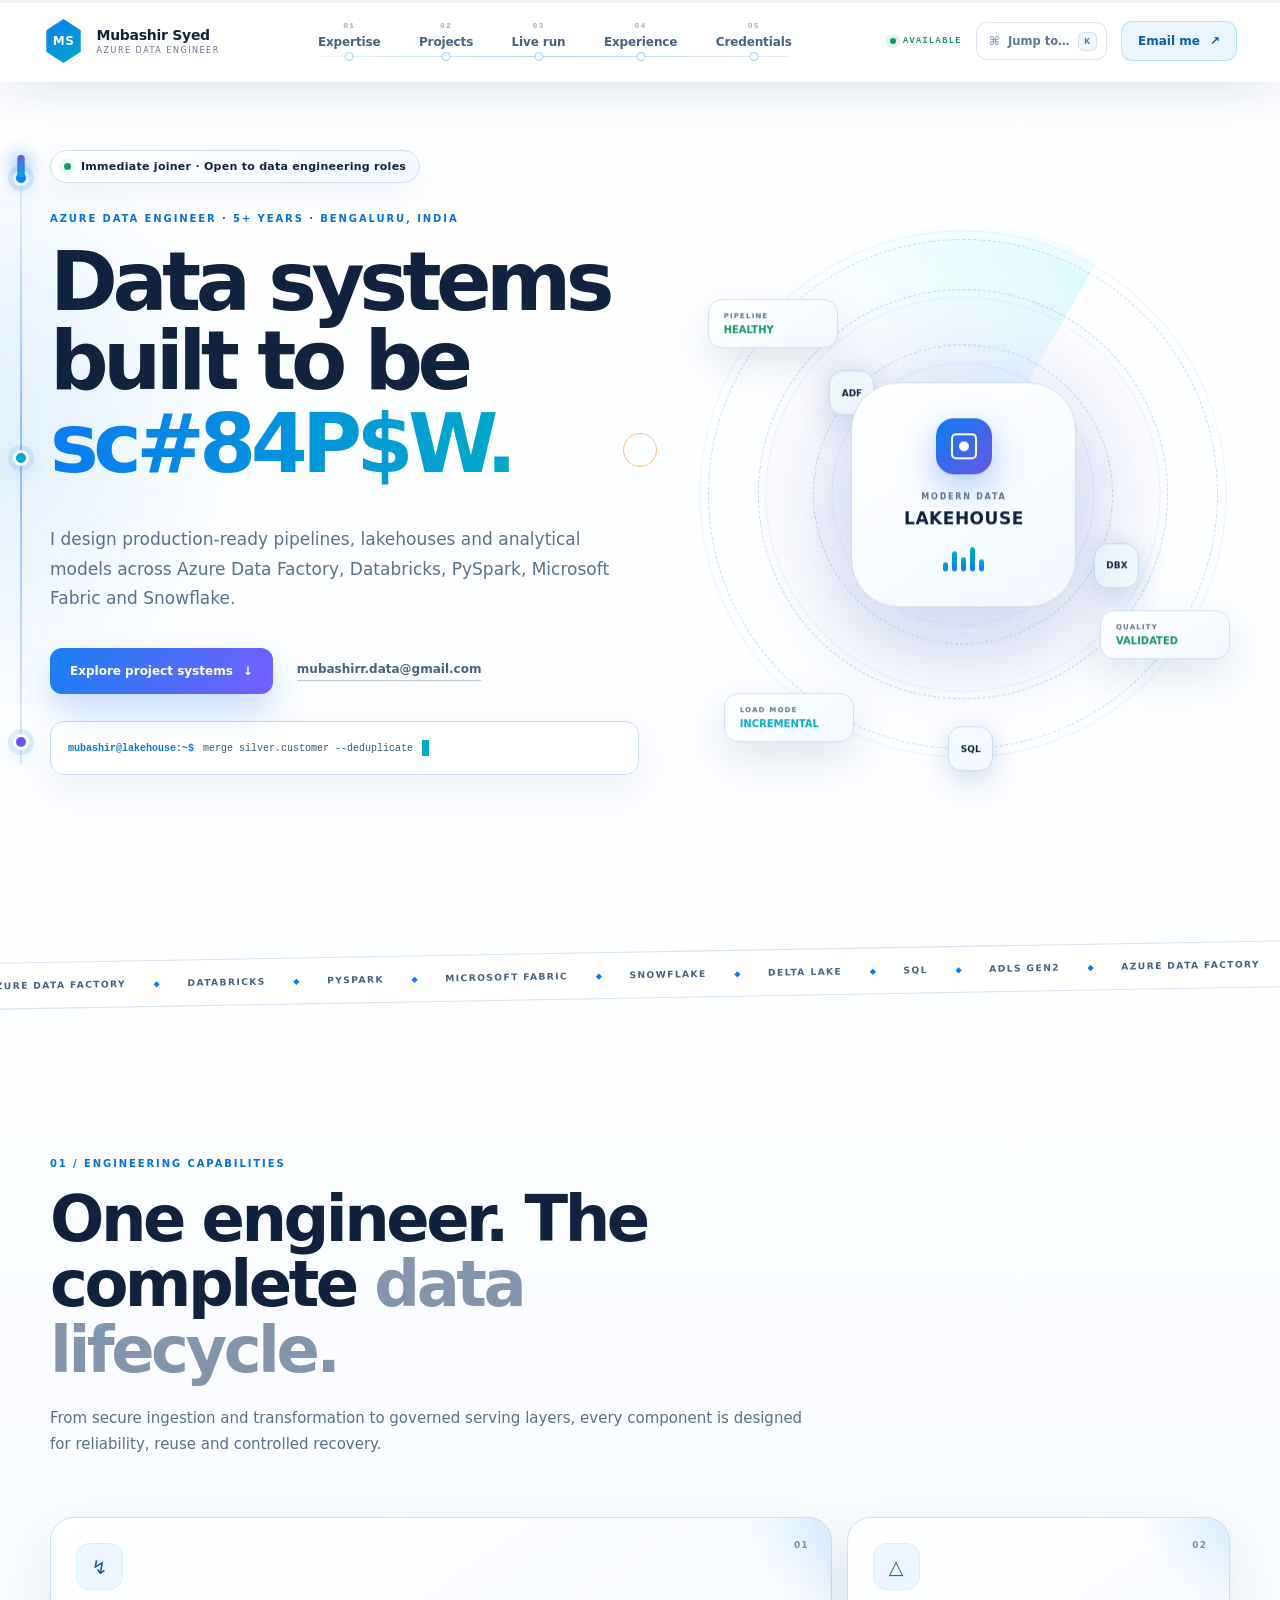
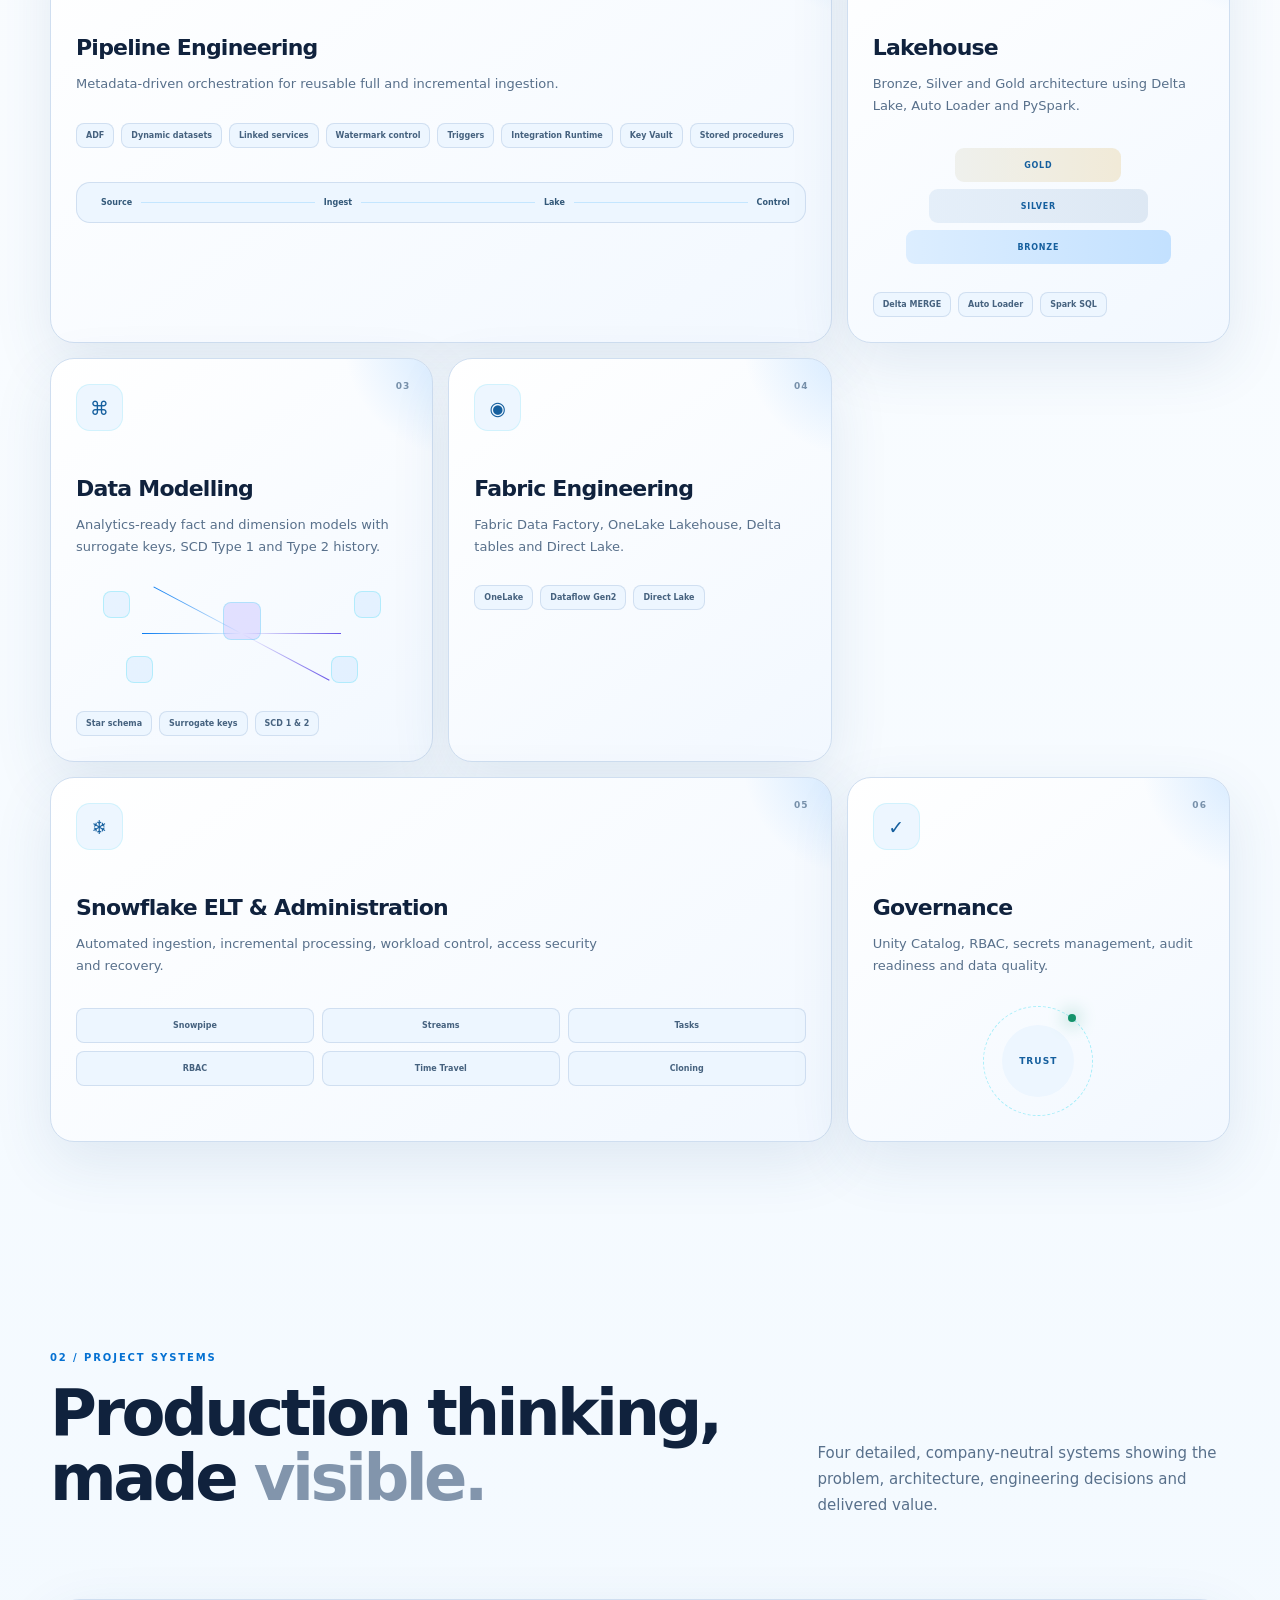
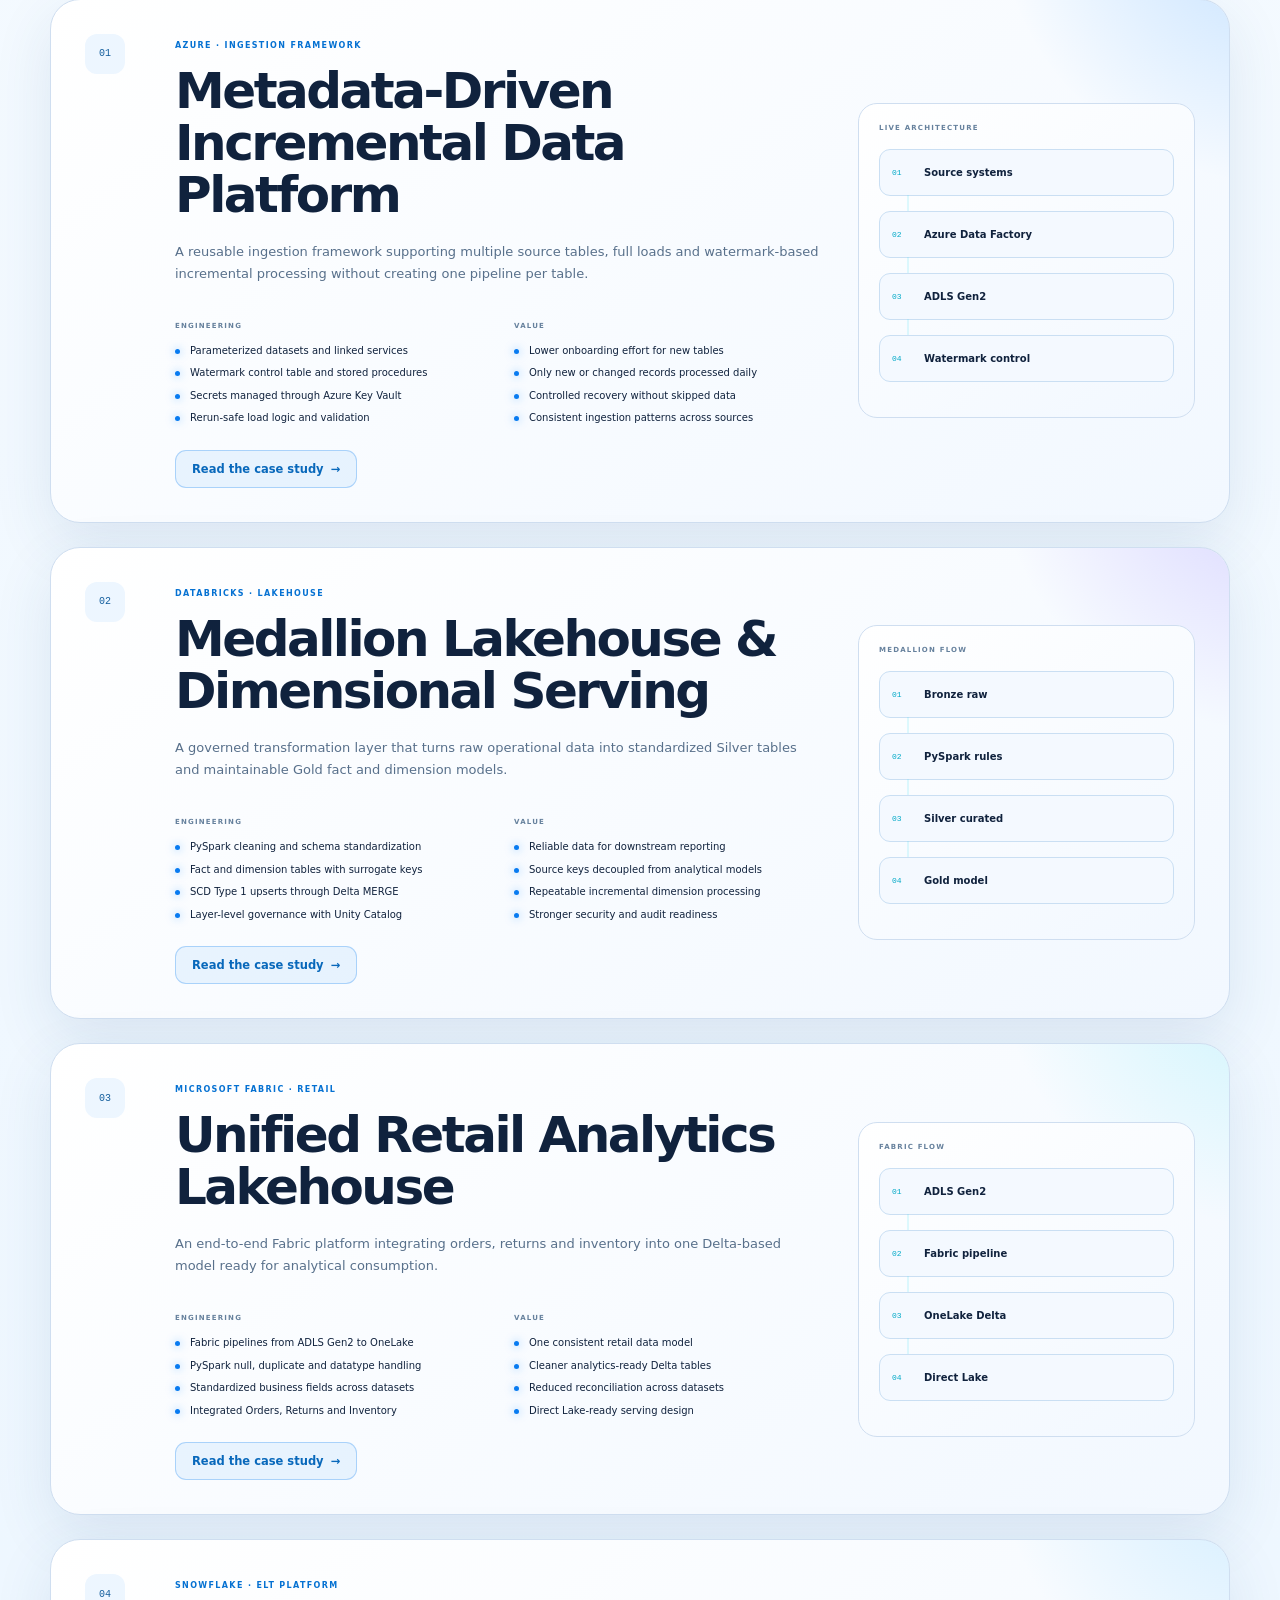
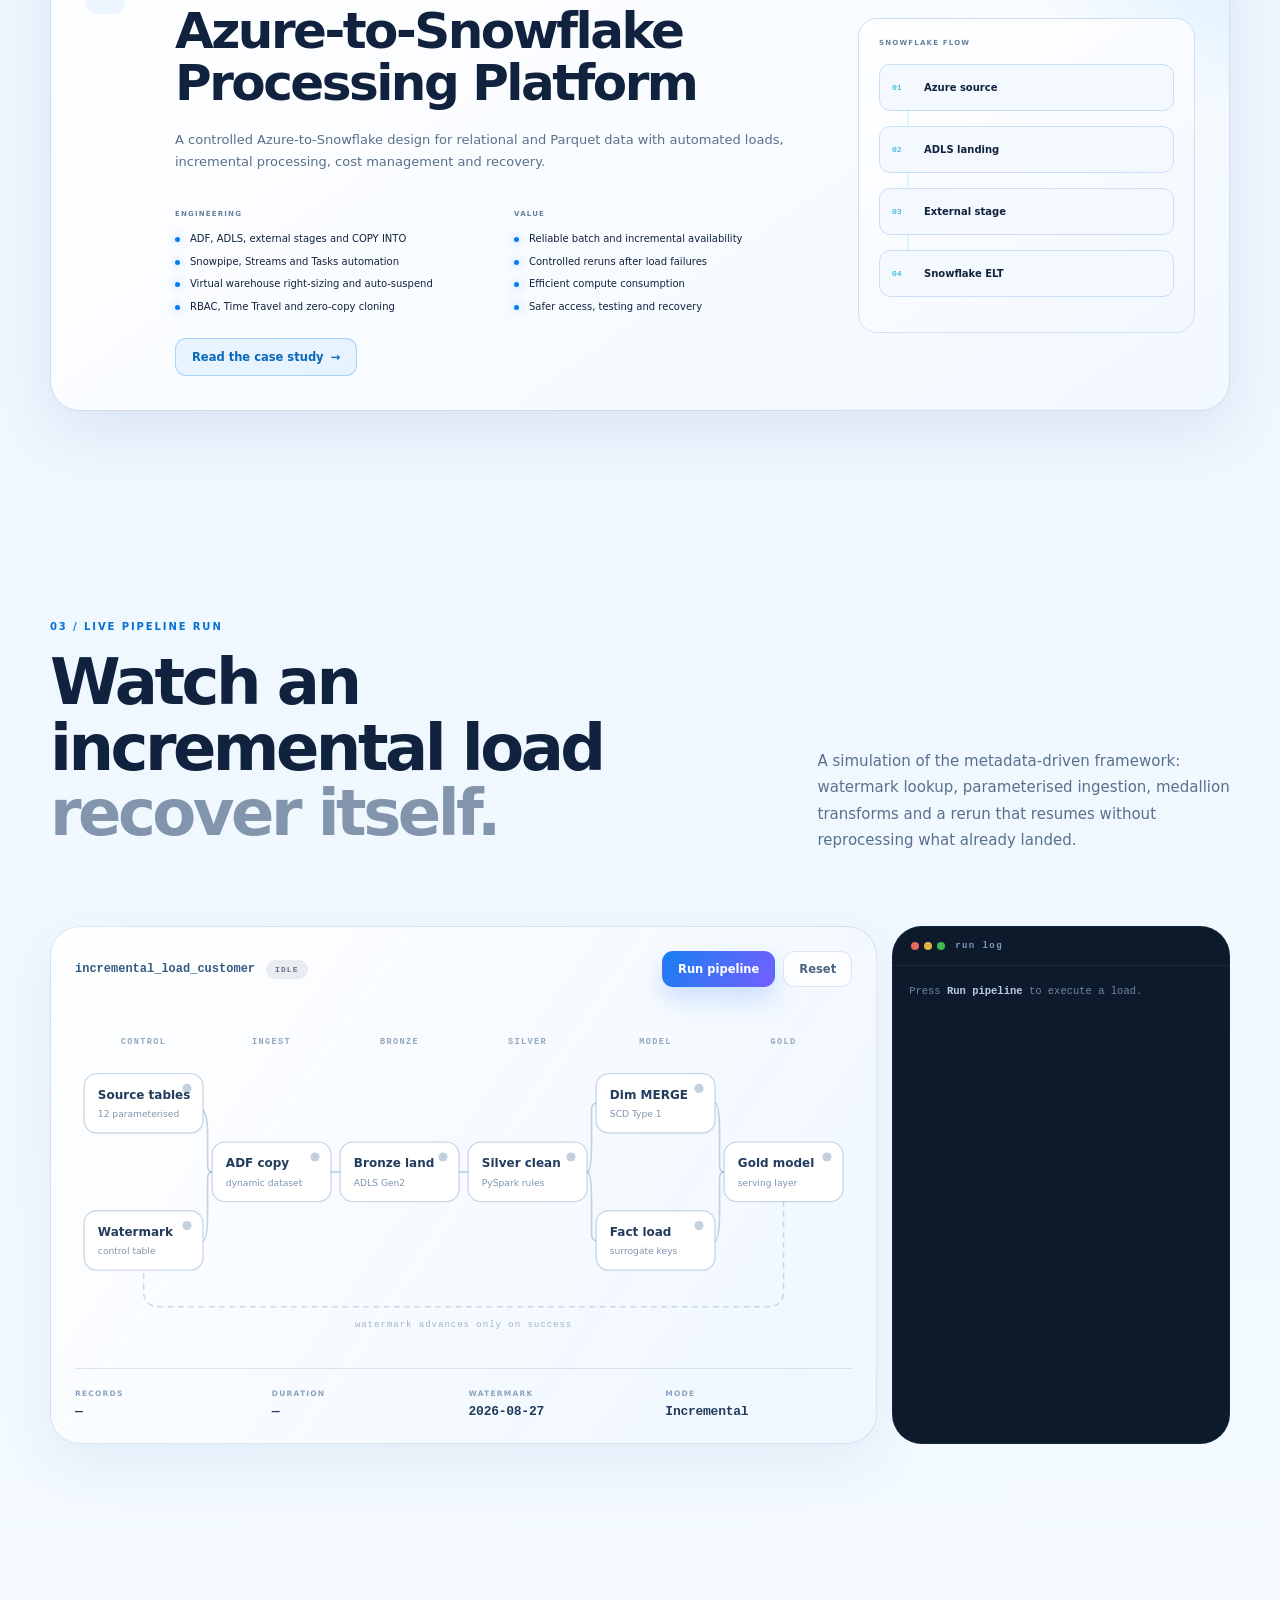
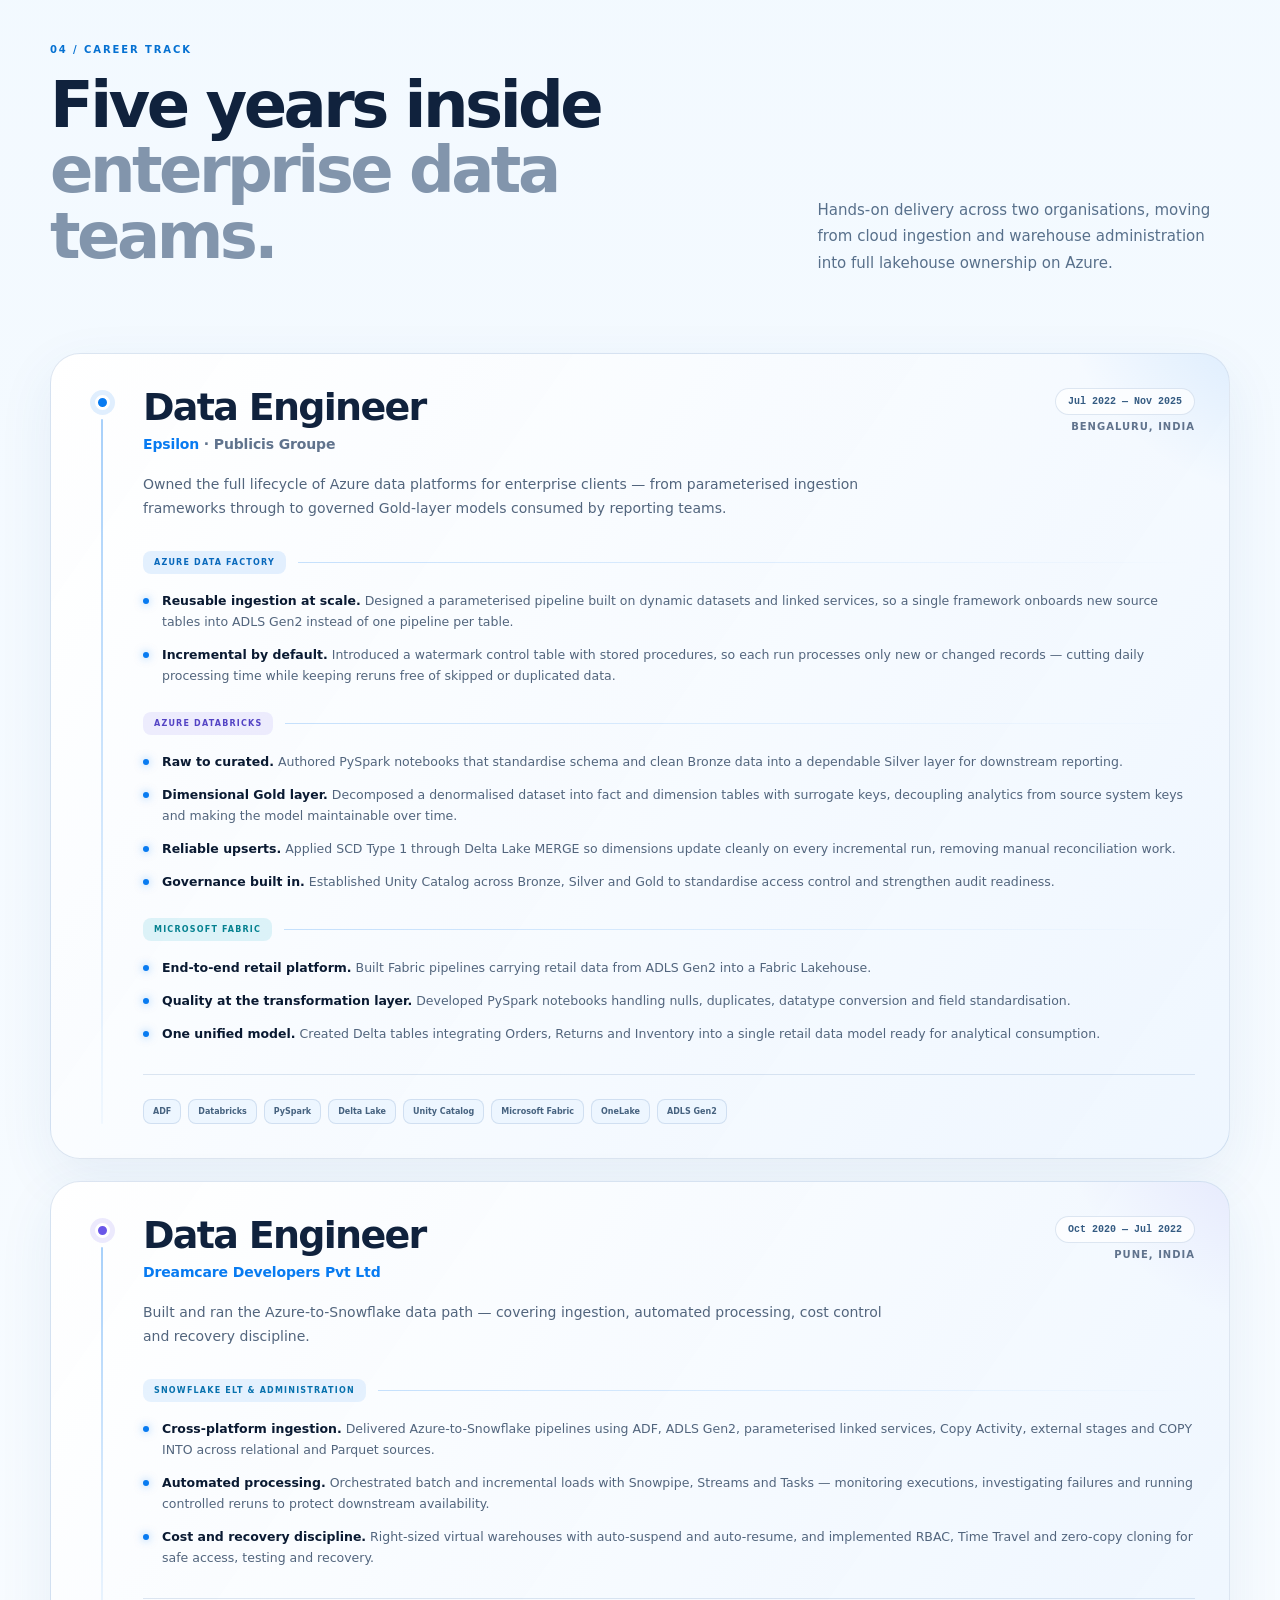
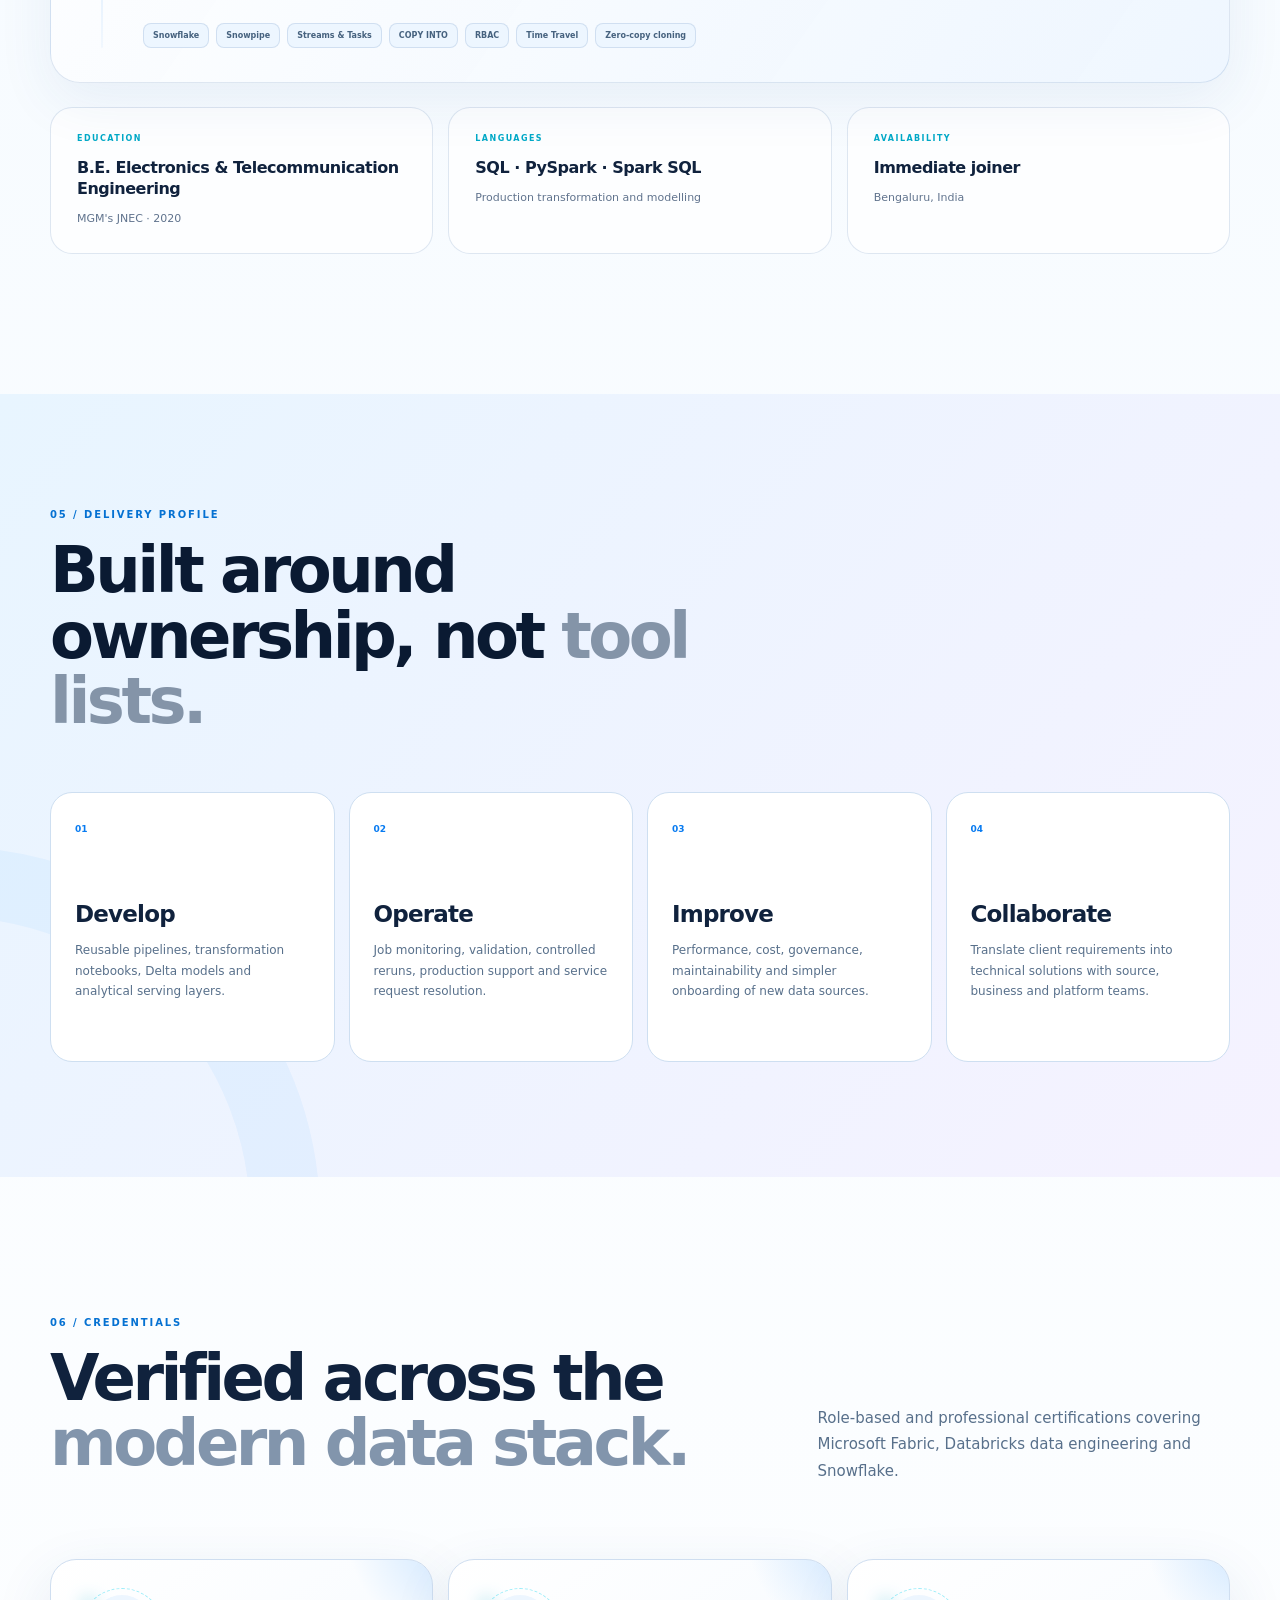
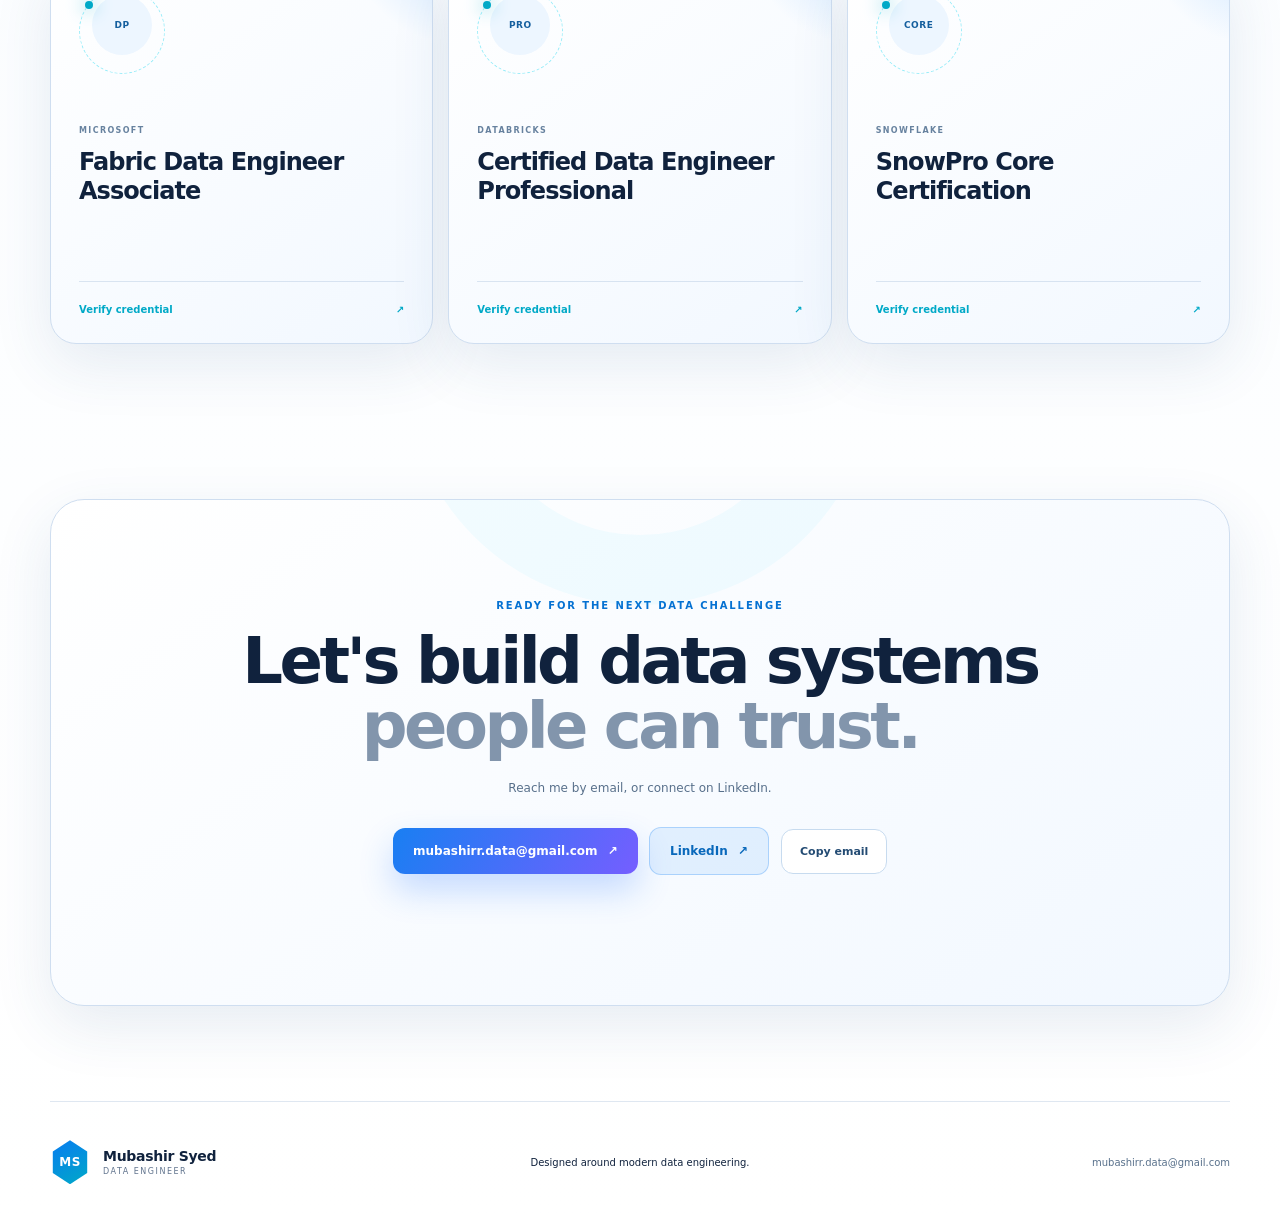
<file: index.html>
<!doctype html>
<html lang="en">
  <head>
    <meta charset="UTF-8" />
    <meta name="viewport" content="width=device-width, initial-scale=1.0" />
    <meta name="description" content="Mubashir Syed - Azure Data Engineer portfolio covering modern cloud pipelines, lakehouse engineering, analytics and data platforms." />
    <meta name="theme-color" content="#f6faff" />
    <meta property="og:type" content="website" />
    <meta property="og:url" content="https://mubashirrsyed.github.io/DATA-ENGINEER/" />
    <meta property="og:title" content="Mubashir Syed | Azure Data Engineer" />
    <meta property="og:description" content="Cloud data engineering, lakehouse architecture, analytics platforms and production-grade pipelines." />
    <meta property="og:image" content="https://mubashirrsyed.github.io/DATA-ENGINEER/og-image-hd.png" />
    <meta property="og:image:secure_url" content="https://mubashirrsyed.github.io/DATA-ENGINEER/og-image-hd.png" />
    <meta property="og:image:type" content="image/png" />
    <meta property="og:image:width" content="2400" />
    <meta property="og:image:height" content="1260" />
    <meta property="og:image:alt" content="Mubashir Syed - Azure Data Engineer portfolio" />
    <meta name="twitter:card" content="summary_large_image" />
    <meta name="twitter:title" content="Mubashir Syed | Azure Data Engineer" />
    <meta name="twitter:description" content="Cloud data engineering, lakehouse architecture, analytics platforms and production-grade pipelines." />
    <meta name="twitter:image" content="https://mubashirrsyed.github.io/DATA-ENGINEER/og-image-hd.png" />
    <title>Mubashir Syed | Data Engineer</title>
    <link rel="stylesheet" href="styles.css?v=11-linkedin" />
    <script src="script.js?v=11-linkedin" defer></script>
  </head>
  <body>
    <div class="boot" id="boot" aria-hidden="true">
      <div class="boot-inner">
        <p class="boot-line"><span class="boot-prompt">mubashir@lakehouse:~$</span> <span class="boot-cmd"></span><span class="boot-cursor">▌</span></p>
        <div class="boot-bar"><span></span></div>
      </div>
    </div>
    <canvas id="network" aria-hidden="true"></canvas>
    <div class="cursor-glow" aria-hidden="true"></div>
    <div class="cursor-ring" aria-hidden="true"></div>
    <div class="scroll-progress" aria-hidden="true"><span></span></div>

    <header class="site-header" id="site-header">
      <a class="identity" href="#top" aria-label="Mubashir Syed home">
        <span class="identity-mark">MS</span>
        <span><strong>Mubashir Syed</strong><small>Azure Data Engineer</small></span>
      </a>
      <nav class="pipeline-nav" aria-label="Main navigation">
        <span class="nav-rail" aria-hidden="true"></span>
        <span class="nav-packet" aria-hidden="true"></span>
        <a href="#expertise"><b>01</b><span class="nav-label">Expertise</span></a>
        <a href="#projects"><b>02</b><span class="nav-label">Projects</span></a>
        <a href="#pipeline"><b>03</b><span class="nav-label">Live run</span></a>
        <a href="#experience"><b>04</b><span class="nav-label">Experience</span></a>
        <a href="#credentials"><b>05</b><span class="nav-label">Credentials</span></a>
      </nav>
      <div class="header-side">
        <span class="header-status" aria-hidden="true"><i></i>AVAILABLE</span>
        <button class="cmdk-trigger" type="button" data-cmdk-open aria-label="Open command palette">
          <span class="cmdk-trigger-ico" aria-hidden="true">⌘</span>
          <span class="cmdk-trigger-txt">Jump to…</span>
          <kbd aria-hidden="true">K</kbd>
        </button>
        <a class="nav-mail" href="mailto:mubashirr.data@gmail.com">Email me <span>↗</span></a>
      </div>
    </header>

    <main>
      <section class="hero" id="top">
        <div class="data-rail" aria-hidden="true">
          <span class="rail-label rail-label-one">INGEST</span>
          <i class="rail-node rail-node-one"></i>
          <span class="rail-label rail-label-two">TRANSFORM</span>
          <i class="rail-node rail-node-two"></i>
          <span class="rail-label rail-label-three">SERVE</span>
          <i class="rail-node rail-node-three"></i>
          <b class="data-packet packet-one"></b>
          <b class="data-packet packet-two"></b>
        </div>
        <div class="hero-copy">
          <div class="availability reveal"><i></i> Immediate joiner · Open to data engineering roles</div>
          <p class="kicker reveal">AZURE DATA ENGINEER · 5+ YEARS · BENGALURU, INDIA</p>
          <h1 class="reveal">
            Data systems built to be
            <span class="gradient-word" id="rotating-word">reliable.</span>
          </h1>
          <p class="hero-lead reveal">
            I design production-ready pipelines, lakehouses and analytical models across Azure Data Factory, Databricks, PySpark, Microsoft Fabric and Snowflake.
          </p>
          <div class="hero-actions reveal">
            <a class="button primary" href="#projects">Explore project systems <span>↓</span></a>
            <a class="email-link" href="mailto:mubashirr.data@gmail.com">mubashirr.data@gmail.com</a>
          </div>
          <div class="command-console reveal" aria-label="Live data pipeline activity">
            <span class="command-prompt">mubashir@lakehouse:~$</span>
            <span id="pipeline-command">run incremental_pipeline --validate</span>
            <i aria-hidden="true"></i>
          </div>
          <div class="metrics reveal" aria-label="Portfolio highlights">
            <div><strong data-count="5" data-suffix="+">5+</strong><span>Years building data platforms</span></div>
            <div><strong data-count="4">4</strong><span>End-to-end project systems</span></div>
            <div><strong data-count="3">3</strong><span>Professional certifications</span></div>
          </div>
        </div>

        <div class="hero-system reveal" aria-label="Animated lakehouse architecture">
          <div class="system-radar"><span></span><span></span><span></span></div>
          <div class="orbit orbit-a"><i class="orbit-node">ADF</i></div>
          <div class="orbit orbit-b"><i class="orbit-node">DBX</i></div>
          <div class="orbit orbit-c"><i class="orbit-node">SQL</i></div>
          <div class="system-core">
            <span class="core-signal"></span>
            <small>MODERN DATA</small>
            <strong>LAKEHOUSE</strong>
            <div class="pulse-bars"><i></i><i></i><i></i><i></i><i></i></div>
          </div>
          <div class="system-chip chip-one"><span>PIPELINE</span><strong>HEALTHY</strong></div>
          <div class="system-chip chip-two"><span>QUALITY</span><strong>VALIDATED</strong></div>
          <div class="system-chip chip-three"><span>LOAD MODE</span><strong>INCREMENTAL</strong></div>
        </div>
      </section>

      <div class="tech-marquee" aria-label="Core technology stack">
        <div class="marquee-track">
          <span>AZURE DATA FACTORY</span><b>◆</b><span>DATABRICKS</span><b>◆</b><span>PYSPARK</span><b>◆</b><span>MICROSOFT FABRIC</span><b>◆</b><span>SNOWFLAKE</span><b>◆</b><span>DELTA LAKE</span><b>◆</b><span>SQL</span><b>◆</b><span>ADLS GEN2</span><b>◆</b>
          <span>AZURE DATA FACTORY</span><b>◆</b><span>DATABRICKS</span><b>◆</b><span>PYSPARK</span><b>◆</b><span>MICROSOFT FABRIC</span><b>◆</b><span>SNOWFLAKE</span><b>◆</b><span>DELTA LAKE</span><b>◆</b><span>SQL</span><b>◆</b><span>ADLS GEN2</span><b>◆</b>
        </div>
      </div>

      <section class="section expertise" id="expertise">
        <div class="section-intro reveal">
          <p class="kicker">01 / ENGINEERING CAPABILITIES</p>
          <h2>One engineer. The complete <span>data lifecycle.</span></h2>
          <p>From secure ingestion and transformation to governed serving layers, every component is designed for reliability, reuse and controlled recovery.</p>
        </div>

        <div class="bento-grid">
          <article class="bento wide reveal tilt-card">
            <div class="card-index">01</div><div class="card-icon">↯</div>
            <h3>Pipeline Engineering</h3>
            <p>Metadata-driven orchestration for reusable full and incremental ingestion.</p>
            <div class="tag-row"><span>ADF</span><span>Dynamic datasets</span><span>Linked services</span><span>Watermark control</span><span>Triggers</span><span>Integration Runtime</span><span>Key Vault</span><span>Stored procedures</span></div>
            <div class="mini-pipeline" aria-hidden="true"><i></i><span>Source</span><em></em><span>Ingest</span><em></em><span>Lake</span><em></em><span>Control</span></div>
          </article>
          <article class="bento reveal tilt-card">
            <div class="card-index">02</div><div class="card-icon">△</div>
            <h3>Lakehouse</h3>
            <p>Bronze, Silver and Gold architecture using Delta Lake, Auto Loader and PySpark.</p>
            <div class="layer-stack" aria-hidden="true"><span>GOLD</span><span>SILVER</span><span>BRONZE</span></div>
            <div class="tag-row"><span>Delta MERGE</span><span>Auto Loader</span><span>Spark SQL</span></div>
          </article>
          <article class="bento reveal tilt-card">
            <div class="card-index">03</div><div class="card-icon">⌘</div>
            <h3>Data Modelling</h3>
            <p>Analytics-ready fact and dimension models with surrogate keys, SCD Type 1 and Type 2 history.</p>
            <div class="model-nodes" aria-hidden="true"><i></i><i></i><i></i><i></i><i></i></div>
            <div class="tag-row"><span>Star schema</span><span>Surrogate keys</span><span>SCD 1 &amp; 2</span></div>
          </article>
          <article class="bento reveal tilt-card">
            <div class="card-index">04</div><div class="card-icon">◉</div>
            <h3>Fabric Engineering</h3>
            <p>Fabric Data Factory, OneLake Lakehouse, Delta tables and Direct Lake.</p>
            <div class="tag-row"><span>OneLake</span><span>Dataflow Gen2</span><span>Direct Lake</span></div>
          </article>
          <article class="bento wide reveal tilt-card">
            <div class="card-index">05</div><div class="card-icon">❄</div>
            <h3>Snowflake ELT & Administration</h3>
            <p>Automated ingestion, incremental processing, workload control, access security and recovery.</p>
            <div class="snow-grid" aria-hidden="true"><span>Snowpipe</span><span>Streams</span><span>Tasks</span><span>RBAC</span><span>Time Travel</span><span>Cloning</span></div>
          </article>
          <article class="bento reveal tilt-card">
            <div class="card-index">06</div><div class="card-icon">✓</div>
            <h3>Governance</h3>
            <p>Unity Catalog, RBAC, secrets management, audit readiness and data quality.</p>
            <div class="governance-ring" aria-hidden="true"><span>TRUST</span></div>
          </article>
        </div>
      </section>

      <section class="section projects" id="projects">
        <div class="section-intro split reveal">
          <div><p class="kicker">02 / PROJECT SYSTEMS</p><h2>Production thinking, made <span>visible.</span></h2></div>
          <p>Four detailed, company-neutral systems showing the problem, architecture, engineering decisions and delivered value.</p>
        </div>

        <div class="project-stack">
          <article class="project reveal" data-project="azure">
            <div class="project-number">01</div>
            <div class="project-main">
              <p class="project-label">AZURE · INGESTION FRAMEWORK</p>
              <h3>Metadata-Driven Incremental Data Platform</h3>
              <p class="project-summary">A reusable ingestion framework supporting multiple source tables, full loads and watermark-based incremental processing without creating one pipeline per table.</p>
              <div class="project-columns">
                <div><small>ENGINEERING</small><ul><li>Parameterized datasets and linked services</li><li>Watermark control table and stored procedures</li><li>Secrets managed through Azure Key Vault</li><li>Rerun-safe load logic and validation</li></ul></div>
                <div><small>VALUE</small><ul><li>Lower onboarding effort for new tables</li><li>Only new or changed records processed daily</li><li>Controlled recovery without skipped data</li><li>Consistent ingestion patterns across sources</li></ul></div>
              </div>
              <a class="project-open" href="case-azure.html">Read the case study <span aria-hidden="true">&#8594;</span></a>
            </div>
            <div class="architecture-panel">
              <p>LIVE ARCHITECTURE</p>
              <div class="flow-node"><span>01</span><strong>Source systems</strong><i></i></div>
              <div class="flow-node"><span>02</span><strong>Azure Data Factory</strong><i></i></div>
              <div class="flow-node"><span>03</span><strong>ADLS Gen2</strong><i></i></div>
              <div class="flow-node"><span>04</span><strong>Watermark control</strong></div>
            </div>
          </article>

          <article class="project reveal" data-project="databricks">
            <div class="project-number">02</div>
            <div class="project-main">
              <p class="project-label">DATABRICKS · LAKEHOUSE</p>
              <h3>Medallion Lakehouse & Dimensional Serving</h3>
              <p class="project-summary">A governed transformation layer that turns raw operational data into standardized Silver tables and maintainable Gold fact and dimension models.</p>
              <div class="project-columns">
                <div><small>ENGINEERING</small><ul><li>PySpark cleaning and schema standardization</li><li>Fact and dimension tables with surrogate keys</li><li>SCD Type 1 upserts through Delta MERGE</li><li>Layer-level governance with Unity Catalog</li></ul></div>
                <div><small>VALUE</small><ul><li>Reliable data for downstream reporting</li><li>Source keys decoupled from analytical models</li><li>Repeatable incremental dimension processing</li><li>Stronger security and audit readiness</li></ul></div>
              </div>
              <a class="project-open" href="case-databricks.html">Read the case study <span aria-hidden="true">&#8594;</span></a>
            </div>
            <div class="architecture-panel">
              <p>MEDALLION FLOW</p>
              <div class="flow-node"><span>01</span><strong>Bronze raw</strong><i></i></div>
              <div class="flow-node"><span>02</span><strong>PySpark rules</strong><i></i></div>
              <div class="flow-node"><span>03</span><strong>Silver curated</strong><i></i></div>
              <div class="flow-node"><span>04</span><strong>Gold model</strong></div>
            </div>
          </article>

          <article class="project reveal" data-project="fabric">
            <div class="project-number">03</div>
            <div class="project-main">
              <p class="project-label">MICROSOFT FABRIC · RETAIL</p>
              <h3>Unified Retail Analytics Lakehouse</h3>
              <p class="project-summary">An end-to-end Fabric platform integrating orders, returns and inventory into one Delta-based model ready for analytical consumption.</p>
              <div class="project-columns">
                <div><small>ENGINEERING</small><ul><li>Fabric pipelines from ADLS Gen2 to OneLake</li><li>PySpark null, duplicate and datatype handling</li><li>Standardized business fields across datasets</li><li>Integrated Orders, Returns and Inventory</li></ul></div>
                <div><small>VALUE</small><ul><li>One consistent retail data model</li><li>Cleaner analytics-ready Delta tables</li><li>Reduced reconciliation across datasets</li><li>Direct Lake-ready serving design</li></ul></div>
              </div>
              <a class="project-open" href="case-fabric.html">Read the case study <span aria-hidden="true">&#8594;</span></a>
            </div>
            <div class="architecture-panel">
              <p>FABRIC FLOW</p>
              <div class="flow-node"><span>01</span><strong>ADLS Gen2</strong><i></i></div>
              <div class="flow-node"><span>02</span><strong>Fabric pipeline</strong><i></i></div>
              <div class="flow-node"><span>03</span><strong>OneLake Delta</strong><i></i></div>
              <div class="flow-node"><span>04</span><strong>Direct Lake</strong></div>
            </div>
          </article>

          <article class="project reveal" data-project="snowflake">
            <div class="project-number">04</div>
            <div class="project-main">
              <p class="project-label">SNOWFLAKE · ELT PLATFORM</p>
              <h3>Azure-to-Snowflake Processing Platform</h3>
              <p class="project-summary">A controlled Azure-to-Snowflake design for relational and Parquet data with automated loads, incremental processing, cost management and recovery.</p>
              <div class="project-columns">
                <div><small>ENGINEERING</small><ul><li>ADF, ADLS, external stages and COPY INTO</li><li>Snowpipe, Streams and Tasks automation</li><li>Virtual warehouse right-sizing and auto-suspend</li><li>RBAC, Time Travel and zero-copy cloning</li></ul></div>
                <div><small>VALUE</small><ul><li>Reliable batch and incremental availability</li><li>Controlled reruns after load failures</li><li>Efficient compute consumption</li><li>Safer access, testing and recovery</li></ul></div>
              </div>
              <a class="project-open" href="case-snowflake.html">Read the case study <span aria-hidden="true">&#8594;</span></a>
            </div>
            <div class="architecture-panel">
              <p>SNOWFLAKE FLOW</p>
              <div class="flow-node"><span>01</span><strong>Azure source</strong><i></i></div>
              <div class="flow-node"><span>02</span><strong>ADLS landing</strong><i></i></div>
              <div class="flow-node"><span>03</span><strong>External stage</strong><i></i></div>
              <div class="flow-node"><span>04</span><strong>Snowflake ELT</strong></div>
            </div>
          </article>
        </div>
      </section>

      <section class="section pipeline-lab" id="pipeline">
        <div class="section-intro split reveal">
          <div><p class="kicker">03 / LIVE PIPELINE RUN</p><h2>Watch an incremental load <span>recover itself.</span></h2></div>
          <p>A simulation of the metadata-driven framework: watermark lookup, parameterised ingestion, medallion transforms and a rerun that resumes without reprocessing what already landed.</p>
        </div>

        <div class="lab reveal">
          <div class="lab-stage">
            <div class="lab-bar">
              <div class="lab-run">
                <span class="lab-run-name">incremental_load_customer</span>
                <span class="lab-badge" id="lab-state" data-state="idle">IDLE</span>
              </div>
              <div class="lab-controls">
                <button class="lab-btn primary" type="button" id="lab-play">Run pipeline</button>
                <button class="lab-btn" type="button" id="lab-reset">Reset</button>
              </div>
            </div>

            <svg class="dag" viewBox="0 0 680 300" role="img" aria-labelledby="dag-t dag-d">
              <title id="dag-t">Incremental load pipeline graph</title>
              <desc id="dag-d">Eight tasks from watermark lookup and source ingestion through Bronze, Silver, dimension and fact loads into a Gold model, with a feedback edge that advances the watermark only after the run succeeds.</desc>

              <g class="dag-stages">
                <text x="60" y="34">CONTROL</text>
                <text x="172" y="34">INGEST</text>
                <text x="284" y="34">BRONZE</text>
                <text x="396" y="34">SILVER</text>
                <text x="508" y="34">MODEL</text>
                <text x="620" y="34">GOLD</text>
              </g>

              <g class="dag-edges" fill="none">
                <path class="e" data-edge="copy" d="M112,86 H100 Q116,86 116,110 V140 Q116,146 120,146"/>
                <path class="e" data-edge="copy" d="M112,206 Q116,206 116,182 V152 Q116,146 120,146"/>
                <path class="e" data-edge="bronze" d="M224,146 H232"/>
                <path class="e" data-edge="silver" d="M336,146 H344"/>
                <path class="e" data-edge="dim" d="M448,146 Q452,146 452,120 V92 Q452,86 456,86"/>
                <path class="e" data-edge="fact" d="M448,146 Q452,146 452,172 V200 Q452,206 456,206"/>
                <path class="e" data-edge="gold" d="M560,86 Q564,86 564,112 V140 Q564,146 568,146"/>
                <path class="e" data-edge="gold" d="M560,206 Q564,206 564,180 V152 Q564,146 568,146"/>
                <path class="e feedback" data-edge="commit" d="M620,172 V250 Q620,264 606,264 H74 Q60,264 60,250 V232"/>
              </g>

              <g class="dag-nodes">
                <g class="n" data-node="src" transform="translate(8,60)">
                  <rect width="104" height="52" rx="11"/>
                  <circle class="n-dot" cx="90" cy="13" r="4"/>
                  <text class="n-t" x="12" y="22">Source tables</text>
                  <text class="n-s" x="12" y="38">12 parameterised</text>
                </g>
                <g class="n" data-node="wm" transform="translate(8,180)">
                  <rect width="104" height="52" rx="11"/>
                  <circle class="n-dot" cx="90" cy="13" r="4"/>
                  <text class="n-t" x="12" y="22">Watermark</text>
                  <text class="n-s" x="12" y="38">control table</text>
                </g>
                <g class="n" data-node="copy" transform="translate(120,120)">
                  <rect width="104" height="52" rx="11"/>
                  <circle class="n-dot" cx="90" cy="13" r="4"/>
                  <text class="n-t" x="12" y="22">ADF copy</text>
                  <text class="n-s" x="12" y="38">dynamic dataset</text>
                </g>
                <g class="n" data-node="bronze" transform="translate(232,120)">
                  <rect width="104" height="52" rx="11"/>
                  <circle class="n-dot" cx="90" cy="13" r="4"/>
                  <text class="n-t" x="12" y="22">Bronze land</text>
                  <text class="n-s" x="12" y="38">ADLS Gen2</text>
                </g>
                <g class="n" data-node="silver" transform="translate(344,120)">
                  <rect width="104" height="52" rx="11"/>
                  <circle class="n-dot" cx="90" cy="13" r="4"/>
                  <text class="n-t" x="12" y="22">Silver clean</text>
                  <text class="n-s" x="12" y="38">PySpark rules</text>
                </g>
                <g class="n" data-node="dim" transform="translate(456,60)">
                  <rect width="104" height="52" rx="11"/>
                  <circle class="n-dot" cx="90" cy="13" r="4"/>
                  <text class="n-t" x="12" y="22">Dim MERGE</text>
                  <text class="n-s" x="12" y="38">SCD Type 1</text>
                </g>
                <g class="n" data-node="fact" transform="translate(456,180)">
                  <rect width="104" height="52" rx="11"/>
                  <circle class="n-dot" cx="90" cy="13" r="4"/>
                  <text class="n-t" x="12" y="22">Fact load</text>
                  <text class="n-s" x="12" y="38">surrogate keys</text>
                </g>
                <g class="n" data-node="gold" transform="translate(568,120)">
                  <rect width="104" height="52" rx="11"/>
                  <circle class="n-dot" cx="90" cy="13" r="4"/>
                  <text class="n-t" x="12" y="22">Gold model</text>
                  <text class="n-s" x="12" y="38">serving layer</text>
                </g>
              </g>

              <text class="dag-commit" x="340" y="282">watermark advances only on success</text>
            </svg>

            <div class="lab-metrics">
              <div><small>RECORDS</small><strong id="lab-rows">—</strong></div>
              <div><small>DURATION</small><strong id="lab-dur">—</strong></div>
              <div><small>WATERMARK</small><strong id="lab-wm">2026-08-27</strong></div>
              <div><small>MODE</small><strong id="lab-mode">Incremental</strong></div>
            </div>
          </div>

          <div class="lab-console">
            <div class="lab-console-head">
              <span class="lab-dots" aria-hidden="true"><i></i><i></i><i></i></span>
              <span>run log</span>
            </div>
            <ol class="lab-log" id="lab-log" role="log" aria-live="polite" aria-label="Pipeline run log">
              <li class="log-hint">Press <b>Run pipeline</b> to execute a load.</li>
            </ol>
          </div>
        </div>
      </section>

      <section class="section experience" id="experience">
        <div class="section-intro split reveal">
          <div><p class="kicker">04 / CAREER TRACK</p><h2>Five years inside <span>enterprise data teams.</span></h2></div>
          <p>Hands-on delivery across two organisations, moving from cloud ingestion and warehouse administration into full lakehouse ownership on Azure.</p>
        </div>

        <div class="timeline">
          <article class="role reveal" data-role="epsilon">
            <div class="role-rail" aria-hidden="true"><i class="role-dot"></i><i class="role-line"></i></div>
            <div class="role-body">
              <div class="role-head">
                <div>
                  <h3>Data Engineer</h3>
                  <p class="role-org">Epsilon <span>· Publicis Groupe</span></p>
                </div>
                <div class="role-meta">
                  <span class="role-period">Jul 2022 — Nov 2025</span>
                  <span class="role-place">Bengaluru, India</span>
                </div>
              </div>
              <p class="role-lead">Owned the full lifecycle of Azure data platforms for enterprise clients — from parameterised ingestion frameworks through to governed Gold-layer models consumed by reporting teams.</p>

              <div class="role-tracks">
                <div class="track">
                  <div class="track-head"><span class="track-tag azure">AZURE DATA FACTORY</span></div>
                  <ul>
                    <li><strong>Reusable ingestion at scale.</strong> Designed a parameterised pipeline built on dynamic datasets and linked services, so a single framework onboards new source tables into ADLS Gen2 instead of one pipeline per table.</li>
                    <li><strong>Incremental by default.</strong> Introduced a watermark control table with stored procedures, so each run processes only new or changed records — cutting daily processing time while keeping reruns free of skipped or duplicated data.</li>
                  </ul>
                </div>

                <div class="track">
                  <div class="track-head"><span class="track-tag databricks">AZURE DATABRICKS</span></div>
                  <ul>
                    <li><strong>Raw to curated.</strong> Authored PySpark notebooks that standardise schema and clean Bronze data into a dependable Silver layer for downstream reporting.</li>
                    <li><strong>Dimensional Gold layer.</strong> Decomposed a denormalised dataset into fact and dimension tables with surrogate keys, decoupling analytics from source system keys and making the model maintainable over time.</li>
                    <li><strong>Reliable upserts.</strong> Applied SCD Type 1 through Delta Lake MERGE so dimensions update cleanly on every incremental run, removing manual reconciliation work.</li>
                    <li><strong>Governance built in.</strong> Established Unity Catalog across Bronze, Silver and Gold to standardise access control and strengthen audit readiness.</li>
                  </ul>
                </div>

                <div class="track">
                  <div class="track-head"><span class="track-tag fabric">MICROSOFT FABRIC</span></div>
                  <ul>
                    <li><strong>End-to-end retail platform.</strong> Built Fabric pipelines carrying retail data from ADLS Gen2 into a Fabric Lakehouse.</li>
                    <li><strong>Quality at the transformation layer.</strong> Developed PySpark notebooks handling nulls, duplicates, datatype conversion and field standardisation.</li>
                    <li><strong>One unified model.</strong> Created Delta tables integrating Orders, Returns and Inventory into a single retail data model ready for analytical consumption.</li>
                  </ul>
                </div>
              </div>

              <div class="tag-row role-stack"><span>ADF</span><span>Databricks</span><span>PySpark</span><span>Delta Lake</span><span>Unity Catalog</span><span>Microsoft Fabric</span><span>OneLake</span><span>ADLS Gen2</span></div>
            </div>
          </article>

          <article class="role reveal" data-role="dreamcare">
            <div class="role-rail" aria-hidden="true"><i class="role-dot"></i><i class="role-line"></i></div>
            <div class="role-body">
              <div class="role-head">
                <div>
                  <h3>Data Engineer</h3>
                  <p class="role-org">Dreamcare Developers Pvt Ltd</p>
                </div>
                <div class="role-meta">
                  <span class="role-period">Oct 2020 — Jul 2022</span>
                  <span class="role-place">Pune, India</span>
                </div>
              </div>
              <p class="role-lead">Built and ran the Azure-to-Snowflake data path — covering ingestion, automated processing, cost control and recovery discipline.</p>

              <div class="role-tracks">
                <div class="track">
                  <div class="track-head"><span class="track-tag snowflake">SNOWFLAKE ELT &amp; ADMINISTRATION</span></div>
                  <ul>
                    <li><strong>Cross-platform ingestion.</strong> Delivered Azure-to-Snowflake pipelines using ADF, ADLS Gen2, parameterised linked services, Copy Activity, external stages and COPY INTO across relational and Parquet sources.</li>
                    <li><strong>Automated processing.</strong> Orchestrated batch and incremental loads with Snowpipe, Streams and Tasks — monitoring executions, investigating failures and running controlled reruns to protect downstream availability.</li>
                    <li><strong>Cost and recovery discipline.</strong> Right-sized virtual warehouses with auto-suspend and auto-resume, and implemented RBAC, Time Travel and zero-copy cloning for safe access, testing and recovery.</li>
                  </ul>
                </div>
              </div>

              <div class="tag-row role-stack"><span>Snowflake</span><span>Snowpipe</span><span>Streams &amp; Tasks</span><span>COPY INTO</span><span>RBAC</span><span>Time Travel</span><span>Zero-copy cloning</span></div>
            </div>
          </article>
        </div>

        <div class="education-strip reveal">
          <div class="edu-item">
            <small>EDUCATION</small>
            <strong>B.E. Electronics &amp; Telecommunication Engineering</strong>
            <span>MGM's JNEC · 2020</span>
          </div>
          <div class="edu-item">
            <small>LANGUAGES</small>
            <strong>SQL · PySpark · Spark SQL</strong>
            <span>Production transformation and modelling</span>
          </div>
          <div class="edu-item">
            <small>AVAILABILITY</small>
            <strong>Immediate joiner</strong>
            <span>Bengaluru, India</span>
          </div>
        </div>
      </section>

      <section class="delivery-section">
        <div class="delivery-inner">
          <div class="section-intro reveal"><p class="kicker">05 / DELIVERY PROFILE</p><h2>Built around ownership, not <span>tool lists.</span></h2></div>
          <div class="delivery-grid">
            <article class="reveal"><span>01</span><h3>Develop</h3><p>Reusable pipelines, transformation notebooks, Delta models and analytical serving layers.</p></article>
            <article class="reveal"><span>02</span><h3>Operate</h3><p>Job monitoring, validation, controlled reruns, production support and service request resolution.</p></article>
            <article class="reveal"><span>03</span><h3>Improve</h3><p>Performance, cost, governance, maintainability and simpler onboarding of new data sources.</p></article>
            <article class="reveal"><span>04</span><h3>Collaborate</h3><p>Translate client requirements into technical solutions with source, business and platform teams.</p></article>
          </div>
        </div>
      </section>

      <section class="section credentials" id="credentials">
        <div class="section-intro split reveal">
          <div><p class="kicker">06 / CREDENTIALS</p><h2>Verified across the <span>modern data stack.</span></h2></div>
          <p>Role-based and professional certifications covering Microsoft Fabric, Databricks data engineering and Snowflake.</p>
        </div>
        <div class="credential-grid">
          <a class="credential reveal" href="https://learn.microsoft.com/en-us/users/naqshabandisyedmubashiruddinlaeequ-3862/credentials/b01b3e2f0067073f" target="_blank" rel="noreferrer"><div class="credential-seal"><span>DP</span><i></i></div><small>MICROSOFT</small><h3>Fabric Data Engineer Associate</h3><p>Verify credential <b>↗</b></p></a>
          <a class="credential reveal" href="https://credentials.databricks.com/cf3c2d31-658e-4b5c-8b49-272cedec5c6d" target="_blank" rel="noreferrer"><div class="credential-seal"><span>PRO</span><i></i></div><small>DATABRICKS</small><h3>Certified Data Engineer Professional</h3><p>Verify credential <b>↗</b></p></a>
          <a class="credential reveal" href="https://achieve.snowflake.com/68e382fc-021b-465d-8d12-8744e63a7e2b" target="_blank" rel="noreferrer"><div class="credential-seal"><span>CORE</span><i></i></div><small>SNOWFLAKE</small><h3>SnowPro Core Certification</h3><p>Verify credential <b>↗</b></p></a>
        </div>
      </section>

      <section class="contact-section" id="contact">
        <div class="contact-orb" aria-hidden="true"></div>
        <p class="kicker reveal">READY FOR THE NEXT DATA CHALLENGE</p>
        <h2 class="reveal">Let&apos;s build data systems<br /><span>people can trust.</span></h2>
        <p class="reveal">Reach me by email, or connect on LinkedIn.</p>
        <div class="contact-actions reveal">
          <a class="button primary" href="mailto:mubashirr.data@gmail.com">mubashirr.data@gmail.com <span>↗</span></a>
          <a class="button linkedin" href="https://www.linkedin.com/in/mubashir-syed-data-engineer" target="_blank" rel="noreferrer">LinkedIn <span>↗</span></a>
          <button class="copy-button" type="button" data-email="mubashirr.data@gmail.com">Copy email</button>
        </div>
        <div class="copy-status" role="status" aria-live="polite"></div>
      </section>
    </main>

    <div class="cmdk" id="cmdk" hidden>
      <div class="cmdk-scrim" data-cmdk-close></div>
      <div class="cmdk-panel" role="dialog" aria-modal="true" aria-labelledby="cmdk-label">
        <h2 id="cmdk-label" class="cmdk-sr">Command palette</h2>
        <div class="cmdk-field">
          <span class="cmdk-search" aria-hidden="true"></span>
          <input id="cmdk-input" type="text" autocomplete="off" spellcheck="false" placeholder="Search sections, projects, credentials…" aria-controls="cmdk-list" aria-expanded="true" role="combobox" />
          <kbd class="cmdk-esc">ESC</kbd>
        </div>
        <div class="cmdk-list" id="cmdk-list" role="listbox" aria-label="Results"></div>
        <div class="cmdk-foot">
          <span><kbd>↑</kbd><kbd>↓</kbd> navigate</span>
          <span><kbd>↵</kbd> select</span>
          <span class="cmdk-foot-brand">mubashir@lakehouse</span>
        </div>
      </div>
    </div>

    <footer>
      <a class="identity" href="#top"><span class="identity-mark">MS</span><span><strong>Mubashir Syed</strong><small>Data Engineer</small></span></a>
      <p>Designed around modern data engineering.</p>
      <a href="mailto:mubashirr.data@gmail.com">mubashirr.data@gmail.com</a>
    </footer>
  </body>
</html>
</file>
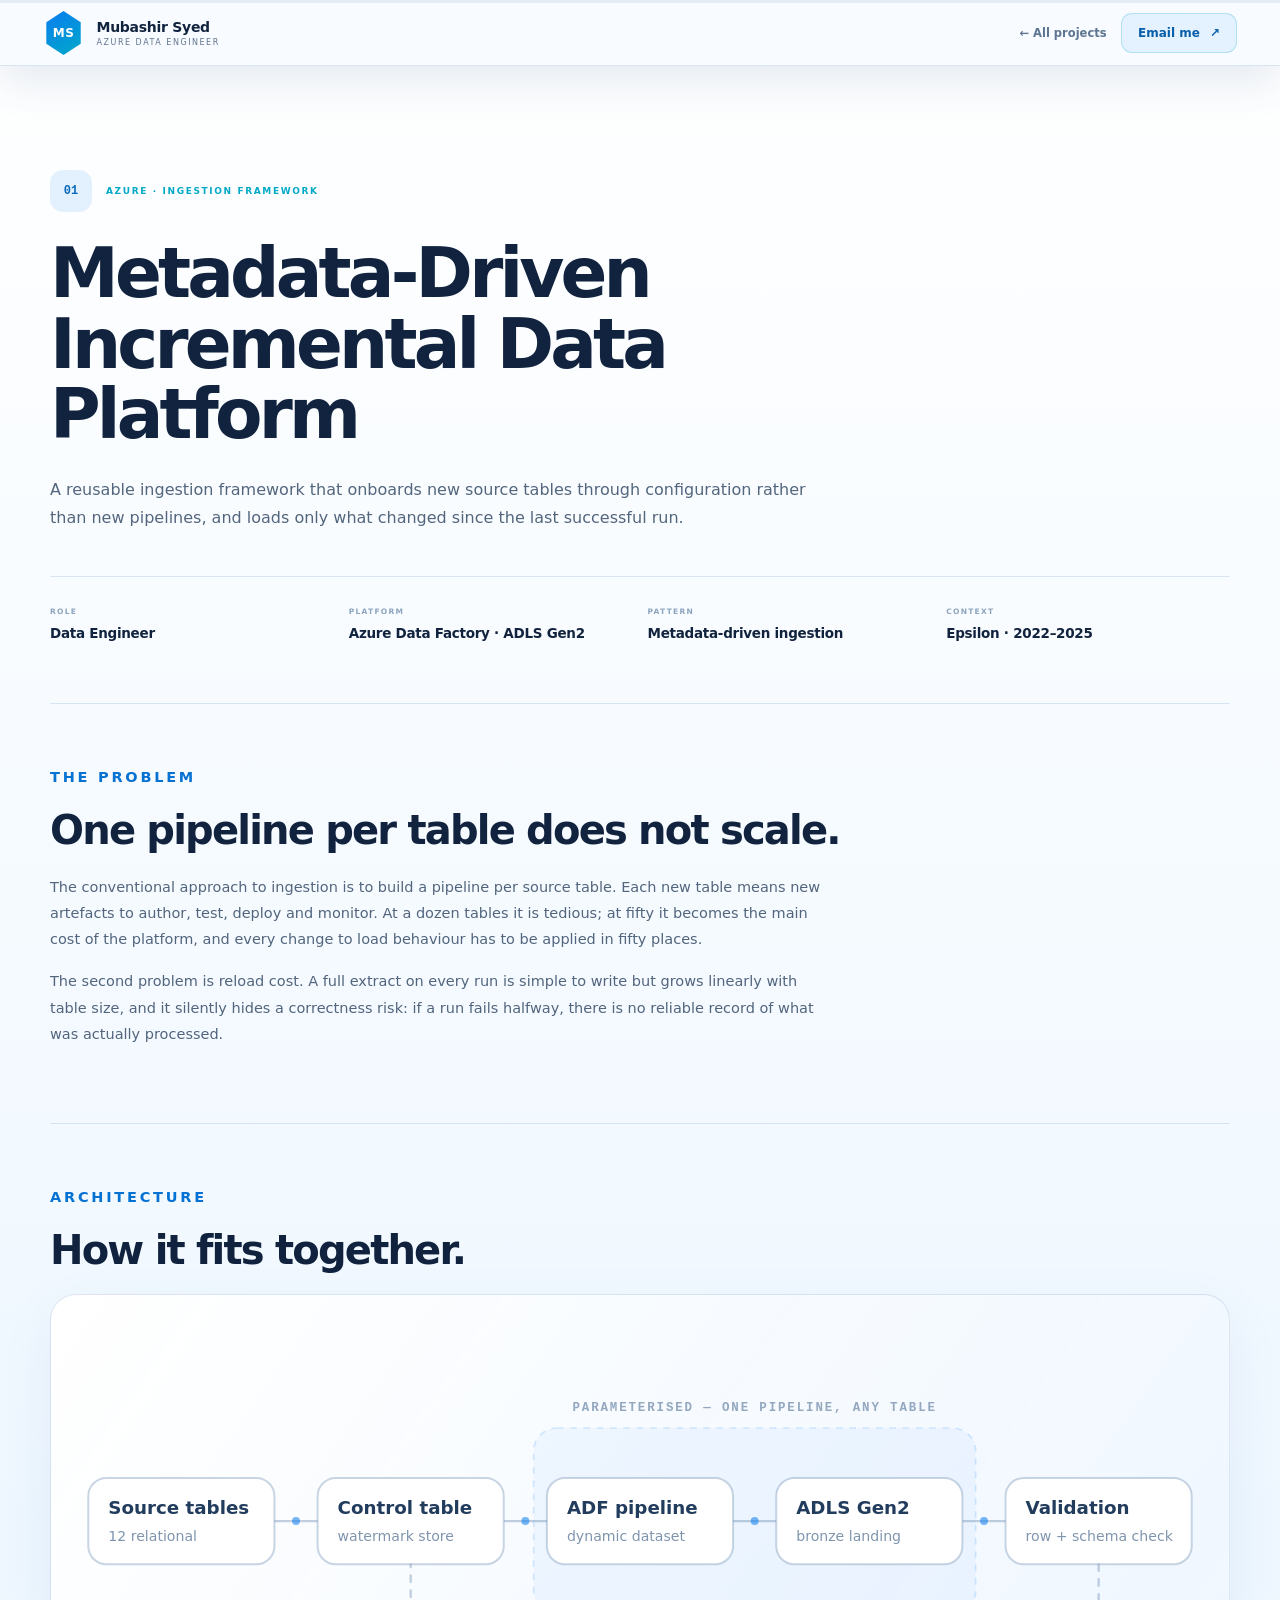
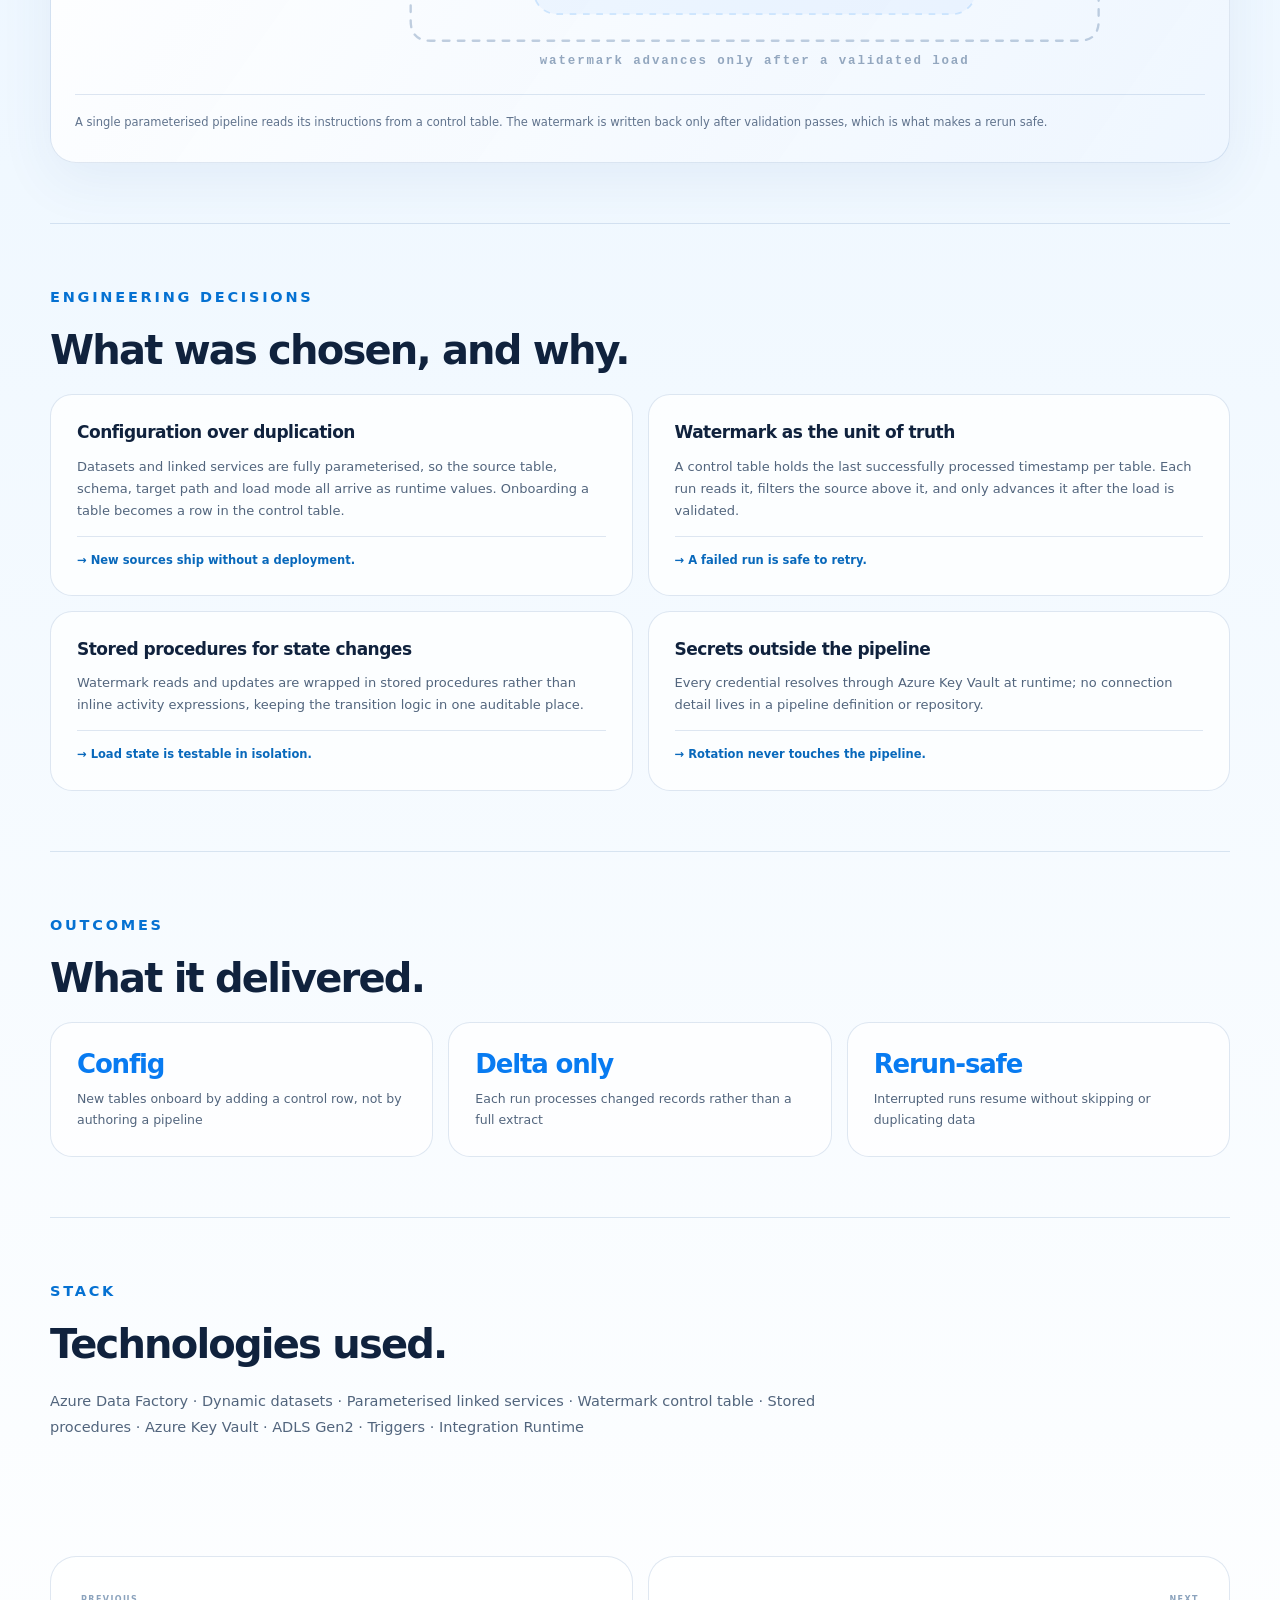
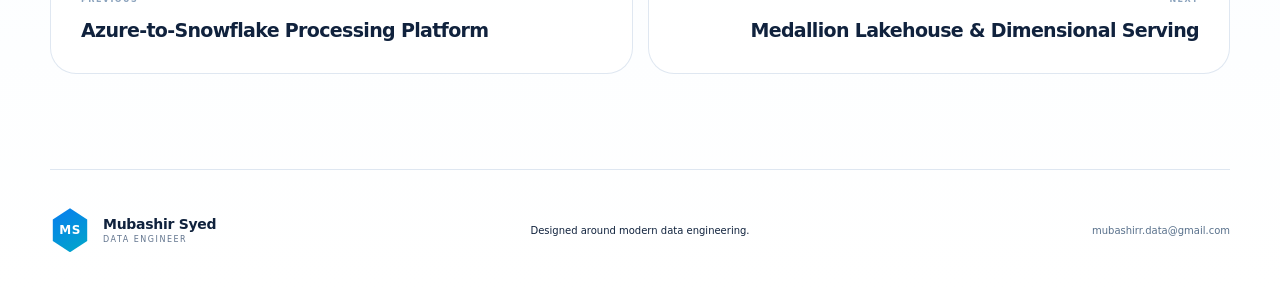
<file: case-azure.html>
<!doctype html>
<html lang="en">
  <head>
    <meta charset="UTF-8" />
    <meta name="viewport" content="width=device-width, initial-scale=1.0" />
    <meta name="description" content="A reusable ingestion framework that onboards new source tables through configuration rather than new pipelines, and loads only what changed since the last " />
    <meta name="theme-color" content="#f6faff" />
    <meta property="og:type" content="article" />
    <meta property="og:title" content="Metadata-Driven Incremental Data Platform | Mubashir Syed" />
    <meta property="og:description" content="A reusable ingestion framework that onboards new source tables through configuration rather than new pipelines, and loads only what changed since the last " />
    <meta property="og:image" content="https://mubashirrsyed.github.io/DATA-ENGINEER/og-image-hd.png" />
    <meta name="twitter:card" content="summary_large_image" />
    <title>Metadata-Driven Incremental Data Platform | Mubashir Syed</title>
    <link rel="stylesheet" href="styles.css?v=11-linkedin" />
  </head>
  <body>
    <div class="scroll-progress" aria-hidden="true"><span></span></div>
    <header class="site-header scrolled" id="site-header">
      <a class="identity" href="index.html#top" aria-label="Mubashir Syed home">
        <span class="identity-mark">MS</span>
        <span><strong>Mubashir Syed</strong><small>Azure Data Engineer</small></span>
      </a>
      <div class="header-side">
        <a class="case-back" href="index.html#projects">&#8592; All projects</a>
        <a class="nav-mail" href="mailto:mubashirr.data@gmail.com">Email me <span>&#8599;</span></a>
      </div>
    </header>
    <main>

      <section class="case-hero">
        <div class="case-eyebrow"><span class="case-num">01</span><span class="case-tag">AZURE · INGESTION FRAMEWORK</span></div>
        <h1>Metadata-Driven Incremental Data Platform</h1>
        <p class="case-lead">A reusable ingestion framework that onboards new source tables through configuration rather than new pipelines, and loads only what changed since the last successful run.</p>

        <div class="case-meta">
          <div><small>ROLE</small><strong>Data Engineer</strong></div>
          <div><small>PLATFORM</small><strong>Azure Data Factory · ADLS Gen2</strong></div>
          <div><small>PATTERN</small><strong>Metadata-driven ingestion</strong></div>
          <div><small>CONTEXT</small><strong>Epsilon · 2022–2025</strong></div>
        </div>
      </section>

      <div class="case-body">
        <section class="case-block">
          <p class="kicker">THE PROBLEM</p>
          <h2>One pipeline per table does not scale.</h2>
          <p>The conventional approach to ingestion is to build a pipeline per source table. Each new table means new artefacts to author, test, deploy and monitor. At a dozen tables it is tedious; at fifty it becomes the main cost of the platform, and every change to load behaviour has to be applied in fifty places.</p>
          <p>The second problem is reload cost. A full extract on every run is simple to write but grows linearly with table size, and it silently hides a correctness risk: if a run fails halfway, there is no reliable record of what was actually processed.</p>
        </section>
        <section class="case-block">
          <p class="kicker">ARCHITECTURE</p>
          <h2>How it fits together.</h2>
          <figure class="case-arch">
            <svg viewBox="0 0 680 210" role="img" aria-label="Architecture diagram">
            <rect class="arch-band" x="276" y="62" width="266" height="112" rx="14"/>
            <text class="arch-lbl" x="409" y="52">PARAMETERISED — ONE PIPELINE, ANY TABLE</text>
            <path class="arch-e" d="M120.0,118 H146.0" marker-end=""/>
            <circle cx="133.0" cy="118" r="2.4" fill="rgba(8,123,241,.55)"/>
            <path class="arch-e" d="M258.0,118 H284.0" marker-end=""/>
            <circle cx="271.0" cy="118" r="2.4" fill="rgba(8,123,241,.55)"/>
            <path class="arch-e" d="M396.0,118 H422.0" marker-end=""/>
            <circle cx="409.0" cy="118" r="2.4" fill="rgba(8,123,241,.55)"/>
            <path class="arch-e" d="M534.0,118 H560.0" marker-end=""/>
            <circle cx="547.0" cy="118" r="2.4" fill="rgba(8,123,241,.55)"/>
            <g class="arch-n"><rect x="8.0" y="92" width="112" height="52" rx="11"/><text class="a-t" x="20.0" y="114">Source tables</text><text class="a-s" x="20.0" y="130">12 relational</text></g>
            <g class="arch-n"><rect x="146.0" y="92" width="112" height="52" rx="11"/><text class="a-t" x="158.0" y="114">Control table</text><text class="a-s" x="158.0" y="130">watermark store</text></g>
            <g class="arch-n"><rect x="284.0" y="92" width="112" height="52" rx="11"/><text class="a-t" x="296.0" y="114">ADF pipeline</text><text class="a-s" x="296.0" y="130">dynamic dataset</text></g>
            <g class="arch-n"><rect x="422.0" y="92" width="112" height="52" rx="11"/><text class="a-t" x="434.0" y="114">ADLS Gen2</text><text class="a-s" x="434.0" y="130">bronze landing</text></g>
            <g class="arch-n"><rect x="560.0" y="92" width="112" height="52" rx="11"/><text class="a-t" x="572.0" y="114">Validation</text><text class="a-s" x="572.0" y="130">row + schema check</text></g>
            <path class="arch-e dashed" d="M616.0,144 V178 Q616.0,190 604.0,190 H214.0 Q202.0,190 202.0,178 V144"/>
            <text class="arch-lbl" x="409.0" y="204">watermark advances only after a validated load</text>
            </svg>
            <figcaption>A single parameterised pipeline reads its instructions from a control table. The watermark is written back only after validation passes, which is what makes a rerun safe.</figcaption>
          </figure>
        </section>
        <section class="case-block">
          <p class="kicker">ENGINEERING DECISIONS</p>
          <h2>What was chosen, and why.</h2>
          <div class="case-grid">
            <article class="case-card"><h3>Configuration over duplication</h3><p>Datasets and linked services are fully parameterised, so the source table, schema, target path and load mode all arrive as runtime values. Onboarding a table becomes a row in the control table.</p><span class="case-why">&#8594; New sources ship without a deployment.</span></article>
            <article class="case-card"><h3>Watermark as the unit of truth</h3><p>A control table holds the last successfully processed timestamp per table. Each run reads it, filters the source above it, and only advances it after the load is validated.</p><span class="case-why">&#8594; A failed run is safe to retry.</span></article>
            <article class="case-card"><h3>Stored procedures for state changes</h3><p>Watermark reads and updates are wrapped in stored procedures rather than inline activity expressions, keeping the transition logic in one auditable place.</p><span class="case-why">&#8594; Load state is testable in isolation.</span></article>
            <article class="case-card"><h3>Secrets outside the pipeline</h3><p>Every credential resolves through Azure Key Vault at runtime; no connection detail lives in a pipeline definition or repository.</p><span class="case-why">&#8594; Rotation never touches the pipeline.</span></article>
          </div>
        </section>
        <section class="case-block">
          <p class="kicker">OUTCOMES</p>
          <h2>What it delivered.</h2>
          <div class="case-outcomes">
            <div class="case-outcome"><strong>Config</strong><span>New tables onboard by adding a control row, not by authoring a pipeline</span></div>
            <div class="case-outcome"><strong>Delta only</strong><span>Each run processes changed records rather than a full extract</span></div>
            <div class="case-outcome"><strong>Rerun-safe</strong><span>Interrupted runs resume without skipping or duplicating data</span></div>
          </div>
        </section>
        <section class="case-block">
          <p class="kicker">STACK</p>
          <h2>Technologies used.</h2>
          <p>Azure Data Factory · Dynamic datasets · Parameterised linked services · Watermark control table · Stored procedures · Azure Key Vault · ADLS Gen2 · Triggers · Integration Runtime</p>
        </section>
      </div>
    </main>
    <nav class="case-next" aria-label="More projects">
      <a href="case-snowflake.html"><small>PREVIOUS</small><strong>Azure-to-Snowflake Processing Platform</strong></a>
      <a class="to-right" href="case-databricks.html"><small>NEXT</small><strong>Medallion Lakehouse &amp; Dimensional Serving</strong></a>
    </nav>
    <footer>
      <a class="identity" href="index.html#top"><span class="identity-mark">MS</span><span><strong>Mubashir Syed</strong><small>Data Engineer</small></span></a>
      <p>Designed around modern data engineering.</p>
      <a href="mailto:mubashirr.data@gmail.com">mubashirr.data@gmail.com</a>
    </footer>
  </body>
</html>
</file>
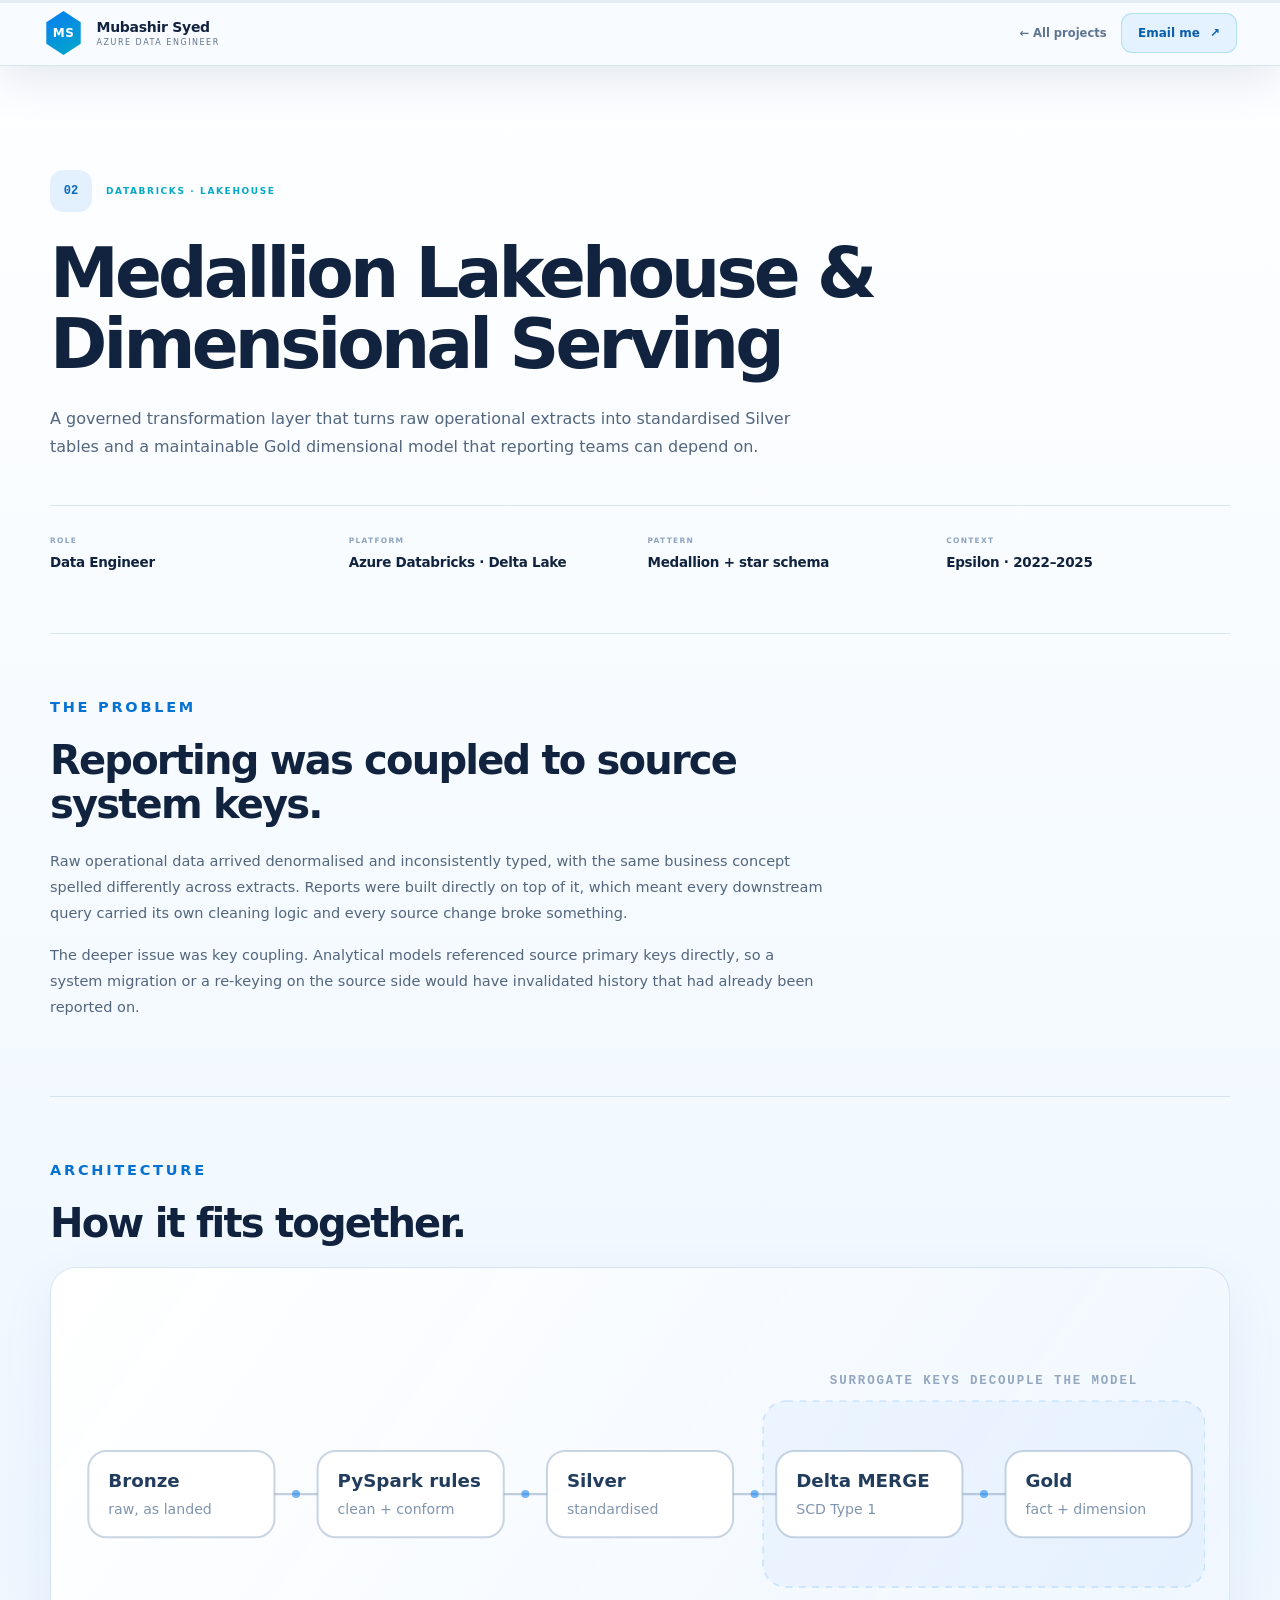
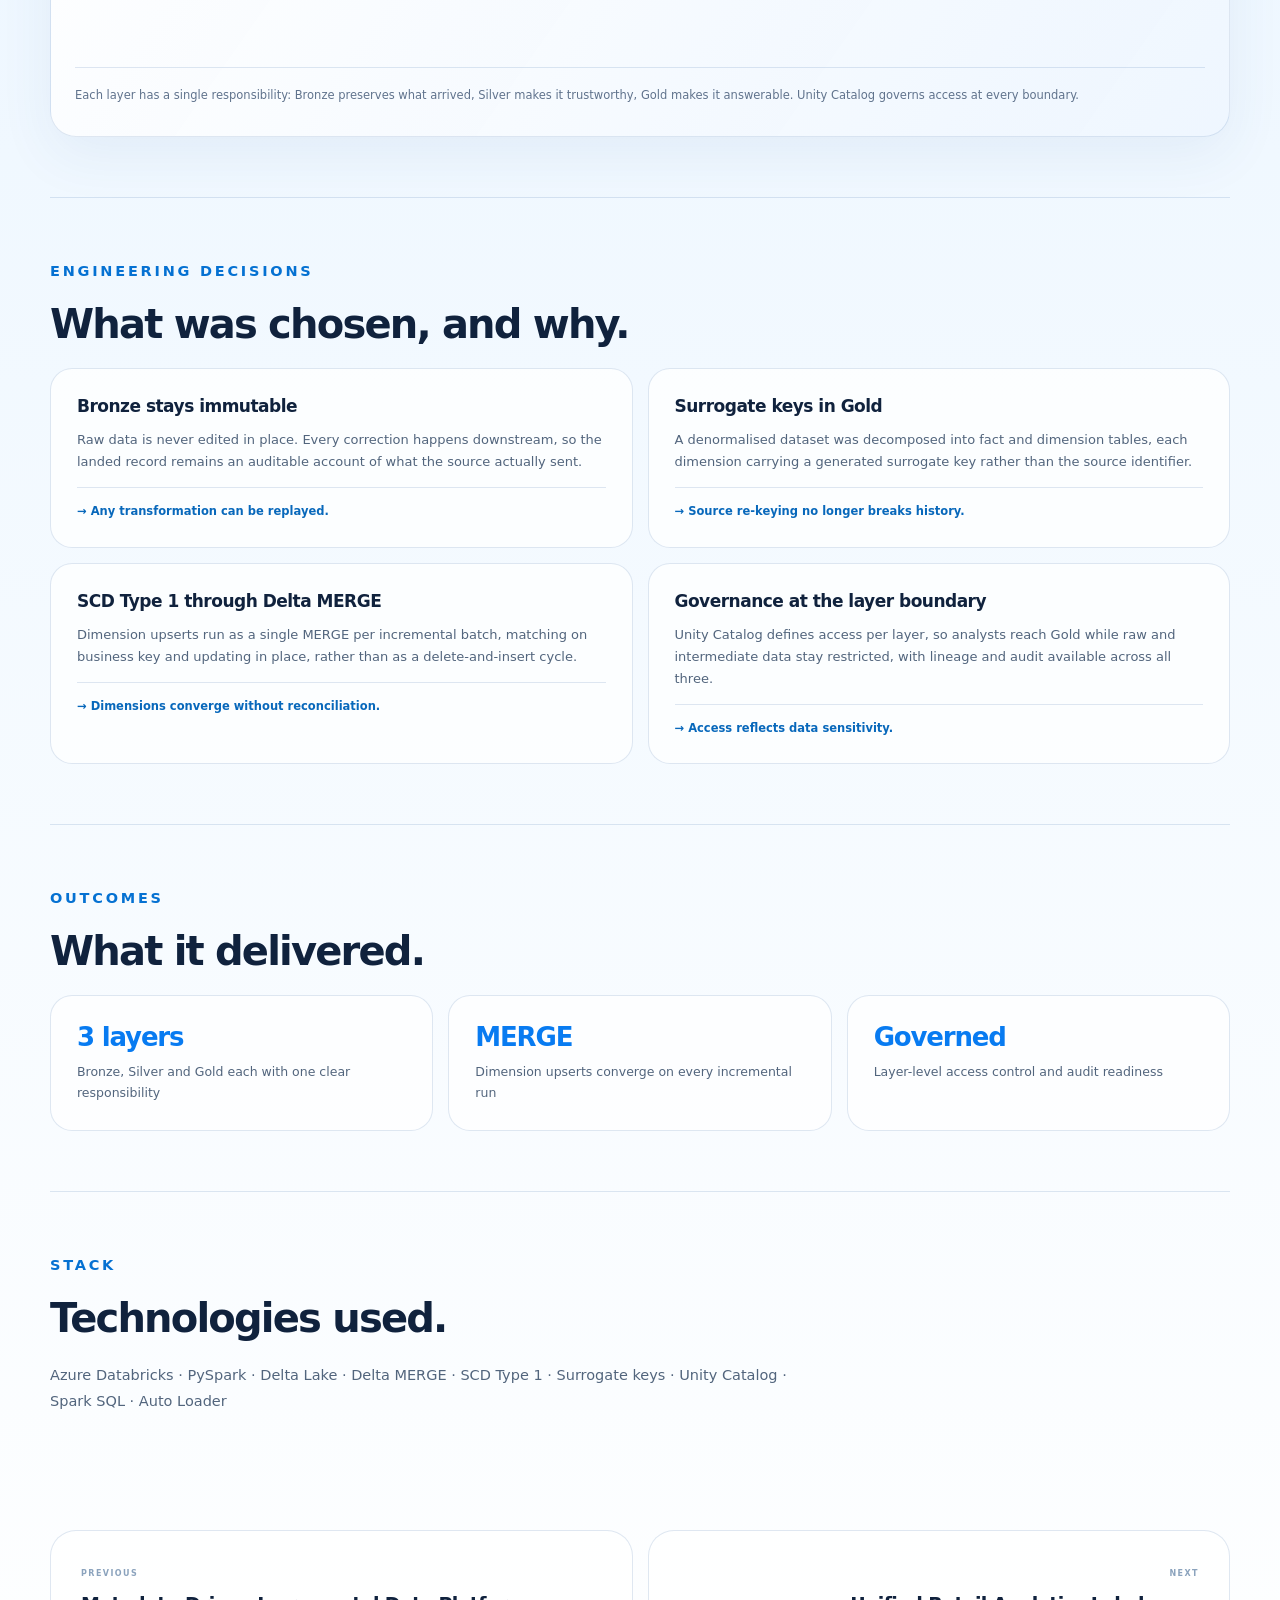
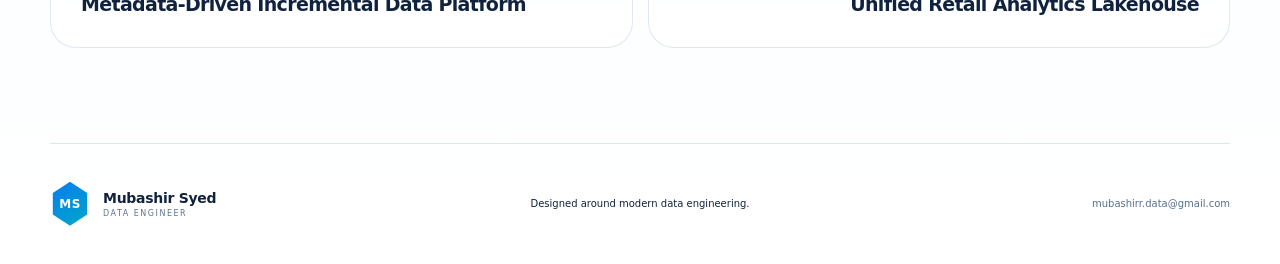
<file: case-databricks.html>
<!doctype html>
<html lang="en">
  <head>
    <meta charset="UTF-8" />
    <meta name="viewport" content="width=device-width, initial-scale=1.0" />
    <meta name="description" content="A governed transformation layer that turns raw operational extracts into standardised Silver tables and a maintainable Gold dimensional model that reportin" />
    <meta name="theme-color" content="#f6faff" />
    <meta property="og:type" content="article" />
    <meta property="og:title" content="Medallion Lakehouse &amp; Dimensional Serving | Mubashir Syed" />
    <meta property="og:description" content="A governed transformation layer that turns raw operational extracts into standardised Silver tables and a maintainable Gold dimensional model that reportin" />
    <meta property="og:image" content="https://mubashirrsyed.github.io/DATA-ENGINEER/og-image-hd.png" />
    <meta name="twitter:card" content="summary_large_image" />
    <title>Medallion Lakehouse &amp; Dimensional Serving | Mubashir Syed</title>
    <link rel="stylesheet" href="styles.css?v=11-linkedin" />
  </head>
  <body>
    <div class="scroll-progress" aria-hidden="true"><span></span></div>
    <header class="site-header scrolled" id="site-header">
      <a class="identity" href="index.html#top" aria-label="Mubashir Syed home">
        <span class="identity-mark">MS</span>
        <span><strong>Mubashir Syed</strong><small>Azure Data Engineer</small></span>
      </a>
      <div class="header-side">
        <a class="case-back" href="index.html#projects">&#8592; All projects</a>
        <a class="nav-mail" href="mailto:mubashirr.data@gmail.com">Email me <span>&#8599;</span></a>
      </div>
    </header>
    <main>

      <section class="case-hero">
        <div class="case-eyebrow"><span class="case-num">02</span><span class="case-tag">DATABRICKS · LAKEHOUSE</span></div>
        <h1>Medallion Lakehouse &amp; Dimensional Serving</h1>
        <p class="case-lead">A governed transformation layer that turns raw operational extracts into standardised Silver tables and a maintainable Gold dimensional model that reporting teams can depend on.</p>

        <div class="case-meta">
          <div><small>ROLE</small><strong>Data Engineer</strong></div>
          <div><small>PLATFORM</small><strong>Azure Databricks · Delta Lake</strong></div>
          <div><small>PATTERN</small><strong>Medallion + star schema</strong></div>
          <div><small>CONTEXT</small><strong>Epsilon · 2022–2025</strong></div>
        </div>
      </section>

      <div class="case-body">
        <section class="case-block">
          <p class="kicker">THE PROBLEM</p>
          <h2>Reporting was coupled to source system keys.</h2>
          <p>Raw operational data arrived denormalised and inconsistently typed, with the same business concept spelled differently across extracts. Reports were built directly on top of it, which meant every downstream query carried its own cleaning logic and every source change broke something.</p>
          <p>The deeper issue was key coupling. Analytical models referenced source primary keys directly, so a system migration or a re-keying on the source side would have invalidated history that had already been reported on.</p>
        </section>
        <section class="case-block">
          <p class="kicker">ARCHITECTURE</p>
          <h2>How it fits together.</h2>
          <figure class="case-arch">
            <svg viewBox="0 0 680 210" role="img" aria-label="Architecture diagram">
            <rect class="arch-band" x="414" y="62" width="266" height="112" rx="14"/>
            <text class="arch-lbl" x="547" y="52">SURROGATE KEYS DECOUPLE THE MODEL</text>
            <path class="arch-e" d="M120.0,118 H146.0" marker-end=""/>
            <circle cx="133.0" cy="118" r="2.4" fill="rgba(8,123,241,.55)"/>
            <path class="arch-e" d="M258.0,118 H284.0" marker-end=""/>
            <circle cx="271.0" cy="118" r="2.4" fill="rgba(8,123,241,.55)"/>
            <path class="arch-e" d="M396.0,118 H422.0" marker-end=""/>
            <circle cx="409.0" cy="118" r="2.4" fill="rgba(8,123,241,.55)"/>
            <path class="arch-e" d="M534.0,118 H560.0" marker-end=""/>
            <circle cx="547.0" cy="118" r="2.4" fill="rgba(8,123,241,.55)"/>
            <g class="arch-n"><rect x="8.0" y="92" width="112" height="52" rx="11"/><text class="a-t" x="20.0" y="114">Bronze</text><text class="a-s" x="20.0" y="130">raw, as landed</text></g>
            <g class="arch-n"><rect x="146.0" y="92" width="112" height="52" rx="11"/><text class="a-t" x="158.0" y="114">PySpark rules</text><text class="a-s" x="158.0" y="130">clean + conform</text></g>
            <g class="arch-n"><rect x="284.0" y="92" width="112" height="52" rx="11"/><text class="a-t" x="296.0" y="114">Silver</text><text class="a-s" x="296.0" y="130">standardised</text></g>
            <g class="arch-n"><rect x="422.0" y="92" width="112" height="52" rx="11"/><text class="a-t" x="434.0" y="114">Delta MERGE</text><text class="a-s" x="434.0" y="130">SCD Type 1</text></g>
            <g class="arch-n"><rect x="560.0" y="92" width="112" height="52" rx="11"/><text class="a-t" x="572.0" y="114">Gold</text><text class="a-s" x="572.0" y="130">fact + dimension</text></g>
            </svg>
            <figcaption>Each layer has a single responsibility: Bronze preserves what arrived, Silver makes it trustworthy, Gold makes it answerable. Unity Catalog governs access at every boundary.</figcaption>
          </figure>
        </section>
        <section class="case-block">
          <p class="kicker">ENGINEERING DECISIONS</p>
          <h2>What was chosen, and why.</h2>
          <div class="case-grid">
            <article class="case-card"><h3>Bronze stays immutable</h3><p>Raw data is never edited in place. Every correction happens downstream, so the landed record remains an auditable account of what the source actually sent.</p><span class="case-why">&#8594; Any transformation can be replayed.</span></article>
            <article class="case-card"><h3>Surrogate keys in Gold</h3><p>A denormalised dataset was decomposed into fact and dimension tables, each dimension carrying a generated surrogate key rather than the source identifier.</p><span class="case-why">&#8594; Source re-keying no longer breaks history.</span></article>
            <article class="case-card"><h3>SCD Type 1 through Delta MERGE</h3><p>Dimension upserts run as a single MERGE per incremental batch, matching on business key and updating in place, rather than as a delete-and-insert cycle.</p><span class="case-why">&#8594; Dimensions converge without reconciliation.</span></article>
            <article class="case-card"><h3>Governance at the layer boundary</h3><p>Unity Catalog defines access per layer, so analysts reach Gold while raw and intermediate data stay restricted, with lineage and audit available across all three.</p><span class="case-why">&#8594; Access reflects data sensitivity.</span></article>
          </div>
        </section>
        <section class="case-block">
          <p class="kicker">OUTCOMES</p>
          <h2>What it delivered.</h2>
          <div class="case-outcomes">
            <div class="case-outcome"><strong>3 layers</strong><span>Bronze, Silver and Gold each with one clear responsibility</span></div>
            <div class="case-outcome"><strong>MERGE</strong><span>Dimension upserts converge on every incremental run</span></div>
            <div class="case-outcome"><strong>Governed</strong><span>Layer-level access control and audit readiness</span></div>
          </div>
        </section>
        <section class="case-block">
          <p class="kicker">STACK</p>
          <h2>Technologies used.</h2>
          <p>Azure Databricks · PySpark · Delta Lake · Delta MERGE · SCD Type 1 · Surrogate keys · Unity Catalog · Spark SQL · Auto Loader</p>
        </section>
      </div>
    </main>
    <nav class="case-next" aria-label="More projects">
      <a href="case-azure.html"><small>PREVIOUS</small><strong>Metadata-Driven Incremental Data Platform</strong></a>
      <a class="to-right" href="case-fabric.html"><small>NEXT</small><strong>Unified Retail Analytics Lakehouse</strong></a>
    </nav>
    <footer>
      <a class="identity" href="index.html#top"><span class="identity-mark">MS</span><span><strong>Mubashir Syed</strong><small>Data Engineer</small></span></a>
      <p>Designed around modern data engineering.</p>
      <a href="mailto:mubashirr.data@gmail.com">mubashirr.data@gmail.com</a>
    </footer>
  </body>
</html>
</file>
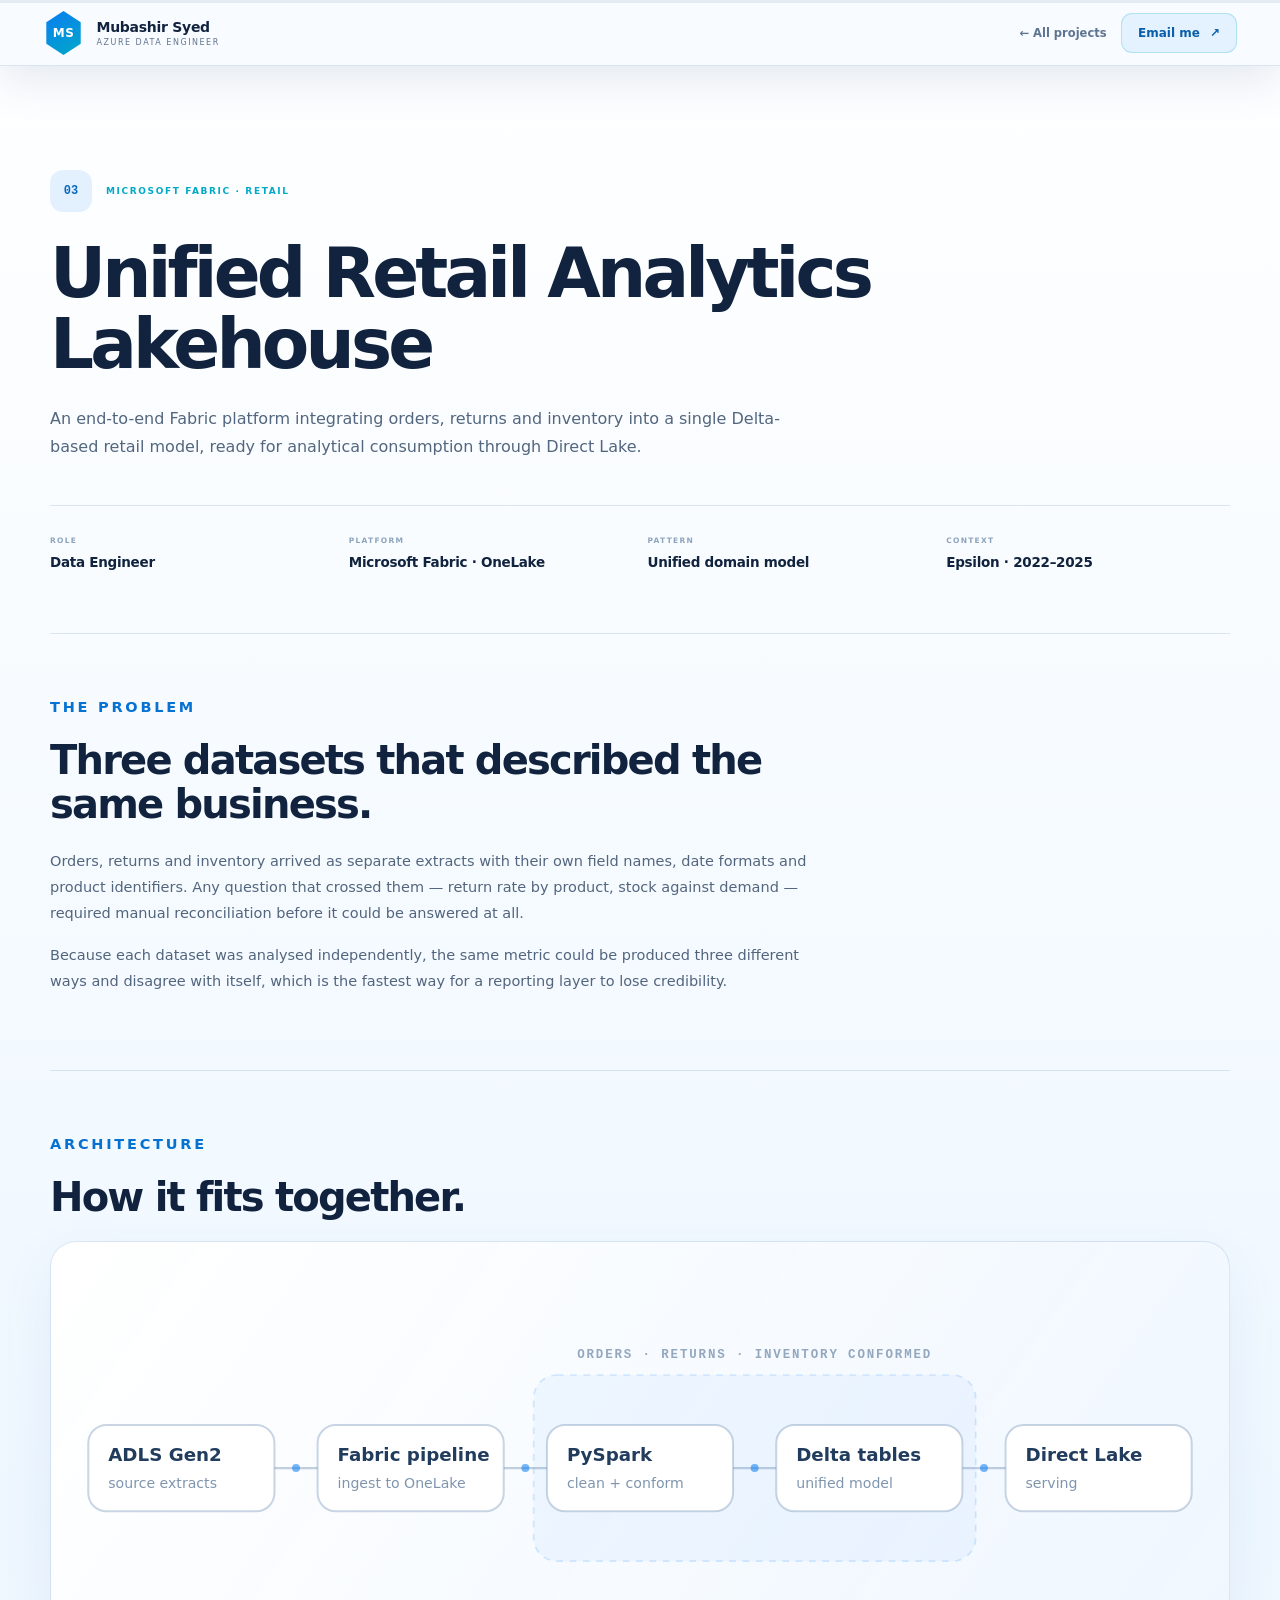
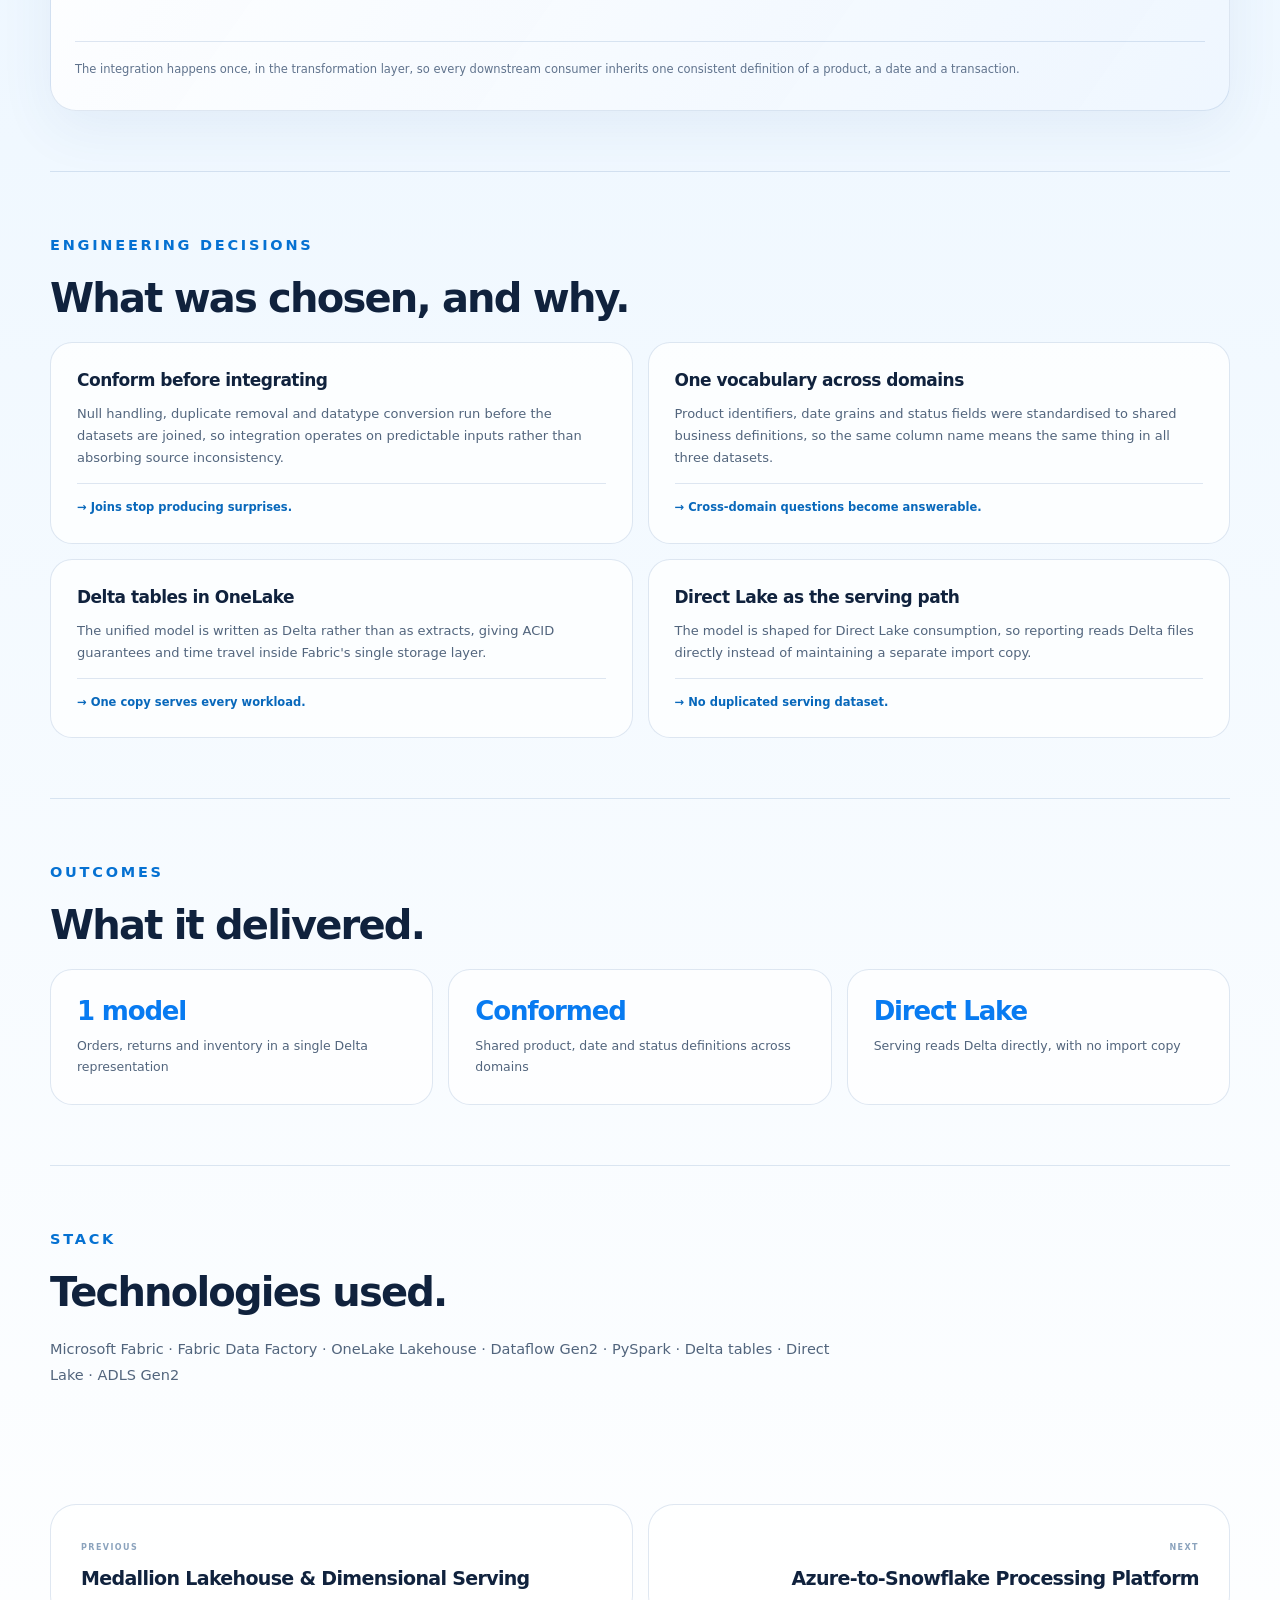
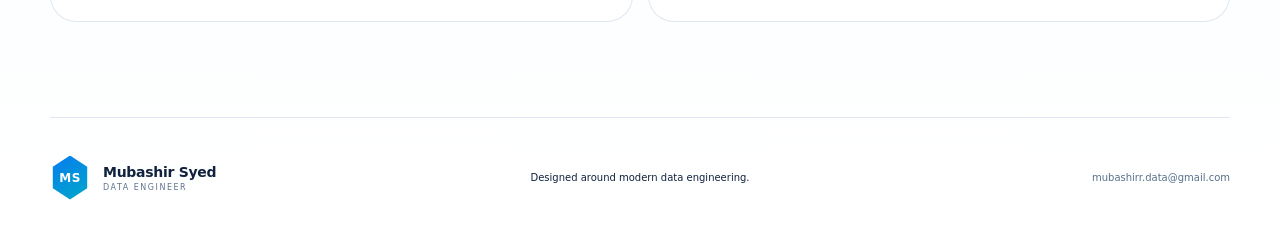
<file: case-fabric.html>
<!doctype html>
<html lang="en">
  <head>
    <meta charset="UTF-8" />
    <meta name="viewport" content="width=device-width, initial-scale=1.0" />
    <meta name="description" content="An end-to-end Fabric platform integrating orders, returns and inventory into a single Delta-based retail model, ready for analytical consumption through Di" />
    <meta name="theme-color" content="#f6faff" />
    <meta property="og:type" content="article" />
    <meta property="og:title" content="Unified Retail Analytics Lakehouse | Mubashir Syed" />
    <meta property="og:description" content="An end-to-end Fabric platform integrating orders, returns and inventory into a single Delta-based retail model, ready for analytical consumption through Di" />
    <meta property="og:image" content="https://mubashirrsyed.github.io/DATA-ENGINEER/og-image-hd.png" />
    <meta name="twitter:card" content="summary_large_image" />
    <title>Unified Retail Analytics Lakehouse | Mubashir Syed</title>
    <link rel="stylesheet" href="styles.css?v=11-linkedin" />
  </head>
  <body>
    <div class="scroll-progress" aria-hidden="true"><span></span></div>
    <header class="site-header scrolled" id="site-header">
      <a class="identity" href="index.html#top" aria-label="Mubashir Syed home">
        <span class="identity-mark">MS</span>
        <span><strong>Mubashir Syed</strong><small>Azure Data Engineer</small></span>
      </a>
      <div class="header-side">
        <a class="case-back" href="index.html#projects">&#8592; All projects</a>
        <a class="nav-mail" href="mailto:mubashirr.data@gmail.com">Email me <span>&#8599;</span></a>
      </div>
    </header>
    <main>

      <section class="case-hero">
        <div class="case-eyebrow"><span class="case-num">03</span><span class="case-tag">MICROSOFT FABRIC · RETAIL</span></div>
        <h1>Unified Retail Analytics Lakehouse</h1>
        <p class="case-lead">An end-to-end Fabric platform integrating orders, returns and inventory into a single Delta-based retail model, ready for analytical consumption through Direct Lake.</p>

        <div class="case-meta">
          <div><small>ROLE</small><strong>Data Engineer</strong></div>
          <div><small>PLATFORM</small><strong>Microsoft Fabric · OneLake</strong></div>
          <div><small>PATTERN</small><strong>Unified domain model</strong></div>
          <div><small>CONTEXT</small><strong>Epsilon · 2022–2025</strong></div>
        </div>
      </section>

      <div class="case-body">
        <section class="case-block">
          <p class="kicker">THE PROBLEM</p>
          <h2>Three datasets that described the same business.</h2>
          <p>Orders, returns and inventory arrived as separate extracts with their own field names, date formats and product identifiers. Any question that crossed them — return rate by product, stock against demand — required manual reconciliation before it could be answered at all.</p>
          <p>Because each dataset was analysed independently, the same metric could be produced three different ways and disagree with itself, which is the fastest way for a reporting layer to lose credibility.</p>
        </section>
        <section class="case-block">
          <p class="kicker">ARCHITECTURE</p>
          <h2>How it fits together.</h2>
          <figure class="case-arch">
            <svg viewBox="0 0 680 210" role="img" aria-label="Architecture diagram">
            <rect class="arch-band" x="276" y="62" width="266" height="112" rx="14"/>
            <text class="arch-lbl" x="409" y="52">ORDERS · RETURNS · INVENTORY CONFORMED</text>
            <path class="arch-e" d="M120.0,118 H146.0" marker-end=""/>
            <circle cx="133.0" cy="118" r="2.4" fill="rgba(8,123,241,.55)"/>
            <path class="arch-e" d="M258.0,118 H284.0" marker-end=""/>
            <circle cx="271.0" cy="118" r="2.4" fill="rgba(8,123,241,.55)"/>
            <path class="arch-e" d="M396.0,118 H422.0" marker-end=""/>
            <circle cx="409.0" cy="118" r="2.4" fill="rgba(8,123,241,.55)"/>
            <path class="arch-e" d="M534.0,118 H560.0" marker-end=""/>
            <circle cx="547.0" cy="118" r="2.4" fill="rgba(8,123,241,.55)"/>
            <g class="arch-n"><rect x="8.0" y="92" width="112" height="52" rx="11"/><text class="a-t" x="20.0" y="114">ADLS Gen2</text><text class="a-s" x="20.0" y="130">source extracts</text></g>
            <g class="arch-n"><rect x="146.0" y="92" width="112" height="52" rx="11"/><text class="a-t" x="158.0" y="114">Fabric pipeline</text><text class="a-s" x="158.0" y="130">ingest to OneLake</text></g>
            <g class="arch-n"><rect x="284.0" y="92" width="112" height="52" rx="11"/><text class="a-t" x="296.0" y="114">PySpark</text><text class="a-s" x="296.0" y="130">clean + conform</text></g>
            <g class="arch-n"><rect x="422.0" y="92" width="112" height="52" rx="11"/><text class="a-t" x="434.0" y="114">Delta tables</text><text class="a-s" x="434.0" y="130">unified model</text></g>
            <g class="arch-n"><rect x="560.0" y="92" width="112" height="52" rx="11"/><text class="a-t" x="572.0" y="114">Direct Lake</text><text class="a-s" x="572.0" y="130">serving</text></g>
            </svg>
            <figcaption>The integration happens once, in the transformation layer, so every downstream consumer inherits one consistent definition of a product, a date and a transaction.</figcaption>
          </figure>
        </section>
        <section class="case-block">
          <p class="kicker">ENGINEERING DECISIONS</p>
          <h2>What was chosen, and why.</h2>
          <div class="case-grid">
            <article class="case-card"><h3>Conform before integrating</h3><p>Null handling, duplicate removal and datatype conversion run before the datasets are joined, so integration operates on predictable inputs rather than absorbing source inconsistency.</p><span class="case-why">&#8594; Joins stop producing surprises.</span></article>
            <article class="case-card"><h3>One vocabulary across domains</h3><p>Product identifiers, date grains and status fields were standardised to shared business definitions, so the same column name means the same thing in all three datasets.</p><span class="case-why">&#8594; Cross-domain questions become answerable.</span></article>
            <article class="case-card"><h3>Delta tables in OneLake</h3><p>The unified model is written as Delta rather than as extracts, giving ACID guarantees and time travel inside Fabric&#x27;s single storage layer.</p><span class="case-why">&#8594; One copy serves every workload.</span></article>
            <article class="case-card"><h3>Direct Lake as the serving path</h3><p>The model is shaped for Direct Lake consumption, so reporting reads Delta files directly instead of maintaining a separate import copy.</p><span class="case-why">&#8594; No duplicated serving dataset.</span></article>
          </div>
        </section>
        <section class="case-block">
          <p class="kicker">OUTCOMES</p>
          <h2>What it delivered.</h2>
          <div class="case-outcomes">
            <div class="case-outcome"><strong>1 model</strong><span>Orders, returns and inventory in a single Delta representation</span></div>
            <div class="case-outcome"><strong>Conformed</strong><span>Shared product, date and status definitions across domains</span></div>
            <div class="case-outcome"><strong>Direct Lake</strong><span>Serving reads Delta directly, with no import copy</span></div>
          </div>
        </section>
        <section class="case-block">
          <p class="kicker">STACK</p>
          <h2>Technologies used.</h2>
          <p>Microsoft Fabric · Fabric Data Factory · OneLake Lakehouse · Dataflow Gen2 · PySpark · Delta tables · Direct Lake · ADLS Gen2</p>
        </section>
      </div>
    </main>
    <nav class="case-next" aria-label="More projects">
      <a href="case-databricks.html"><small>PREVIOUS</small><strong>Medallion Lakehouse &amp; Dimensional Serving</strong></a>
      <a class="to-right" href="case-snowflake.html"><small>NEXT</small><strong>Azure-to-Snowflake Processing Platform</strong></a>
    </nav>
    <footer>
      <a class="identity" href="index.html#top"><span class="identity-mark">MS</span><span><strong>Mubashir Syed</strong><small>Data Engineer</small></span></a>
      <p>Designed around modern data engineering.</p>
      <a href="mailto:mubashirr.data@gmail.com">mubashirr.data@gmail.com</a>
    </footer>
  </body>
</html>
</file>
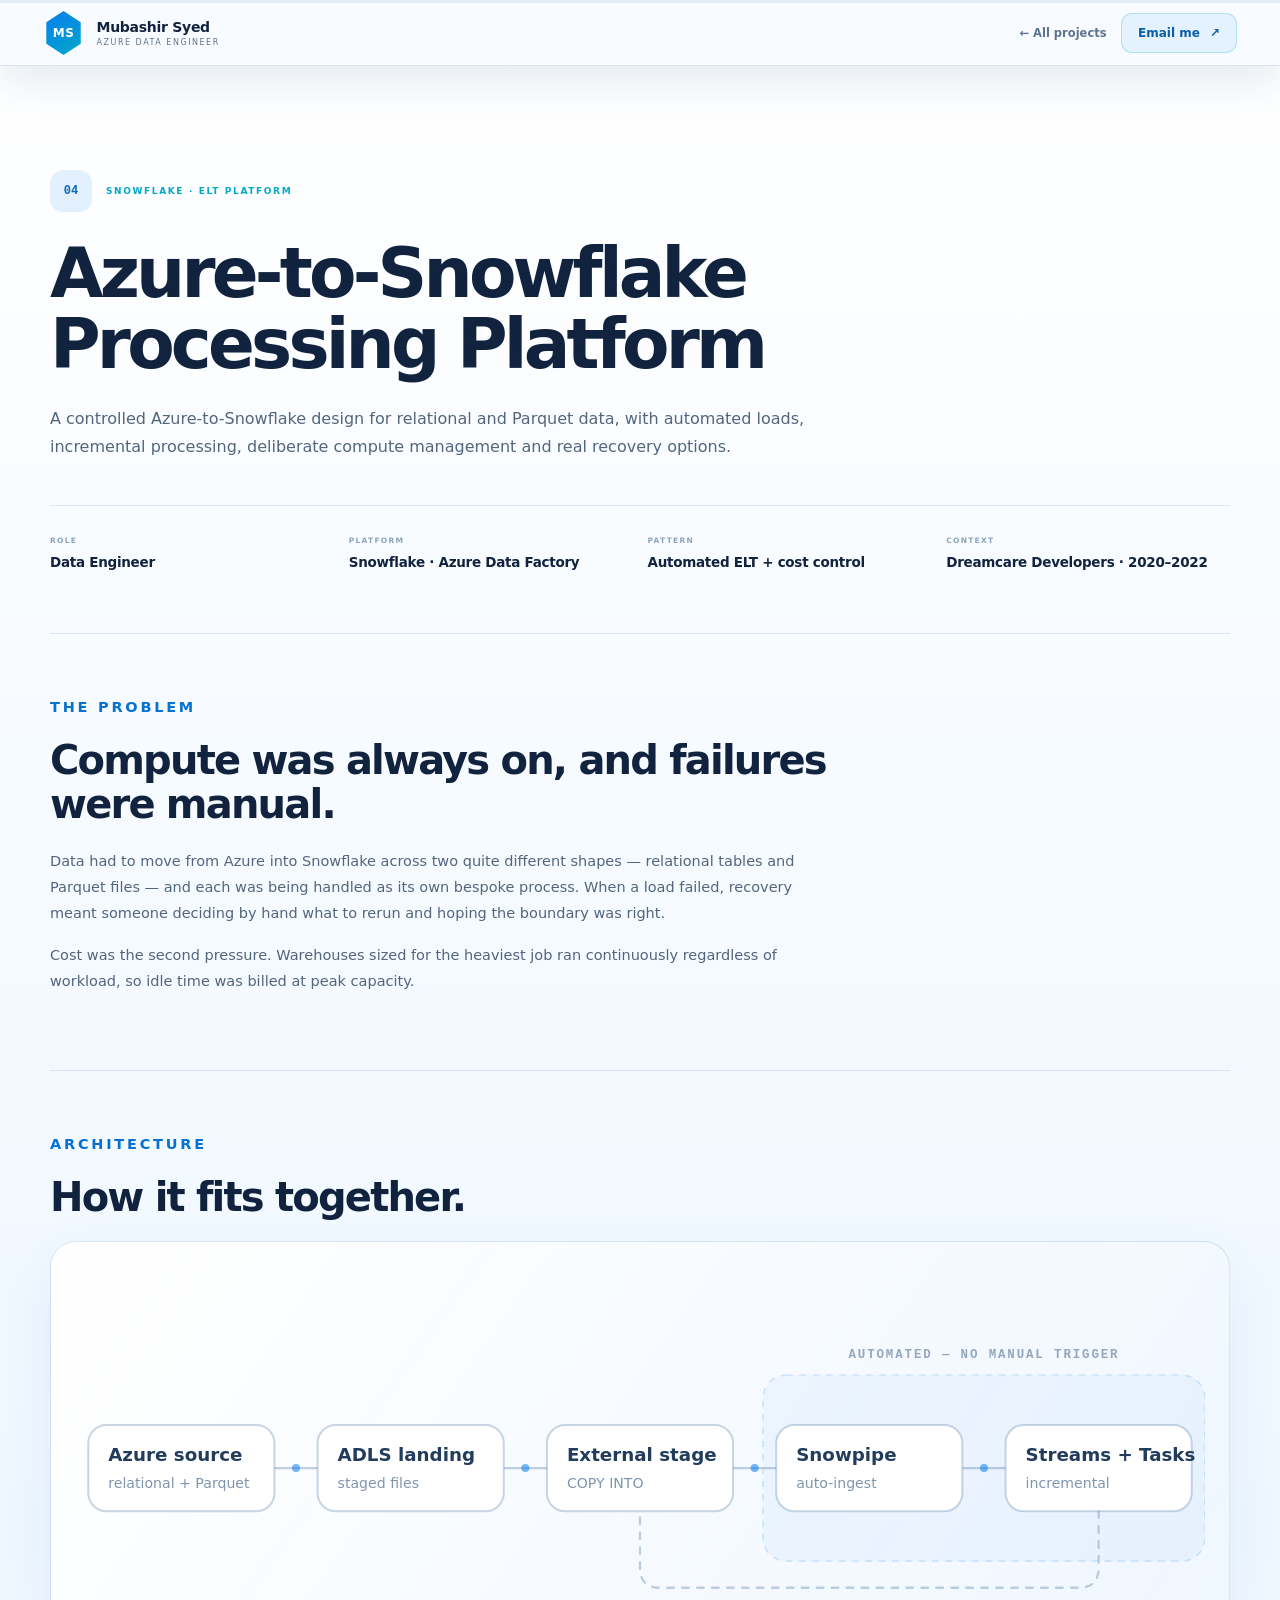
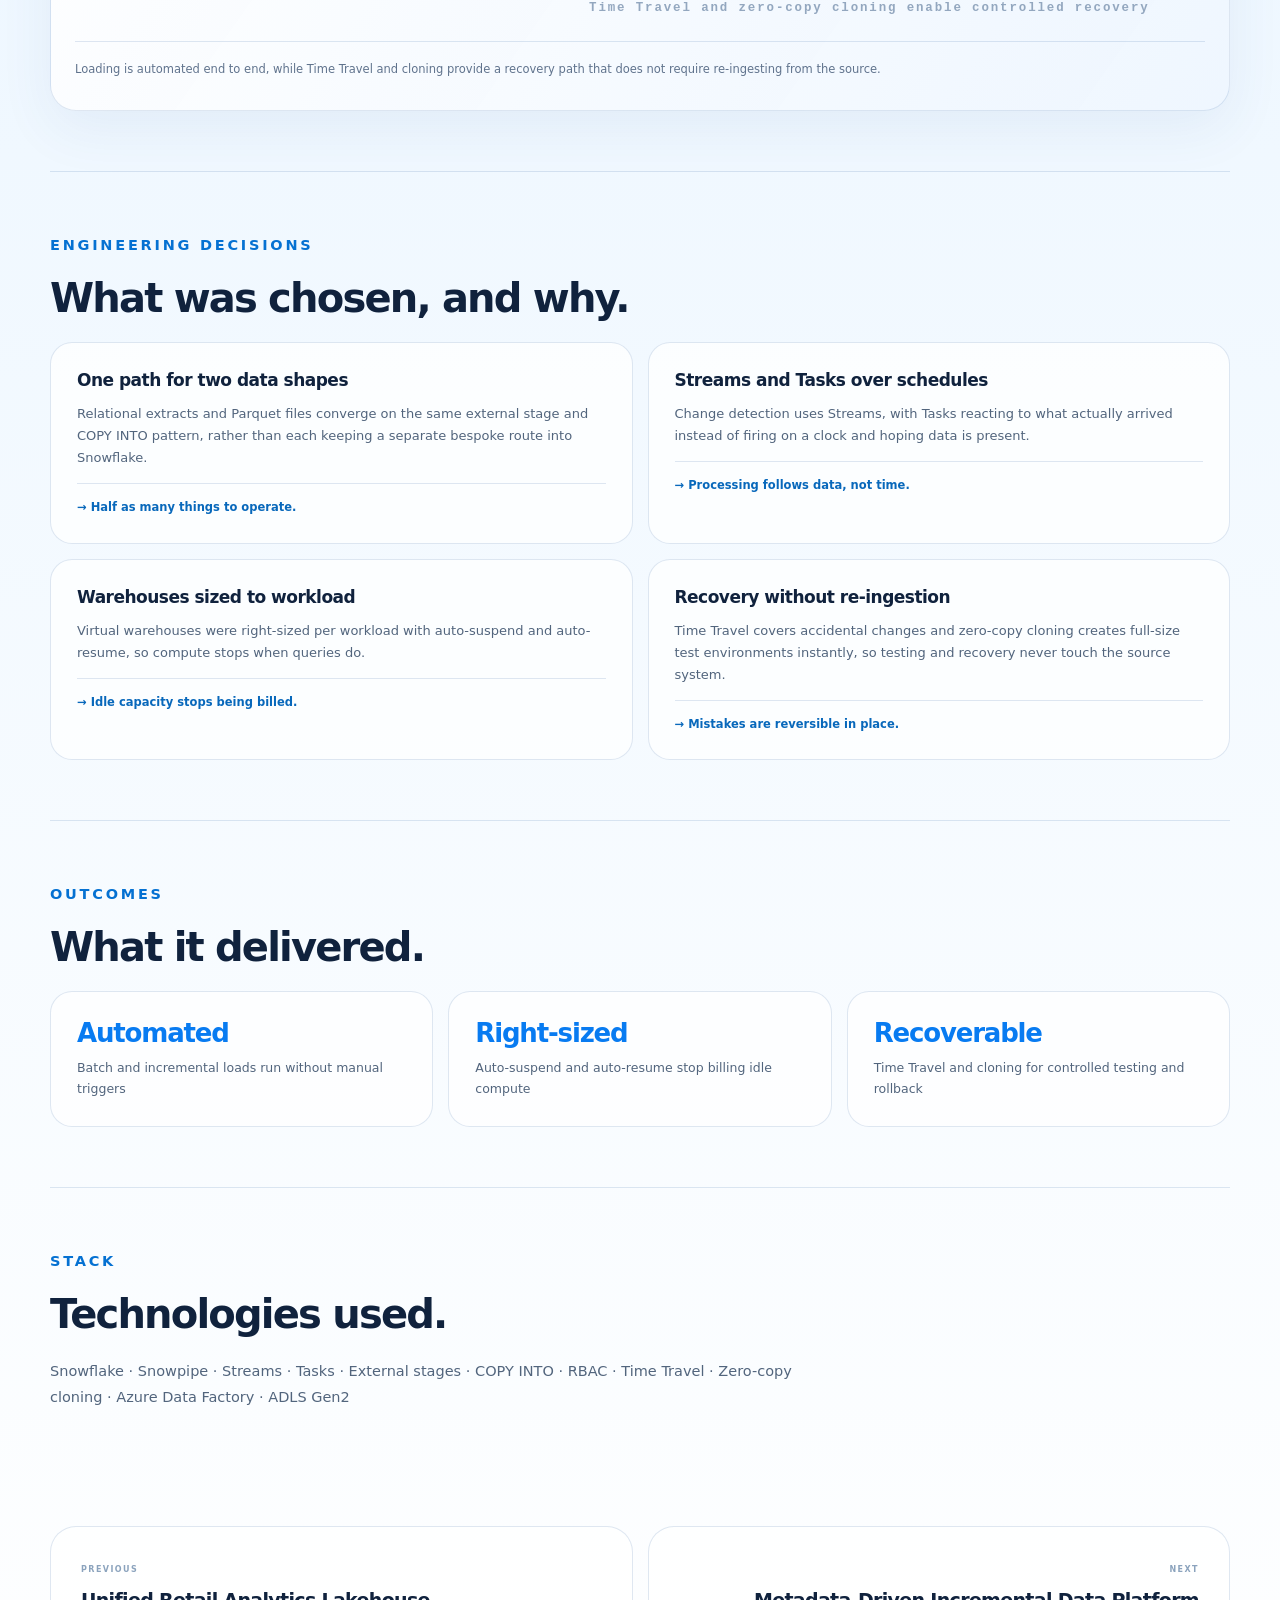
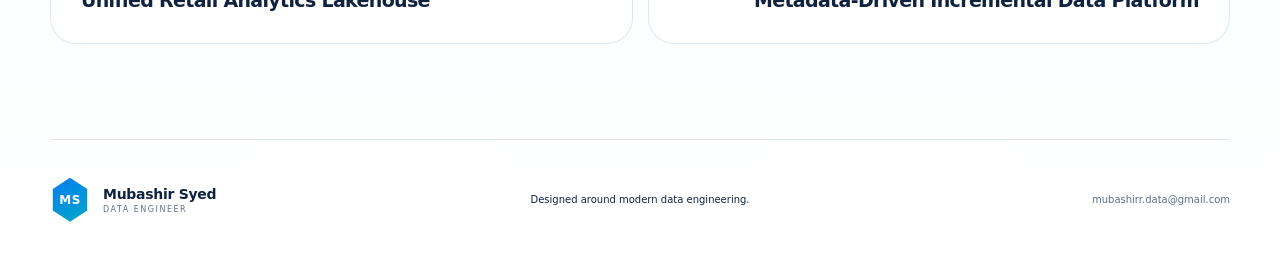
<file: case-snowflake.html>
<!doctype html>
<html lang="en">
  <head>
    <meta charset="UTF-8" />
    <meta name="viewport" content="width=device-width, initial-scale=1.0" />
    <meta name="description" content="A controlled Azure-to-Snowflake design for relational and Parquet data, with automated loads, incremental processing, deliberate compute management and rea" />
    <meta name="theme-color" content="#f6faff" />
    <meta property="og:type" content="article" />
    <meta property="og:title" content="Azure-to-Snowflake Processing Platform | Mubashir Syed" />
    <meta property="og:description" content="A controlled Azure-to-Snowflake design for relational and Parquet data, with automated loads, incremental processing, deliberate compute management and rea" />
    <meta property="og:image" content="https://mubashirrsyed.github.io/DATA-ENGINEER/og-image-hd.png" />
    <meta name="twitter:card" content="summary_large_image" />
    <title>Azure-to-Snowflake Processing Platform | Mubashir Syed</title>
    <link rel="stylesheet" href="styles.css?v=11-linkedin" />
  </head>
  <body>
    <div class="scroll-progress" aria-hidden="true"><span></span></div>
    <header class="site-header scrolled" id="site-header">
      <a class="identity" href="index.html#top" aria-label="Mubashir Syed home">
        <span class="identity-mark">MS</span>
        <span><strong>Mubashir Syed</strong><small>Azure Data Engineer</small></span>
      </a>
      <div class="header-side">
        <a class="case-back" href="index.html#projects">&#8592; All projects</a>
        <a class="nav-mail" href="mailto:mubashirr.data@gmail.com">Email me <span>&#8599;</span></a>
      </div>
    </header>
    <main>

      <section class="case-hero">
        <div class="case-eyebrow"><span class="case-num">04</span><span class="case-tag">SNOWFLAKE · ELT PLATFORM</span></div>
        <h1>Azure-to-Snowflake Processing Platform</h1>
        <p class="case-lead">A controlled Azure-to-Snowflake design for relational and Parquet data, with automated loads, incremental processing, deliberate compute management and real recovery options.</p>

        <div class="case-meta">
          <div><small>ROLE</small><strong>Data Engineer</strong></div>
          <div><small>PLATFORM</small><strong>Snowflake · Azure Data Factory</strong></div>
          <div><small>PATTERN</small><strong>Automated ELT + cost control</strong></div>
          <div><small>CONTEXT</small><strong>Dreamcare Developers · 2020–2022</strong></div>
        </div>
      </section>

      <div class="case-body">
        <section class="case-block">
          <p class="kicker">THE PROBLEM</p>
          <h2>Compute was always on, and failures were manual.</h2>
          <p>Data had to move from Azure into Snowflake across two quite different shapes — relational tables and Parquet files — and each was being handled as its own bespoke process. When a load failed, recovery meant someone deciding by hand what to rerun and hoping the boundary was right.</p>
          <p>Cost was the second pressure. Warehouses sized for the heaviest job ran continuously regardless of workload, so idle time was billed at peak capacity.</p>
        </section>
        <section class="case-block">
          <p class="kicker">ARCHITECTURE</p>
          <h2>How it fits together.</h2>
          <figure class="case-arch">
            <svg viewBox="0 0 680 210" role="img" aria-label="Architecture diagram">
            <rect class="arch-band" x="414" y="62" width="266" height="112" rx="14"/>
            <text class="arch-lbl" x="547" y="52">AUTOMATED — NO MANUAL TRIGGER</text>
            <path class="arch-e" d="M120.0,118 H146.0" marker-end=""/>
            <circle cx="133.0" cy="118" r="2.4" fill="rgba(8,123,241,.55)"/>
            <path class="arch-e" d="M258.0,118 H284.0" marker-end=""/>
            <circle cx="271.0" cy="118" r="2.4" fill="rgba(8,123,241,.55)"/>
            <path class="arch-e" d="M396.0,118 H422.0" marker-end=""/>
            <circle cx="409.0" cy="118" r="2.4" fill="rgba(8,123,241,.55)"/>
            <path class="arch-e" d="M534.0,118 H560.0" marker-end=""/>
            <circle cx="547.0" cy="118" r="2.4" fill="rgba(8,123,241,.55)"/>
            <g class="arch-n"><rect x="8.0" y="92" width="112" height="52" rx="11"/><text class="a-t" x="20.0" y="114">Azure source</text><text class="a-s" x="20.0" y="130">relational + Parquet</text></g>
            <g class="arch-n"><rect x="146.0" y="92" width="112" height="52" rx="11"/><text class="a-t" x="158.0" y="114">ADLS landing</text><text class="a-s" x="158.0" y="130">staged files</text></g>
            <g class="arch-n"><rect x="284.0" y="92" width="112" height="52" rx="11"/><text class="a-t" x="296.0" y="114">External stage</text><text class="a-s" x="296.0" y="130">COPY INTO</text></g>
            <g class="arch-n"><rect x="422.0" y="92" width="112" height="52" rx="11"/><text class="a-t" x="434.0" y="114">Snowpipe</text><text class="a-s" x="434.0" y="130">auto-ingest</text></g>
            <g class="arch-n"><rect x="560.0" y="92" width="112" height="52" rx="11"/><text class="a-t" x="572.0" y="114">Streams + Tasks</text><text class="a-s" x="572.0" y="130">incremental</text></g>
            <path class="arch-e dashed" d="M616.0,144 V178 Q616.0,190 604.0,190 H352.0 Q340.0,190 340.0,178 V144"/>
            <text class="arch-lbl" x="478.0" y="204">Time Travel and zero-copy cloning enable controlled recovery</text>
            </svg>
            <figcaption>Loading is automated end to end, while Time Travel and cloning provide a recovery path that does not require re-ingesting from the source.</figcaption>
          </figure>
        </section>
        <section class="case-block">
          <p class="kicker">ENGINEERING DECISIONS</p>
          <h2>What was chosen, and why.</h2>
          <div class="case-grid">
            <article class="case-card"><h3>One path for two data shapes</h3><p>Relational extracts and Parquet files converge on the same external stage and COPY INTO pattern, rather than each keeping a separate bespoke route into Snowflake.</p><span class="case-why">&#8594; Half as many things to operate.</span></article>
            <article class="case-card"><h3>Streams and Tasks over schedules</h3><p>Change detection uses Streams, with Tasks reacting to what actually arrived instead of firing on a clock and hoping data is present.</p><span class="case-why">&#8594; Processing follows data, not time.</span></article>
            <article class="case-card"><h3>Warehouses sized to workload</h3><p>Virtual warehouses were right-sized per workload with auto-suspend and auto-resume, so compute stops when queries do.</p><span class="case-why">&#8594; Idle capacity stops being billed.</span></article>
            <article class="case-card"><h3>Recovery without re-ingestion</h3><p>Time Travel covers accidental changes and zero-copy cloning creates full-size test environments instantly, so testing and recovery never touch the source system.</p><span class="case-why">&#8594; Mistakes are reversible in place.</span></article>
          </div>
        </section>
        <section class="case-block">
          <p class="kicker">OUTCOMES</p>
          <h2>What it delivered.</h2>
          <div class="case-outcomes">
            <div class="case-outcome"><strong>Automated</strong><span>Batch and incremental loads run without manual triggers</span></div>
            <div class="case-outcome"><strong>Right-sized</strong><span>Auto-suspend and auto-resume stop billing idle compute</span></div>
            <div class="case-outcome"><strong>Recoverable</strong><span>Time Travel and cloning for controlled testing and rollback</span></div>
          </div>
        </section>
        <section class="case-block">
          <p class="kicker">STACK</p>
          <h2>Technologies used.</h2>
          <p>Snowflake · Snowpipe · Streams · Tasks · External stages · COPY INTO · RBAC · Time Travel · Zero-copy cloning · Azure Data Factory · ADLS Gen2</p>
        </section>
      </div>
    </main>
    <nav class="case-next" aria-label="More projects">
      <a href="case-fabric.html"><small>PREVIOUS</small><strong>Unified Retail Analytics Lakehouse</strong></a>
      <a class="to-right" href="case-azure.html"><small>NEXT</small><strong>Metadata-Driven Incremental Data Platform</strong></a>
    </nav>
    <footer>
      <a class="identity" href="index.html#top"><span class="identity-mark">MS</span><span><strong>Mubashir Syed</strong><small>Data Engineer</small></span></a>
      <p>Designed around modern data engineering.</p>
      <a href="mailto:mubashirr.data@gmail.com">mubashirr.data@gmail.com</a>
    </footer>
  </body>
</html>
</file>
<file: styles.css>
:root{--bg:#050914;--bg-2:#08111f;--surface:#0c1728;--surface-2:#101f35;--paper:#f5f9ff;--ink:#07111f;--white:#f7fbff;--muted:#91a4bd;--muted-dark:#65768b;--line:rgba(148,183,222,.14);--line-light:rgba(8,36,70,.12);--blue:#1a8cff;--cyan:#30dbf2;--violet:#8068ff;--green:#3bdb9b;--amber:#ffbf4b;--radius:24px;--shadow:0 30px 80px rgba(0,18,48,.24)}
*{box-sizing:border-box}html{scroll-behavior:smooth}body{margin:0;background:var(--bg);color:var(--white);font-family:Inter,ui-sans-serif,system-ui,-apple-system,BlinkMacSystemFont,"Segoe UI",sans-serif;overflow-x:hidden}a{color:inherit;text-decoration:none}button{font:inherit}::selection{background:var(--cyan);color:var(--ink)}
#network{position:fixed;inset:0;width:100%;height:100%;z-index:-2;opacity:.38}.cursor-glow{position:fixed;width:420px;height:420px;border-radius:50%;pointer-events:none;z-index:-1;background:radial-gradient(circle,rgba(26,140,255,.12),rgba(128,104,255,.045) 42%,transparent 70%);transform:translate(-50%,-50%);transition:opacity .3s}.scroll-progress{position:fixed;left:0;top:0;width:100%;height:3px;z-index:1000;background:rgba(255,255,255,.05)}.scroll-progress span{display:block;width:0;height:100%;background:linear-gradient(90deg,var(--blue),var(--cyan),var(--violet));box-shadow:0 0 18px rgba(48,219,242,.65)}
.site-header{position:fixed;z-index:100;left:50%;top:18px;transform:translateX(-50%);width:min(1180px,calc(100% - 36px));height:68px;padding:9px 10px 9px 15px;border:1px solid rgba(173,207,244,.14);border-radius:18px;background:rgba(6,13,25,.76);backdrop-filter:blur(22px);box-shadow:0 16px 50px rgba(0,0,0,.22);display:flex;align-items:center;justify-content:space-between;animation:header-in .7s ease both}@keyframes header-in{from{opacity:0;transform:translate(-50%,-20px)}}.identity{display:flex;align-items:center;gap:11px;min-width:max-content}.identity-mark{display:grid;place-items:center;width:38px;height:38px;border-radius:11px;background:linear-gradient(135deg,var(--blue),var(--cyan));box-shadow:0 10px 25px rgba(26,140,255,.28);font-size:11px;font-weight:900;letter-spacing:.06em;transition:transform .4s cubic-bezier(.2,.8,.2,1)}.identity:hover .identity-mark{transform:rotate(-8deg) scale(1.08)}.identity>span:last-child{display:flex;flex-direction:column}.identity strong{font-size:13px;letter-spacing:-.01em}.identity small{margin-top:2px;color:var(--muted);font-size:9px;letter-spacing:.12em;text-transform:uppercase}.site-header nav{display:flex;gap:34px}.site-header nav a{position:relative;color:#afbed1;font-size:12px;font-weight:650}.site-header nav a:after{content:"";position:absolute;left:0;right:100%;bottom:-8px;height:2px;border-radius:2px;background:var(--cyan);transition:right .3s}.site-header nav a:hover,.site-header nav a.active{color:white}.site-header nav a:hover:after,.site-header nav a.active:after{right:0}.nav-mail,.button{display:inline-flex;align-items:center;justify-content:center;gap:10px;border-radius:12px;font-size:12px;font-weight:800;transition:transform .3s,box-shadow .3s,background .3s}.nav-mail{padding:13px 16px;background:rgba(26,140,255,.12);border:1px solid rgba(48,219,242,.22);color:#d9f7ff}.nav-mail:hover{transform:translateY(-2px);background:rgba(26,140,255,.22);box-shadow:0 12px 26px rgba(26,140,255,.16)}
.hero{width:min(1180px,calc(100% - 40px));min-height:900px;margin:0 auto;padding:150px 0 90px;display:grid;grid-template-columns:1.05fr .95fr;align-items:center;gap:58px;position:relative}.hero:before{content:"";position:absolute;width:650px;height:650px;border-radius:50%;left:-430px;top:100px;background:radial-gradient(circle,rgba(26,140,255,.14),transparent 67%);filter:blur(4px);animation:ambient 9s ease-in-out infinite}@keyframes ambient{50%{transform:translate(70px,-30px) scale(1.1)}}.hero-copy{position:relative;z-index:2}.availability{display:inline-flex;align-items:center;gap:10px;padding:9px 13px;border:1px solid var(--line);border-radius:999px;background:rgba(10,25,44,.75);color:#b7c9dc;font-size:11px;font-weight:700;letter-spacing:.025em}.availability i{width:7px;height:7px;border-radius:50%;background:var(--green);box-shadow:0 0 0 5px rgba(59,219,155,.1);animation:status-pulse 2s infinite}@keyframes status-pulse{50%{box-shadow:0 0 0 10px rgba(59,219,155,0)}}.kicker{margin:0;color:var(--cyan);font-size:10px;line-height:1.2;font-weight:900;letter-spacing:.19em}.hero .kicker{margin-top:30px}.hero h1{margin:18px 0 0;max-width:720px;font-size:clamp(54px,6.4vw,88px);line-height:.96;letter-spacing:-.068em;font-weight:780}.gradient-word{display:block;color:transparent;background:linear-gradient(90deg,var(--blue),var(--cyan) 44%,var(--violet) 82%);background-size:180% 100%;background-clip:text;-webkit-background-clip:text;animation:gradient-move 5s ease-in-out infinite;transition:opacity .25s,transform .25s}@keyframes gradient-move{50%{background-position:100% 50%}}.gradient-word.swap{opacity:0;transform:translateY(12px)}.hero-lead{max-width:650px;margin:28px 0 0;color:#a7b7ca;font-size:17px;line-height:1.75}.hero-actions{display:flex;align-items:center;gap:24px;flex-wrap:wrap;margin-top:34px}.button{padding:16px 20px;border:0;cursor:pointer}.button.primary{background:linear-gradient(120deg,#197ff2,#755eff);color:white;box-shadow:0 16px 34px rgba(31,111,255,.24)}.button.primary:hover{transform:translateY(-4px);box-shadow:0 23px 42px rgba(31,111,255,.34)}.email-link{padding-bottom:4px;border-bottom:1px solid rgba(183,206,231,.35);color:#c4d3e5;font-size:12px;font-weight:650;transition:color .3s,border-color .3s}.email-link:hover{color:var(--cyan);border-color:var(--cyan)}.metrics{display:grid;grid-template-columns:repeat(3,1fr);gap:16px;margin-top:54px}.metrics div{display:grid;grid-template-columns:auto 1fr;gap:10px;align-items:center;padding-right:10px;border-right:1px solid var(--line)}.metrics div:last-child{border:0}.metrics strong{font-size:28px;letter-spacing:-.05em}.metrics span{max-width:100px;color:var(--muted);font-size:9px;line-height:1.45;text-transform:uppercase;letter-spacing:.08em}
.hero-system{position:relative;min-height:590px;display:grid;place-items:center;isolation:isolate}.hero-system:before{content:"";position:absolute;inset:10%;border-radius:50%;background:radial-gradient(circle,rgba(26,140,255,.13),rgba(128,104,255,.055) 42%,transparent 70%);filter:blur(8px)}.system-radar{position:absolute;width:540px;height:540px;border-radius:50%;background:repeating-radial-gradient(circle,transparent 0,transparent 64px,rgba(70,161,255,.065) 65px,transparent 66px);animation:radar-breathe 5s ease-in-out infinite}.system-radar:after{content:"";position:absolute;inset:0;border-radius:50%;background:conic-gradient(from 30deg,transparent 0 78%,rgba(48,219,242,.16));animation:spin 6s linear infinite;mask:radial-gradient(circle,transparent 0 10%,#000 65%,transparent 72%)}@keyframes radar-breathe{50%{transform:scale(1.04);opacity:.75}}.orbit{position:absolute;border:1px dashed rgba(95,175,255,.26);border-radius:50%;animation:spin 20s linear infinite}.orbit-a{width:300px;height:300px}.orbit-b{width:410px;height:410px;animation-duration:29s;animation-direction:reverse}.orbit-c{width:510px;height:510px;animation-duration:38s}.orbit-node{position:absolute;display:grid;place-items:center;width:45px;height:45px;border-radius:14px;background:rgba(11,28,48,.95);border:1px solid rgba(100,190,255,.26);box-shadow:0 10px 30px rgba(0,0,0,.3),0 0 25px rgba(26,140,255,.08);color:#bfeeff;font-size:9px;font-style:normal;font-weight:900;animation:spin 20s linear infinite reverse}.orbit-a .orbit-node{left:15px;top:25px}.orbit-b .orbit-node{right:28px;top:62%;animation-duration:29s;animation-direction:normal}.orbit-c .orbit-node{left:47%;bottom:-23px;animation-duration:38s}@keyframes spin{to{transform:rotate(360deg)}}.system-core{position:relative;z-index:5;width:225px;height:225px;border-radius:48px;background:linear-gradient(145deg,rgba(19,40,68,.94),rgba(7,18,34,.95));border:1px solid rgba(150,206,255,.18);box-shadow:0 35px 90px rgba(0,25,65,.42),inset 0 1px rgba(255,255,255,.08);backdrop-filter:blur(16px);display:flex;flex-direction:column;align-items:center;justify-content:center;animation:core-float 5s ease-in-out infinite}@keyframes core-float{50%{transform:translateY(-12px) rotate(.7deg);box-shadow:0 50px 105px rgba(0,35,85,.5),inset 0 1px rgba(255,255,255,.08)}}.core-signal{width:56px;height:56px;border-radius:18px;background:linear-gradient(135deg,var(--blue),var(--violet));box-shadow:0 12px 35px rgba(47,120,255,.38);position:relative;margin-bottom:18px}.core-signal:before,.core-signal:after{content:"";position:absolute;inset:15px;border:2px solid white;border-radius:5px}.core-signal:after{inset:23px;border-radius:50%;background:white}.system-core small{font-size:8px;color:var(--muted);letter-spacing:.22em;font-weight:800}.system-core strong{margin-top:7px;font-size:17px;letter-spacing:.03em}.pulse-bars{height:25px;display:flex;align-items:end;gap:4px;margin-top:18px}.pulse-bars i{display:block;width:5px;border-radius:5px;background:linear-gradient(var(--cyan),var(--blue));animation:bars 1.25s ease-in-out infinite alternate}.pulse-bars i:nth-child(1){height:9px}.pulse-bars i:nth-child(2){height:20px;animation-delay:-.4s}.pulse-bars i:nth-child(3){height:14px;animation-delay:-.7s}.pulse-bars i:nth-child(4){height:24px;animation-delay:-.2s}.pulse-bars i:nth-child(5){height:12px;animation-delay:-.9s}@keyframes bars{to{height:5px;opacity:.45}}.system-chip{position:absolute;z-index:7;min-width:130px;padding:12px 15px;border:1px solid rgba(138,196,255,.15);border-radius:14px;background:rgba(8,21,39,.84);box-shadow:0 15px 40px rgba(0,0,0,.25);backdrop-filter:blur(14px);display:flex;flex-direction:column;gap:4px;animation:chip-float 4s ease-in-out infinite}.system-chip span{font-size:7px;letter-spacing:.17em;color:var(--muted);font-weight:850}.system-chip strong{font-size:10px;color:var(--green)}.chip-one{left:2%;top:17%}.chip-two{right:0;bottom:22%;animation-delay:-1.5s}.chip-three{left:5%;bottom:8%;animation-delay:-2.7s}.chip-three strong{color:var(--cyan)}@keyframes chip-float{50%{transform:translateY(-12px)}}
.tech-marquee{overflow:hidden;border-block:1px solid var(--line);background:rgba(7,18,34,.9);transform:rotate(-1deg) scale(1.02)}.marquee-track{width:max-content;padding:17px 0;display:flex;align-items:center;gap:27px;animation:marquee 28s linear infinite}.marquee-track span{color:#a7bbd0;font-size:9px;font-weight:900;letter-spacing:.15em}.marquee-track b{color:var(--blue);font-size:8px}@keyframes marquee{to{transform:translateX(-50%)}}
.section{width:min(1180px,calc(100% - 40px));margin:0 auto;padding:140px 0}.expertise{padding-top:160px}.section-intro{max-width:760px}.section-intro h2,.contact-section h2{margin:17px 0 22px;font-size:clamp(40px,5vw,64px);line-height:1.02;letter-spacing:-.055em}.section-intro h2 span,.contact-section h2 span{color:#7890aa}.section-intro>p:last-child,.section-intro.split>p{color:var(--muted);font-size:15px;line-height:1.75}.section-intro.split{max-width:none;display:grid;grid-template-columns:1.25fr .75fr;align-items:end;gap:80px}.bento-grid{display:grid;grid-template-columns:repeat(3,1fr);gap:15px;margin-top:60px}.bento{position:relative;min-height:330px;padding:25px;border:1px solid var(--line);border-radius:var(--radius);background:linear-gradient(145deg,rgba(14,31,53,.83),rgba(7,18,34,.88));overflow:hidden;transform-style:preserve-3d;transition:border-color .4s,box-shadow .4s}.bento:before{content:"";position:absolute;width:240px;height:240px;border-radius:50%;right:-150px;top:-140px;background:radial-gradient(circle,rgba(26,140,255,.2),transparent 70%);transition:transform .7s}.bento:hover{border-color:rgba(48,219,242,.32);box-shadow:0 28px 70px rgba(0,0,0,.24)}.bento:hover:before{transform:translate(-45px,45px) scale(1.2)}.bento.wide{grid-column:span 2}.card-index{position:absolute;right:22px;top:22px;color:#60768e;font-size:9px;font-weight:900;letter-spacing:.12em}.card-icon{width:47px;height:47px;border-radius:14px;background:rgba(26,140,255,.12);border:1px solid rgba(48,219,242,.15);display:grid;place-items:center;color:var(--cyan);font-size:19px}.bento h3{margin:45px 0 13px;font-size:22px;letter-spacing:-.035em}.bento p{max-width:540px;margin:0;color:var(--muted);font-size:13px;line-height:1.65}.tag-row{display:flex;flex-wrap:wrap;gap:7px;margin-top:28px}.tag-row span,.snow-grid span{padding:7px 9px;border:1px solid var(--line);border-radius:8px;background:rgba(255,255,255,.025);color:#b4c6d9;font-size:8px;font-weight:750}.mini-pipeline{display:flex;align-items:center;gap:9px;margin-top:34px;padding:15px;border:1px solid var(--line);border-radius:14px;background:rgba(0,0,0,.12)}.mini-pipeline span{font-size:8px;color:#c4d5e5;font-weight:750}.mini-pipeline em{height:1px;flex:1;background:rgba(71,178,255,.25);position:relative;overflow:hidden}.mini-pipeline em:after{content:"";position:absolute;width:40%;height:100%;left:-40%;background:var(--cyan);animation:flow-x 2s linear infinite}@keyframes flow-x{to{left:100%}}.layer-stack{margin-top:32px;display:flex;flex-direction:column;align-items:center;gap:7px}.layer-stack span{display:grid;place-items:center;width:80%;height:34px;border-radius:9px;color:#bdd2e6;font-size:8px;font-weight:900;letter-spacing:.1em;background:linear-gradient(90deg,rgba(26,140,255,.08),rgba(26,140,255,.2))}.layer-stack span:first-child{width:50%;background:linear-gradient(90deg,rgba(255,191,75,.1),rgba(255,191,75,.22))}.layer-stack span:nth-child(2){width:66%;background:linear-gradient(90deg,rgba(157,175,197,.1),rgba(157,175,197,.2))}.model-nodes{height:96px;margin-top:30px;position:relative}.model-nodes i{position:absolute;width:27px;height:27px;border:1px solid rgba(48,219,242,.28);border-radius:8px;background:rgba(26,140,255,.08)}.model-nodes i:first-child{left:50%;top:35%;transform:translate(-50%,-50%);width:38px;height:38px;background:rgba(128,104,255,.18)}.model-nodes i:nth-child(2){left:8%;top:4%}.model-nodes i:nth-child(3){right:8%;top:4%}.model-nodes i:nth-child(4){left:15%;bottom:0}.model-nodes i:nth-child(5){right:15%;bottom:0}.model-nodes:before,.model-nodes:after{content:"";position:absolute;left:20%;right:20%;top:48%;height:1px;background:linear-gradient(90deg,var(--blue),transparent,var(--violet))}.model-nodes:after{transform:rotate(28deg)}.snow-grid{display:grid;grid-template-columns:repeat(3,1fr);gap:8px;margin-top:32px}.snow-grid span{text-align:center;padding:12px}.governance-ring{display:grid;place-items:center;width:110px;height:110px;margin:30px auto 0;border:1px dashed rgba(48,219,242,.4);border-radius:50%;animation:spin 16s linear infinite}.governance-ring:before{content:"";position:absolute;width:8px;height:8px;border-radius:50%;background:var(--green);transform:translate(34px,-43px);box-shadow:0 0 18px var(--green)}.governance-ring span{display:grid;place-items:center;width:72px;height:72px;border-radius:50%;background:rgba(26,140,255,.12);color:#cdf6ff;font-size:9px;font-weight:900;letter-spacing:.12em;animation:spin 16s linear infinite reverse}
.projects{padding-top:70px}.project-stack{display:grid;gap:24px;margin-top:65px}.project{position:relative;display:grid;grid-template-columns:55px 1.25fr .65fr;gap:35px;padding:34px;border:1px solid var(--line);border-radius:30px;background:linear-gradient(125deg,rgba(11,27,48,.95),rgba(6,16,31,.96));overflow:hidden;box-shadow:0 24px 75px rgba(0,0,0,.16);transition:transform .5s cubic-bezier(.2,.8,.2,1),border-color .5s}.project:before{content:"";position:absolute;width:600px;height:600px;border-radius:50%;right:-350px;top:-400px;background:radial-gradient(circle,rgba(26,140,255,.25),transparent 67%);transition:transform 1s}.project[data-project="databricks"]:before{background:radial-gradient(circle,rgba(128,104,255,.28),transparent 67%)}.project[data-project="fabric"]:before{background:radial-gradient(circle,rgba(48,219,242,.24),transparent 67%)}.project[data-project="snowflake"]:before{background:radial-gradient(circle,rgba(77,191,255,.25),transparent 67%)}.project:hover{transform:translateY(-8px);border-color:rgba(62,168,255,.35)}.project:hover:before{transform:translate(-60px,60px) scale(1.16)}.project-number{position:relative;z-index:2;display:grid;place-items:center;width:40px;height:40px;border-radius:12px;background:rgba(255,255,255,.06);color:#a8c3dd;font-family:ui-monospace,monospace;font-size:10px}.project-main,.architecture-panel{position:relative;z-index:2}.project-label{margin:7px 0 15px;color:var(--cyan);font-size:8px;font-weight:900;letter-spacing:.17em}.project h3{max-width:660px;margin:0;font-size:clamp(30px,4vw,50px);line-height:1.04;letter-spacing:-.05em}.project-summary{max-width:680px;margin:20px 0 28px;color:#9eb2c7;font-size:13px;line-height:1.7}.project-columns{display:grid;grid-template-columns:1fr 1fr;gap:30px}.project-columns small,.architecture-panel>p{color:#68829c;font-size:7px;font-weight:900;letter-spacing:.17em}.project-columns ul{list-style:none;padding:0;margin:12px 0 0;display:grid;gap:8px}.project-columns li{position:relative;padding-left:15px;color:#c2d1e0;font-size:10px;line-height:1.45}.project-columns li:before{content:"";position:absolute;left:0;top:5px;width:5px;height:5px;border-radius:50%;background:var(--blue);box-shadow:0 0 8px rgba(26,140,255,.6)}.architecture-panel{align-self:center;padding:20px;border:1px solid var(--line);border-radius:19px;background:rgba(255,255,255,.025);backdrop-filter:blur(12px)}.architecture-panel>p{margin:0 0 17px}.flow-node{position:relative;min-height:47px;margin-bottom:15px;padding:0 12px;display:grid;grid-template-columns:32px 1fr;align-items:center;border:1px solid rgba(255,255,255,.05);border-radius:11px;background:rgba(255,255,255,.035);transition:transform .3s,background .3s}.flow-node:hover{transform:translateX(6px);background:rgba(255,255,255,.07)}.flow-node span{color:var(--cyan);font-family:ui-monospace,monospace;font-size:8px}.flow-node strong{font-size:10px}.flow-node i{position:absolute;width:2px;height:16px;left:27px;bottom:-16px;background:rgba(48,219,242,.15);overflow:hidden}.flow-node i:after{content:"";position:absolute;inset:-100% 0 auto;height:100%;background:var(--cyan);animation:flow-y 1.7s linear infinite}@keyframes flow-y{to{top:100%}}
.delivery-section{padding:115px 0;background:linear-gradient(130deg,#eaf4ff,#f6f1ff);color:var(--ink);position:relative;overflow:hidden}.delivery-section:before{content:"";position:absolute;width:600px;height:600px;left:-420px;bottom:-410px;border:70px solid rgba(26,140,255,.055);border-radius:50%;animation:spin 28s linear infinite}.delivery-inner{position:relative;width:min(1180px,calc(100% - 40px));margin:0 auto}.delivery-section .section-intro h2 span{color:#8494a8}.delivery-grid{display:grid;grid-template-columns:repeat(4,1fr);gap:14px;margin-top:58px}.delivery-grid article{min-height:270px;padding:24px;border:1px solid var(--line-light);border-radius:22px;background:rgba(255,255,255,.6);transition:transform .4s,background .4s,box-shadow .4s}.delivery-grid article:hover{transform:translateY(-10px);background:white;box-shadow:0 25px 60px rgba(36,86,142,.12)}.delivery-grid span{color:var(--blue);font-size:9px;font-weight:900}.delivery-grid h3{margin:65px 0 13px;font-size:23px;letter-spacing:-.035em}.delivery-grid p{margin:0;color:var(--muted-dark);font-size:12px;line-height:1.7}
.credentials{padding-top:140px}.credential-grid{display:grid;grid-template-columns:repeat(3,1fr);gap:15px;margin-top:60px}.credential{position:relative;min-height:385px;padding:28px;border:1px solid var(--line);border-radius:26px;background:linear-gradient(145deg,rgba(14,31,53,.86),rgba(7,18,34,.92));display:flex;flex-direction:column;overflow:hidden;transition:transform .45s,border-color .45s,box-shadow .45s}.credential:before{content:"";position:absolute;width:240px;height:240px;border-radius:50%;right:-150px;top:-150px;background:radial-gradient(circle,rgba(26,140,255,.23),transparent 68%);transition:transform .8s}.credential:hover{transform:translateY(-10px);border-color:rgba(48,219,242,.34);box-shadow:0 30px 70px rgba(0,0,0,.24)}.credential:hover:before{transform:translate(-55px,55px) scale(1.18)}.credential-seal{position:relative;display:grid;place-items:center;width:86px;height:86px;border:1px dashed rgba(48,219,242,.48);border-radius:50%;animation:spin 15s linear infinite}.credential-seal:before{content:"";position:absolute;width:8px;height:8px;left:5px;top:12px;border-radius:50%;background:var(--cyan);box-shadow:0 0 18px var(--cyan)}.credential-seal span{display:grid;place-items:center;width:60px;height:60px;border-radius:50%;background:rgba(26,140,255,.13);color:#caf4ff;font-size:9px;font-weight:900;letter-spacing:.06em;animation:spin 15s linear infinite reverse}.credential small{margin-top:52px;color:#7590ab;font-size:8px;font-weight:900;letter-spacing:.17em}.credential h3{margin:13px 0 0;font-size:24px;line-height:1.22;letter-spacing:-.04em}.credential>p{margin:auto 0 0;padding-top:22px;border-top:1px solid var(--line);display:flex;justify-content:space-between;color:var(--cyan);font-size:10px;font-weight:800}.credential b{transition:transform .3s}.credential:hover b{transform:translate(4px,-4px)}
.contact-section{width:min(1180px,calc(100% - 40px));margin:15px auto 0;padding:100px 50px;border:1px solid var(--line);border-radius:34px;background:linear-gradient(130deg,rgba(13,35,61,.94),rgba(14,20,46,.94));text-align:center;position:relative;overflow:hidden}.contact-orb{position:absolute;width:470px;height:470px;border-radius:50%;left:50%;top:-365px;transform:translateX(-50%);border:70px solid rgba(48,219,242,.05);animation:spin 20s linear infinite}.contact-section h2{position:relative;margin-inline:auto;max-width:850px}.contact-section>p:not(.kicker){color:var(--muted);font-size:12px}.contact-actions{display:flex;justify-content:center;align-items:center;gap:12px;flex-wrap:wrap;margin-top:32px}.copy-button{padding:15px 18px;border:1px solid var(--line);border-radius:12px;background:rgba(255,255,255,.04);color:#c4d5e6;font-size:11px;font-weight:800;cursor:pointer;transition:background .3s,border-color .3s,transform .3s}.copy-button:hover{transform:translateY(-3px);background:rgba(255,255,255,.08);border-color:rgba(48,219,242,.3)}.copy-status{height:18px;margin-top:12px;color:var(--green);font-size:10px}footer{width:min(1180px,calc(100% - 40px));margin:95px auto 0;padding:38px 0;display:grid;grid-template-columns:1fr auto 1fr;align-items:center;border-top:1px solid var(--line);color:var(--muted);font-size:10px}footer>p{text-align:center}footer>a:last-child{text-align:right;transition:color .3s}footer>a:last-child:hover{color:var(--cyan)}
.reveal{opacity:0;transform:translateY(35px);transition:opacity .8s cubic-bezier(.2,.8,.2,1),transform .8s cubic-bezier(.2,.8,.2,1)}.reveal.visible{opacity:1;transform:none}
@media(max-width:1000px){.hero{grid-template-columns:1fr;padding-top:155px}.hero-copy{max-width:800px}.hero-system{min-height:610px}.bento-grid{grid-template-columns:repeat(2,1fr)}.bento.wide{grid-column:span 1}.project{grid-template-columns:48px 1fr}.architecture-panel{grid-column:2;max-width:620px}.section-intro.split{grid-template-columns:1fr;gap:20px}.delivery-grid{grid-template-columns:repeat(2,1fr)}.credential-grid{grid-template-columns:1fr}.credential{min-height:320px}.credential small{margin-top:38px}}
@media(max-width:700px){.site-header{height:60px;top:10px}.site-header nav{display:none}.identity>span:last-child{display:none}.nav-mail{padding:11px 13px}.hero{width:calc(100% - 28px);min-height:auto;padding:120px 0 70px}.hero h1{font-size:49px}.hero-lead{font-size:15px}.metrics{grid-template-columns:1fr;gap:18px}.metrics div{border-right:0}.hero-system{min-height:460px;margin-inline:-30px;transform:scale(.84)}.system-radar{width:470px;height:470px}.orbit-c{width:440px;height:440px}.orbit-b{width:360px;height:360px}.orbit-a{width:275px;height:275px}.system-chip{min-width:112px}.chip-one{left:0}.chip-two{right:0}.section{width:calc(100% - 28px);padding:100px 0}.section-intro h2,.contact-section h2{font-size:40px}.bento-grid{grid-template-columns:1fr;margin-top:42px}.bento{min-height:300px}.project{grid-template-columns:1fr;padding:23px}.project-number{margin-bottom:3px}.architecture-panel{grid-column:1}.project-columns{grid-template-columns:1fr}.delivery-section{padding:90px 0}.delivery-inner{width:calc(100% - 28px)}.delivery-grid{grid-template-columns:1fr}.delivery-grid article{min-height:220px}.delivery-grid h3{margin-top:45px}.credential-grid{margin-top:42px}.contact-section{width:calc(100% - 28px);padding:72px 20px}.contact-actions{flex-direction:column}.contact-actions .button,.copy-button{width:100%;max-width:360px}footer{width:calc(100% - 28px);grid-template-columns:1fr;gap:20px}footer>p,footer>a:last-child{text-align:left}.tech-marquee{transform:rotate(-1deg) scale(1.04)}}
@media(pointer:coarse){.cursor-glow{display:none}}
@media(prefers-reduced-motion:reduce){html{scroll-behavior:auto}*,*:before,*:after{animation-duration:.01ms!important;animation-iteration-count:1!important;transition-duration:.01ms!important}.reveal{opacity:1;transform:none}#network{display:none}}

/* Bright portfolio theme */
:root{--bg:#f4f8ff;--bg-2:#edf5ff;--surface:#ffffff;--surface-2:#f3f8ff;--paper:#ffffff;--ink:#0a1a32;--white:#10213b;--muted:#60738d;--muted-dark:#52657d;--line:rgba(40,94,161,.15);--line-light:rgba(34,83,143,.13);--blue:#087bf1;--cyan:#00a9c7;--violet:#6956e8;--green:#15936b;--amber:#d88b00;--shadow:0 28px 70px rgba(36,88,150,.14)}
body{background:linear-gradient(180deg,#f8fbff 0,#eef6ff 42%,#f9fbff 100%);color:var(--ink)}
#network{opacity:.5}.cursor-glow{background:radial-gradient(circle,rgba(8,123,241,.1),rgba(105,86,232,.04) 42%,transparent 70%)}.scroll-progress{background:rgba(8,53,105,.08)}
.site-header{border-color:rgba(45,104,172,.16);background:rgba(255,255,255,.82);box-shadow:0 16px 50px rgba(43,88,143,.13)}
.identity small,.metrics span,.system-core small,.system-chip span,.bento p,.project-summary,.delivery-grid p,.contact-section>p:not(.kicker),footer{color:var(--muted)}
.site-header nav a{color:#536b87}.site-header nav a:hover,.site-header nav a.active{color:#086fcf}
.nav-mail{background:rgba(8,123,241,.08);border-color:rgba(0,169,199,.23);color:#075da9}.nav-mail:hover{background:rgba(8,123,241,.14)}
.hero:before{background:radial-gradient(circle,rgba(8,123,241,.13),transparent 67%)}
.availability{background:rgba(255,255,255,.78);color:#4b6481;box-shadow:0 10px 35px rgba(43,89,145,.08)}
.hero-lead{color:#536b86}.email-link{color:#345b82;border-color:rgba(39,91,150,.3)}
.hero-system:before{background:radial-gradient(circle,rgba(8,123,241,.14),rgba(105,86,232,.06) 42%,transparent 70%)}
.system-radar{background:repeating-radial-gradient(circle,transparent 0,transparent 64px,rgba(31,118,214,.09) 65px,transparent 66px)}
.orbit{border-color:rgba(36,125,221,.3)}
.orbit-node{background:rgba(255,255,255,.96);border-color:rgba(31,128,226,.28);box-shadow:0 12px 32px rgba(38,88,145,.16),0 0 25px rgba(8,123,241,.08);color:#0868bb}
.system-core{background:linear-gradient(145deg,rgba(255,255,255,.98),rgba(235,245,255,.98));border-color:rgba(49,117,194,.2);box-shadow:0 35px 90px rgba(42,94,157,.2),inset 0 1px rgba(255,255,255,.9)}
@keyframes core-float{50%{transform:translateY(-12px) rotate(.7deg);box-shadow:0 48px 100px rgba(42,94,157,.24),inset 0 1px rgba(255,255,255,.9)}}
.system-chip{background:rgba(255,255,255,.9);border-color:rgba(40,111,190,.17);box-shadow:0 16px 42px rgba(37,84,140,.14)}
.tech-marquee{background:rgba(255,255,255,.92)}.marquee-track span{color:#526d89}
.section-intro h2 span,.contact-section h2 span{color:#8295ac}
.bento{background:linear-gradient(145deg,rgba(255,255,255,.98),rgba(238,246,255,.96));box-shadow:0 18px 55px rgba(39,91,151,.08)}
.bento:hover{box-shadow:0 28px 70px rgba(39,91,151,.15)}.card-index{color:#7790aa}.card-icon{background:rgba(8,123,241,.08);color:#0877d7}.tag-row span,.snow-grid span{background:rgba(255,255,255,.7);color:#46637f}.mini-pipeline{background:rgba(227,241,255,.64)}.mini-pipeline span{color:#345979}.layer-stack span{color:#345a7c}.governance-ring span{background:rgba(8,123,241,.1);color:#0868b7}
.project{background:linear-gradient(125deg,rgba(255,255,255,.99),rgba(238,246,255,.97));box-shadow:0 24px 75px rgba(39,91,151,.1)}
.project-number{background:rgba(8,123,241,.08);color:#476a8e}.project-summary{color:#57708b}.project-columns small,.architecture-panel>p{color:#66819d}.project-columns li{color:#36536f}
.architecture-panel{background:rgba(255,255,255,.6)}.flow-node{border-color:rgba(38,94,159,.1);background:rgba(224,239,255,.55)}.flow-node:hover{background:rgba(211,232,255,.8)}
.delivery-section{background:linear-gradient(130deg,#e6f3ff,#f4f0ff)}.delivery-grid article{background:rgba(255,255,255,.72)}
.credential{background:linear-gradient(145deg,rgba(255,255,255,.98),rgba(237,246,255,.96));box-shadow:0 18px 55px rgba(39,91,151,.08)}.credential:hover{box-shadow:0 30px 70px rgba(39,91,151,.15)}.credential small{color:#67829f}.credential-seal span{background:rgba(8,123,241,.1);color:#096ab9}
.contact-section{background:linear-gradient(130deg,rgba(231,244,255,.98),rgba(242,238,255,.98));box-shadow:0 28px 80px rgba(39,91,151,.12)}
.copy-button{background:rgba(255,255,255,.68);color:#355675}.copy-button:hover{background:white}

/* Final high-brightness pass: every major surface stays light. */
html,body{background:#f6faff!important;color:#10223d!important}
body{background-image:linear-gradient(180deg,#ffffff 0%,#eef7ff 44%,#ffffff 100%)!important}
.site-header{background:rgba(255,255,255,.94)!important;border-color:#cfdef0!important;box-shadow:0 14px 45px rgba(29,75,132,.12)!important}
.hero,.section,.expertise,.projects,.credentials,footer{background-color:transparent!important}
.availability,.system-core,.system-chip,.bento,.project,.architecture-panel,.credential,.contact-section{background-color:#ffffff!important;background-image:linear-gradient(145deg,#ffffff,#f2f8ff)!important;border-color:#cfdef0!important;color:#10223d!important}
.bento,.project,.credential,.contact-section{box-shadow:0 20px 60px rgba(38,84,139,.11)!important}
.tech-marquee{background:#ffffff!important;border-color:#d5e3f2!important}
.delivery-section{background:#eaf5ff!important;background-image:linear-gradient(130deg,#e8f5ff,#f5f2ff)!important}
.delivery-grid article{background:#ffffff!important;border-color:#cedff1!important;color:#10223d!important}
.orbit-node,.flow-node{background:#f4f9ff!important;color:#10223d!important;border-color:#cadff3!important}
.mini-pipeline,.tag-row span,.snow-grid span,.layer-stack span,.governance-ring span,.credential-seal span,.project-number,.card-icon{background-color:#edf6ff!important;color:#155f9e!important}
.copy-button{background:#ffffff!important;color:#234b73!important;border-color:#c7dbef!important}
.identity strong,.hero h1,.metrics strong,.bento h3,.project h3,.project-columns li,.flow-node strong,.delivery-grid h3,.credential h3,.contact-section h2,footer p{color:#10223d!important}
.hero-lead,.section-intro>p:last-child,.section-intro.split>p,.bento p,.project-summary,.delivery-grid p,.contact-section>p:not(.kicker),footer{color:#58708b!important}
.site-header nav a,.email-link,.marquee-track span,.tag-row span,.snow-grid span{color:#46627f!important}
.site-header nav a:hover,.site-header nav a.active,.email-link:hover,.project-label,.kicker{color:#0571d2!important}
#network{opacity:.34!important}

/* Original light-motion data rail and live command experience */
.data-rail{position:absolute;left:-78px;top:155px;width:2px;height:610px;background:linear-gradient(180deg,rgba(8,123,241,.08),rgba(8,123,241,.42),rgba(105,86,232,.12));border-radius:999px;z-index:3}.rail-node{position:absolute;left:50%;width:16px;height:16px;border:3px solid #fff;border-radius:50%;background:#0b83f6;box-shadow:0 0 0 5px rgba(11,131,246,.12),0 8px 20px rgba(11,131,246,.2);transform:translateX(-50%)}.rail-node-one{top:15px}.rail-node-two{top:295px;background:#00a9c7}.rail-node-three{bottom:15px;background:#6956e8}.rail-label{position:absolute;left:22px;color:#54718d;font-family:ui-monospace,SFMono-Regular,Consolas,monospace;font-size:8px;font-weight:900;letter-spacing:.17em}.rail-label-one{top:17px}.rail-label-two{top:297px}.rail-label-three{bottom:17px}.data-packet{position:absolute;left:50%;width:7px;height:22px;border-radius:7px;background:linear-gradient(#08a9d0,#087bf1);box-shadow:0 0 18px rgba(8,123,241,.5);transform:translateX(-50%);animation:rail-flow 5.5s linear infinite}.packet-two{animation-delay:-2.75s;background:linear-gradient(#6956e8,#08a9d0)}@keyframes rail-flow{0%{top:25px;opacity:0}8%{opacity:1}90%{opacity:1}100%{top:575px;opacity:0}}
.command-console{max-width:650px;min-height:54px;margin-top:27px;padding:0 17px;border:1px solid #c9dcef;border-radius:14px;background:rgba(255,255,255,.86);box-shadow:0 14px 36px rgba(38,84,139,.08);display:flex;align-items:center;gap:9px;overflow:hidden;font-family:ui-monospace,SFMono-Regular,Consolas,monospace;font-size:10px;white-space:nowrap}.command-prompt{color:#0876d5;font-weight:900}#pipeline-command{color:#315879}.command-console i{display:inline-block;width:7px;height:16px;background:#00a9c7;animation:console-cursor .8s steps(1) infinite}@keyframes console-cursor{50%{opacity:0}}
@media(max-width:1320px){.data-rail{left:-30px}.rail-label{display:none}}
@media(max-width:1000px){.data-rail{display:none}}
@media(max-width:700px){.command-console{font-size:8px;padding-inline:12px;gap:6px;overflow-x:auto}}

/* Next-level layer: boot sequence, magnetic cursor, grain, scroll-linked depth */
::-webkit-scrollbar{width:10px}::-webkit-scrollbar-track{background:transparent}::-webkit-scrollbar-thumb{background:linear-gradient(var(--blue),var(--violet));border-radius:8px;border:2px solid var(--bg)}html{scrollbar-color:var(--blue) transparent;scrollbar-width:thin}
body:after{content:"";position:fixed;inset:0;z-index:500;pointer-events:none;opacity:.03;mix-blend-mode:overlay;background-image:url("data:image/svg+xml,%3Csvg xmlns='http://www.w3.org/2000/svg' width='140' height='140'%3E%3Cfilter id='n'%3E%3CfeTurbulence type='fractalNoise' baseFrequency='0.85' numOctaves='2' stitchTiles='stitch'/%3E%3C/filter%3E%3Crect width='100%25' height='100%25' filter='url(%23n)'/%3E%3C/svg%3E")}
.boot{position:fixed;inset:0;z-index:3000;display:grid;place-items:center;background:var(--bg);transition:opacity .5s ease,visibility .5s ease}
.boot.hide{opacity:0;visibility:hidden;pointer-events:none}
.boot-inner{width:min(440px,80vw);font-family:ui-monospace,SFMono-Regular,Consolas,monospace}
.boot-line{margin:0 0 14px;font-size:13px;white-space:nowrap;overflow:hidden}
.boot-prompt{color:#0876d5;font-weight:900}
.boot-cmd{color:#315879}
.boot-cursor{display:inline-block;width:7px;animation:console-cursor .8s steps(1) infinite}
.boot-bar{height:2px;border-radius:2px;background:rgba(8,123,241,.15);overflow:hidden}
.boot-bar span{display:block;height:100%;width:0;background:linear-gradient(90deg,var(--blue),var(--cyan),var(--violet));animation:boot-fill 1.15s cubic-bezier(.4,0,.2,1) forwards}
@keyframes boot-fill{to{width:100%}}
.cursor-ring{position:fixed;top:0;left:0;width:34px;height:34px;border:1px solid rgba(8,123,241,.5);border-radius:50%;pointer-events:none;z-index:999;transform:translate(-999px,-999px);transition:width .25s,height .25s,background .25s,border-color .25s;mix-blend-mode:difference}
.cursor-ring.active{width:64px;height:64px;background:rgba(0,169,199,.14);border-color:rgba(0,169,199,.7)}
@media(pointer:coarse){.cursor-ring{display:none}}
.bento:hover .card-icon{animation:icon-glitch .32s steps(2,end)}
@keyframes icon-glitch{0%{transform:translate(0,0)}25%{transform:translate(-1.5px,1.5px)}50%{transform:translate(1.5px,-1.5px)}75%{transform:translate(-1px,-1px)}100%{transform:translate(0,0)}}
.hero-system{transition:transform .2s ease-out;will-change:transform}
.button,.nav-mail,.copy-button{will-change:transform}
@media(prefers-reduced-motion:reduce){.boot{display:none}.cursor-ring{display:none}body:after{display:none}}

/* Career timeline, role tracks, education strip */
.experience{padding-top:60px}
.timeline{display:grid;gap:22px;margin-top:62px}
.role{position:relative;display:grid;grid-template-columns:34px 1fr;gap:24px;padding:34px;border:1px solid var(--line);border-radius:30px;background:linear-gradient(125deg,rgba(255,255,255,.98),rgba(238,246,255,.96));box-shadow:0 18px 55px rgba(39,91,151,.08);overflow:hidden;transition:transform .5s cubic-bezier(.2,.8,.2,1),border-color .5s,box-shadow .5s}
.role:before{content:"";position:absolute;width:520px;height:520px;border-radius:50%;right:-330px;top:-360px;background:radial-gradient(circle,rgba(8,123,241,.16),transparent 67%);transition:transform 1s}
.role[data-role="dreamcare"]:before{background:radial-gradient(circle,rgba(105,86,232,.16),transparent 67%)}
.role:hover{transform:translateY(-6px);border-color:rgba(8,123,241,.3);box-shadow:0 28px 70px rgba(39,91,151,.15)}
.role:hover:before{transform:translate(-55px,55px) scale(1.15)}
.role-rail{position:relative;display:flex;flex-direction:column;align-items:center;padding-top:7px}
.role-dot{width:15px;height:15px;border-radius:50%;background:var(--blue);border:3px solid #fff;box-shadow:0 0 0 5px rgba(8,123,241,.12);flex:none}
.role[data-role="dreamcare"] .role-dot{background:var(--violet);box-shadow:0 0 0 5px rgba(105,86,232,.12)}
.role-line{flex:1;width:2px;margin-top:9px;border-radius:2px;background:linear-gradient(180deg,rgba(8,123,241,.35),rgba(8,123,241,.04))}
.role-body{position:relative;z-index:2;min-width:0}
.role-head{display:flex;justify-content:space-between;align-items:flex-start;gap:24px;flex-wrap:wrap}
.role-head h3{margin:0;font-size:clamp(26px,3.2vw,38px);line-height:1.05;letter-spacing:-.045em}
.role-org{margin:8px 0 0;color:var(--blue);font-size:14px;font-weight:800;letter-spacing:-.01em}
.role-org span{color:var(--muted);font-weight:650}
.role-meta{display:flex;flex-direction:column;align-items:flex-end;gap:6px;text-align:right}
.role-period{padding:7px 12px;border:1px solid var(--line);border-radius:999px;background:rgba(255,255,255,.7);color:#345b82;font-family:ui-monospace,SFMono-Regular,Consolas,monospace;font-size:10px;font-weight:800;white-space:nowrap}
.role-place{color:var(--muted);font-size:10px;letter-spacing:.1em;text-transform:uppercase;font-weight:750}
.role-lead{max-width:760px;margin:20px 0 0;color:var(--muted-dark);font-size:14px;line-height:1.75}
.role-tracks{display:grid;gap:26px;margin-top:30px}
.track-head{display:flex;align-items:center;gap:12px}
.track-head:after{content:"";flex:1;height:1px;background:linear-gradient(90deg,rgba(8,123,241,.22),transparent)}
.track-tag{padding:7px 11px;border-radius:8px;font-size:8px;font-weight:900;letter-spacing:.15em;white-space:nowrap}
.track-tag.azure{background:rgba(8,123,241,.1);color:#0868bb}
.track-tag.databricks{background:rgba(105,86,232,.1);color:#5343c4}
.track-tag.fabric{background:rgba(0,169,199,.12);color:#04808f}
.track-tag.snowflake{background:rgba(8,123,241,.09);color:#0771ad}
.track ul{list-style:none;padding:0;margin:16px 0 0;display:grid;gap:12px}
.track li{position:relative;padding-left:19px;color:var(--muted-dark);font-size:12.5px;line-height:1.68}
.track li:before{content:"";position:absolute;left:0;top:8px;width:6px;height:6px;border-radius:50%;background:var(--blue);box-shadow:0 0 8px rgba(8,123,241,.5)}
.track li strong{color:var(--ink);font-weight:800}
.role-stack{margin-top:30px;padding-top:24px;border-top:1px solid var(--line)}
.education-strip{display:grid;grid-template-columns:repeat(3,1fr);gap:15px;margin-top:24px}
.edu-item{padding:26px;border:1px solid var(--line);border-radius:22px;background:rgba(255,255,255,.72);transition:transform .4s,background .4s,box-shadow .4s}
.edu-item:hover{transform:translateY(-6px);background:#fff;box-shadow:0 22px 55px rgba(36,86,142,.12)}
.edu-item small{display:block;color:var(--cyan);font-size:8px;font-weight:900;letter-spacing:.18em}
.edu-item strong{display:block;margin:14px 0 8px;font-size:16px;line-height:1.32;letter-spacing:-.03em}
.edu-item span{color:var(--muted);font-size:11px;line-height:1.6}
.button.linkedin{background:rgba(8,123,241,.09);border:1px solid rgba(8,123,241,.25);color:#0868bb}
.button.linkedin:hover{transform:translateY(-4px);background:rgba(8,123,241,.16);box-shadow:0 18px 38px rgba(8,123,241,.16)}
@media(max-width:1000px){.role{grid-template-columns:26px 1fr;gap:18px;padding:28px}.education-strip{grid-template-columns:1fr}}
@media(max-width:700px){.experience{padding-top:40px}.timeline{margin-top:42px;gap:18px}.role{grid-template-columns:1fr;padding:23px}.role-rail{flex-direction:row;gap:10px;padding:0 0 4px}.role-line{flex:1;width:auto;height:2px;margin:6px 0 0;background:linear-gradient(90deg,rgba(8,123,241,.35),rgba(8,123,241,.04))}.role-head{flex-direction:column;gap:14px}.role-meta{align-items:flex-start;text-align:left}.role-head h3{font-size:26px}.track li{font-size:12px}}

/* ── Pipeline header: nav as a data rail, not a floating pill ───────────── */
.site-header{position:fixed;left:0;top:0;transform:none;width:100%;height:82px;padding:0 clamp(20px,3.4vw,44px);border:0;border-radius:0;background:transparent;backdrop-filter:none;box-shadow:none;display:flex;align-items:center;justify-content:space-between;gap:clamp(18px,3vw,44px);animation:header-in .7s ease both;transition:height .45s cubic-bezier(.2,.8,.2,1)}
@keyframes header-in{from{opacity:0;transform:translateY(-18px)}}
.site-header:before{content:"";position:absolute;inset:0;z-index:-1;background:rgba(247,251,255,.86);backdrop-filter:blur(22px) saturate(1.3);border-bottom:1px solid var(--line);opacity:0;transition:opacity .45s}
.site-header.scrolled{height:66px}
.site-header.scrolled:before{opacity:1}

/* identity — a hexagonal pipeline node, not a rounded app tile */
.identity{gap:13px}
.identity-mark{width:40px;height:44px;border-radius:0;clip-path:polygon(50% 0,93% 25.5%,93% 74.5%,50% 100%,7% 74.5%,7% 25.5%);background:linear-gradient(150deg,var(--blue),var(--cyan));box-shadow:none;font-size:12px;font-weight:900;letter-spacing:.04em;color:#fff;transition:transform .45s cubic-bezier(.2,.8,.2,1),filter .45s}
.identity:hover .identity-mark{transform:rotate(0) scale(1.06);filter:brightness(1.08)}
.identity strong{font-size:14px;letter-spacing:-.02em}
.identity small{margin-top:3px;font-size:8px;letter-spacing:.19em}

/* nav as a pipeline rail with numbered stages */
.site-header nav.pipeline-nav{position:relative;display:flex;align-items:flex-end;gap:0;padding-bottom:13px}
.nav-rail{position:absolute;left:22px;right:22px;bottom:5px;height:1px;background:linear-gradient(90deg,rgba(8,123,241,.08),rgba(8,123,241,.34),rgba(105,86,232,.12))}
.nav-packet{position:absolute;bottom:1px;left:0;width:9px;height:9px;border-radius:50%;background:var(--blue);box-shadow:0 0 0 4px rgba(8,123,241,.14),0 0 14px rgba(8,123,241,.55);opacity:0;transform:translateX(-50%);transition:left .55s cubic-bezier(.2,.8,.2,1),opacity .35s}
.pipeline-nav.tracking .nav-packet{opacity:1}
.site-header nav a{position:relative;display:flex;flex-direction:column;align-items:center;gap:5px;padding:0 clamp(13px,1.5vw,24px);color:#5d7490;font-size:12px;font-weight:700;letter-spacing:-.01em;transition:color .3s}
.site-header nav a b{font-family:ui-monospace,SFMono-Regular,Consolas,monospace;font-size:8px;font-weight:800;letter-spacing:.15em;color:#9db1c8;transition:color .3s}
.site-header nav a .nav-label{font-style:normal}
.site-header nav a:after{content:"";position:absolute;left:50%;bottom:-12px;width:7px;height:7px;border-radius:50%;border:1.5px solid rgba(8,123,241,.32);background:var(--bg);transform:translateX(-50%);transition:border-color .3s,background .3s,transform .3s;right:auto;height:7px}
.site-header nav a:hover{color:#086fcf}
.site-header nav a:hover b{color:var(--blue)}
.site-header nav a:hover:after{border-color:var(--blue);transform:translateX(-50%) scale(1.25);right:auto}
.site-header nav a.active{color:#0a1a32}
.site-header nav a.active b{color:var(--cyan)}
.site-header nav a.active:after{background:var(--blue);border-color:var(--blue);right:auto}

/* right side — live status readout */
.header-side{display:flex;align-items:center;gap:14px}
.header-status{display:inline-flex;align-items:center;gap:7px;font-family:ui-monospace,SFMono-Regular,Consolas,monospace;font-size:8.5px;font-weight:800;letter-spacing:.17em;color:#15936B}
.header-status i{width:6px;height:6px;border-radius:50%;background:var(--green);box-shadow:0 0 0 4px rgba(21,147,107,.12);animation:status-pulse 2s infinite}
.nav-mail{padding:12px 16px;border-radius:11px}

@media(max-width:1180px){.header-status{display:none}.site-header nav a{padding:0 13px}.site-header nav a .nav-label{font-size:11px}}
@media(max-width:940px){.site-header nav.pipeline-nav{display:none}}
@media(max-width:700px){.site-header{height:64px;top:0;padding:0 16px}.site-header.scrolled{height:58px}.site-header:before{opacity:1}.identity>span:last-child{display:flex}.identity strong{font-size:12px}.identity small{display:none}.identity-mark{width:34px;height:37px}}

/* ── ⌘K command palette ────────────────────────────────────────────────── */
.cmdk-sr{position:absolute;width:1px;height:1px;padding:0;margin:-1px;overflow:hidden;clip:rect(0 0 0 0);white-space:nowrap;border:0}
.cmdk-trigger{display:inline-flex;align-items:center;gap:8px;height:38px;padding:0 9px 0 12px;border:1px solid var(--line);border-radius:11px;background:rgba(255,255,255,.72);color:#5d7490;font-size:11.5px;font-weight:650;cursor:pointer;transition:border-color .3s,background .3s,color .3s,transform .3s}
.cmdk-trigger:hover{border-color:rgba(8,123,241,.35);background:#fff;color:#0868bb;transform:translateY(-1px)}
.cmdk-trigger-ico{font-size:12px;color:#8ba3bd}
.cmdk-trigger kbd,.cmdk-foot kbd,.cmdk-esc{display:inline-grid;place-items:center;min-width:19px;height:19px;padding:0 5px;border:1px solid var(--line);border-radius:6px;background:rgba(240,246,255,.9);color:#5d7490;font-family:ui-monospace,SFMono-Regular,Consolas,monospace;font-size:9.5px;font-weight:700}
.cmdk{position:fixed;inset:0;z-index:2000;display:grid;place-items:start center;padding-top:min(15vh,140px)}
.cmdk[hidden]{display:none}
.cmdk-scrim{position:absolute;inset:0;background:rgba(10,26,50,.34);backdrop-filter:blur(7px);animation:cmdk-fade .22s ease both}
@keyframes cmdk-fade{from{opacity:0}}
.cmdk-panel{position:relative;width:min(620px,calc(100% - 32px));border:1px solid rgba(40,94,161,.18);border-radius:20px;background:rgba(252,253,255,.97);box-shadow:0 40px 110px rgba(10,40,85,.28),0 0 0 1px rgba(255,255,255,.6) inset;overflow:hidden;animation:cmdk-pop .3s cubic-bezier(.2,.9,.25,1.06) both}
@keyframes cmdk-pop{from{opacity:0;transform:translateY(-14px) scale(.975)}}
.cmdk-field{position:relative;display:flex;align-items:center;gap:11px;padding:0 15px;height:58px;border-bottom:1px solid var(--line)}
.cmdk-search{width:15px;height:15px;flex:none;border:1.6px solid #7e9ab8;border-radius:50%;position:relative}
.cmdk-search:after{content:"";position:absolute;right:-6px;bottom:-4px;width:7px;height:1.6px;background:#7e9ab8;transform:rotate(45deg);border-radius:2px}
.cmdk-field input{flex:1;min-width:0;border:0;outline:0;background:transparent;color:var(--ink);font-family:inherit;font-size:15px;font-weight:550;letter-spacing:-.01em}
.cmdk-field input::placeholder{color:#93a7bf;font-weight:500}
.cmdk-list{max-height:min(52vh,400px);overflow-y:auto;padding:9px;scrollbar-width:thin}
.cmdk-group{padding:12px 10px 6px;color:#8ba3bd;font-size:8px;font-weight:900;letter-spacing:.19em}
.cmdk-item{display:flex;align-items:center;gap:12px;width:100%;padding:11px 11px;border:0;border-radius:12px;background:transparent;color:var(--ink);text-align:left;font-size:13.5px;font-weight:600;cursor:pointer;transition:background .16s}
.cmdk-item[aria-selected="true"]{background:rgba(8,123,241,.1)}
.cmdk-item-ico{display:grid;place-items:center;width:30px;height:30px;flex:none;border-radius:9px;background:rgba(8,123,241,.1);color:#0868bb;font-family:ui-monospace,SFMono-Regular,Consolas,monospace;font-size:11px;font-weight:800}
.cmdk-item[data-kind="cert"] .cmdk-item-ico{background:rgba(105,86,232,.12);color:#5343c4}
.cmdk-item[data-kind="action"] .cmdk-item-ico{background:rgba(0,169,199,.13);color:#04808f}
.cmdk-item-body{min-width:0;flex:1}
.cmdk-item-title{display:block;overflow:hidden;text-overflow:ellipsis;white-space:nowrap}
.cmdk-item-sub{display:block;margin-top:2px;color:var(--muted);font-size:10.5px;font-weight:500;overflow:hidden;text-overflow:ellipsis;white-space:nowrap}
.cmdk-item mark{background:rgba(0,169,199,.22);color:inherit;border-radius:3px;padding:0 1px}
.cmdk-item-go{color:#a9bcd2;font-size:12px;flex:none}
.cmdk-item[aria-selected="true"] .cmdk-item-go{color:var(--blue)}
.cmdk-empty{padding:34px 14px;text-align:center;color:var(--muted);font-size:12.5px}
.cmdk-empty b{display:block;margin-bottom:5px;color:var(--ink);font-size:13.5px}
.cmdk-foot{display:flex;align-items:center;gap:16px;padding:10px 15px;border-top:1px solid var(--line);background:rgba(240,246,255,.5);color:#7d93ab;font-size:10px;font-weight:600}
.cmdk-foot span{display:inline-flex;align-items:center;gap:5px}
.cmdk-foot-brand{margin-left:auto;font-family:ui-monospace,SFMono-Regular,Consolas,monospace;font-size:9px;color:#9db1c8}
body.cmdk-open{overflow:hidden}
@media(max-width:1180px){.cmdk-trigger-txt{display:none}.cmdk-trigger{padding:0 10px}}
@media(max-width:700px){.cmdk-trigger{display:none}.cmdk{padding-top:0;place-items:end center}.cmdk-panel{width:100%;border-radius:20px 20px 0 0;animation:cmdk-sheet .3s cubic-bezier(.2,.9,.25,1.03) both}.cmdk-foot-brand{display:none}}
@keyframes cmdk-sheet{from{opacity:0;transform:translateY(30px)}}
@media(prefers-reduced-motion:reduce){.cmdk-panel,.cmdk-scrim{animation:none}}

/* ── Live pipeline lab: DAG + run console ──────────────────────────────── */
.pipeline-lab{padding-top:70px}
.lab{display:grid;grid-template-columns:1.42fr .58fr;gap:15px;margin-top:58px;align-items:stretch}
.lab-stage{padding:24px;border:1px solid var(--line);border-radius:30px;background:linear-gradient(125deg,rgba(255,255,255,.98),rgba(238,246,255,.96));box-shadow:0 18px 55px rgba(39,91,151,.08);min-width:0}
.lab-bar{display:flex;align-items:center;justify-content:space-between;gap:16px;flex-wrap:wrap;margin-bottom:18px}
.lab-run{display:flex;align-items:center;gap:11px;min-width:0}
.lab-run-name{font-family:ui-monospace,SFMono-Regular,Consolas,monospace;font-size:12px;font-weight:700;color:#345b82;overflow:hidden;text-overflow:ellipsis;white-space:nowrap}
.lab-badge{padding:5px 9px;border-radius:999px;font-family:ui-monospace,SFMono-Regular,Consolas,monospace;font-size:8px;font-weight:900;letter-spacing:.14em;background:rgba(96,115,141,.12);color:#60738d;white-space:nowrap}
.lab-badge[data-state="running"]{background:rgba(8,123,241,.13);color:#0868bb}
.lab-badge[data-state="failed"]{background:rgba(216,79,79,.13);color:#c0392b}
.lab-badge[data-state="succeeded"]{background:rgba(21,147,107,.13);color:#15936b}
.lab-controls{display:flex;gap:8px}
.lab-btn{padding:10px 15px;border:1px solid var(--line);border-radius:11px;background:rgba(255,255,255,.8);color:#4b6481;font-size:11.5px;font-weight:750;cursor:pointer;transition:transform .3s,background .3s,border-color .3s,opacity .3s}
.lab-btn:hover:not(:disabled){transform:translateY(-2px);border-color:rgba(8,123,241,.32);background:#fff}
.lab-btn.primary{background:linear-gradient(120deg,#197ff2,#755eff);border-color:transparent;color:#fff;box-shadow:0 12px 26px rgba(31,111,255,.2)}
.lab-btn:disabled{opacity:.45;cursor:not-allowed}
.dag{display:block;width:100%;height:auto;overflow:visible}
.dag-stages text{font-family:ui-monospace,SFMono-Regular,Consolas,monospace;font-size:7.5px;font-weight:800;letter-spacing:.16em;fill:#93a7bf;text-anchor:middle}
.dag-commit{font-family:ui-monospace,SFMono-Regular,Consolas,monospace;font-size:8px;letter-spacing:.1em;fill:#a0b4ca;text-anchor:middle}
.e{stroke:rgba(120,150,185,.42);stroke-width:1.4;stroke-linecap:round}
.e.feedback{stroke-dasharray:4 5;stroke:rgba(120,150,185,.34)}
.e.is-flow{stroke:var(--blue);stroke-width:1.8;stroke-dasharray:7 8;animation:dag-flow .85s linear infinite}
.e.is-done{stroke:rgba(21,147,107,.5)}
.e.is-dead{stroke:rgba(192,57,43,.34)}
@keyframes dag-flow{to{stroke-dashoffset:-30}}
.n rect{fill:#fff;stroke:rgba(120,150,185,.36);stroke-width:1.2;transition:stroke .3s,fill .3s}
.n-t{font-size:10.5px;font-weight:700;fill:#213c5c}
.n-s{font-size:8px;fill:#7f95ae}
.n-dot{fill:#c3d0de;transition:fill .3s}
.n.is-running rect{stroke:var(--blue);fill:rgba(8,123,241,.05)}
.n.is-running .n-dot{fill:var(--blue);animation:dag-pulse 1s ease-in-out infinite}
@keyframes dag-pulse{50%{opacity:.3}}
.n.is-done rect{stroke:rgba(21,147,107,.5);fill:rgba(21,147,107,.05)}
.n.is-done .n-dot{fill:var(--green)}
.n.is-failed rect{stroke:#c0392b;fill:rgba(192,57,43,.06)}
.n.is-failed .n-dot{fill:#c0392b;animation:dag-pulse .7s ease-in-out infinite}
.n.is-blocked rect{stroke-dasharray:4 4;stroke:rgba(120,150,185,.42)}
.n.is-blocked .n-t,.n.is-blocked .n-s{opacity:.42}
.n.is-skipped rect{fill:rgba(120,150,185,.06)}
.n.is-skipped .n-dot{fill:#15936b;opacity:.4}
.lab-metrics{display:grid;grid-template-columns:repeat(4,1fr);gap:10px;margin-top:20px;padding-top:20px;border-top:1px solid var(--line)}
.lab-metrics small{display:block;color:#8ba3bd;font-size:7.5px;font-weight:900;letter-spacing:.16em}
.lab-metrics strong{display:block;margin-top:6px;font-family:ui-monospace,SFMono-Regular,Consolas,monospace;font-size:13px;letter-spacing:-.02em;color:#213c5c}
.lab-console{display:flex;flex-direction:column;border:1px solid var(--line);border-radius:30px;background:#0d1a2b;overflow:hidden;min-height:340px}
.lab-console-head{display:flex;align-items:center;gap:10px;padding:14px 18px;border-bottom:1px solid rgba(255,255,255,.07);color:#7f9bba;font-family:ui-monospace,SFMono-Regular,Consolas,monospace;font-size:9px;font-weight:700;letter-spacing:.16em}
.lab-dots{display:flex;gap:5px}
.lab-dots i{width:8px;height:8px;border-radius:50%;background:rgba(255,255,255,.14)}
.lab-dots i:first-child{background:#e0685f}.lab-dots i:nth-child(2){background:#e3b341}.lab-dots i:last-child{background:#3fb950}
.lab-log{flex:1;list-style:none;margin:0;padding:14px 16px;overflow-y:auto;max-height:420px;font-family:ui-monospace,SFMono-Regular,Consolas,monospace;font-size:10.5px;line-height:1.65;scrollbar-width:thin}
.lab-log li{display:flex;gap:9px;padding:2.5px 0;color:#9fb6cf;animation:log-in .25s ease both}
@keyframes log-in{from{opacity:0;transform:translateY(4px)}}
.lab-log .log-ts{flex:none;color:#5b738f}
.lab-log .log-msg{min-width:0;word-break:break-word}
.lab-log .lvl-ok .log-msg{color:#56d19a}
.lab-log .lvl-warn .log-msg{color:#e3b341}
.lab-log .lvl-err .log-msg{color:#f08d84}
.lab-log .lvl-head .log-msg{color:#79c0ff;font-weight:700}
.lab-log .log-hint{display:block;color:#6d879f}
.lab-log .log-hint b{color:#b9cde2;font-weight:700}
@media(max-width:1000px){.lab{grid-template-columns:1fr}.lab-console{min-height:280px}}
@media(max-width:700px){.pipeline-lab{padding-top:40px}.lab{margin-top:42px}.lab-stage{padding:18px;border-radius:24px}.lab-console{border-radius:24px}.lab-metrics{grid-template-columns:repeat(2,1fr);gap:14px}.lab-controls{width:100%}.lab-btn{flex:1}}
@media(prefers-reduced-motion:reduce){.e.is-flow{animation:none}.n.is-running .n-dot,.n.is-failed .n-dot{animation:none}.lab-log li{animation:none}}

/* Gradient word: give the background box room for descenders (g, y, p) */
.hero h1 .gradient-word{display:block;line-height:1.08;padding-bottom:.24em;margin-bottom:-.14em;-webkit-text-fill-color:transparent;background-repeat:no-repeat}

/* ── Case study pages ──────────────────────────────────────────────────── */
.case-back{display:inline-flex;align-items:center;gap:8px;color:#5d7490;font-size:11.5px;font-weight:750;transition:color .3s,transform .3s}
.case-back:hover{color:#0868bb;transform:translateX(-3px)}
.case-hero{width:min(1180px,calc(100% - 40px));margin:0 auto;padding:170px 0 60px}
.case-eyebrow{display:flex;align-items:center;gap:14px;margin-bottom:26px}
.case-num{display:grid;place-items:center;width:42px;height:42px;border-radius:13px;background:rgba(8,123,241,.1);color:#0868bb;font-family:ui-monospace,SFMono-Regular,Consolas,monospace;font-size:12px;font-weight:800}
.case-tag{color:var(--cyan);font-size:9px;font-weight:900;letter-spacing:.18em}
.case-hero h1{margin:0;max-width:940px;font-size:clamp(38px,5.4vw,72px);line-height:1.02;letter-spacing:-.055em}
.case-lead{max-width:760px;margin:26px 0 0;color:var(--muted-dark);font-size:16px;line-height:1.75}
.case-meta{display:grid;grid-template-columns:repeat(4,1fr);gap:15px;margin-top:44px;padding-top:30px;border-top:1px solid var(--line)}
.case-meta small{display:block;color:#8ba3bd;font-size:7.5px;font-weight:900;letter-spacing:.17em}
.case-meta strong{display:block;margin-top:8px;font-size:13.5px;letter-spacing:-.02em;line-height:1.45}
.case-body{width:min(1180px,calc(100% - 40px));margin:0 auto;padding-bottom:40px}
.case-block{padding:60px 0;border-top:1px solid var(--line)}
.case-block>.kicker{margin-bottom:18px}
.case-block h2{margin:0 0 22px;max-width:820px;font-size:clamp(26px,3.2vw,40px);line-height:1.1;letter-spacing:-.045em}
.case-block p{max-width:780px;margin:0 0 16px;color:var(--muted-dark);font-size:14.5px;line-height:1.8}
.case-arch{margin:10px 0 0;padding:30px 24px;border:1px solid var(--line);border-radius:26px;background:linear-gradient(125deg,rgba(255,255,255,.98),rgba(238,246,255,.96));box-shadow:0 18px 55px rgba(39,91,151,.07)}
.case-arch svg{display:block;width:100%;height:auto}
.case-arch figcaption{margin-top:20px;padding-top:18px;border-top:1px solid var(--line);color:var(--muted);font-size:11.5px;line-height:1.7}
.case-grid{display:grid;grid-template-columns:1fr 1fr;gap:15px;margin-top:8px}
.case-card{padding:26px;border:1px solid var(--line);border-radius:22px;background:rgba(255,255,255,.72);transition:transform .4s,background .4s,box-shadow .4s}
.case-card:hover{transform:translateY(-6px);background:#fff;box-shadow:0 22px 55px rgba(36,86,142,.1)}
.case-card h3{margin:0 0 12px;font-size:17px;letter-spacing:-.03em;line-height:1.3}
.case-card p{margin:0;font-size:13px;line-height:1.7}
.case-card .case-why{display:block;margin-top:14px;padding-top:14px;border-top:1px solid var(--line);color:#0868bb;font-size:11.5px;font-weight:700;line-height:1.6}
.case-outcomes{display:grid;grid-template-columns:repeat(3,1fr);gap:15px;margin-top:8px}
.case-outcome{padding:26px;border:1px solid var(--line);border-radius:22px;background:rgba(255,255,255,.72)}
.case-outcome strong{display:block;font-size:26px;letter-spacing:-.045em;color:var(--blue)}
.case-outcome span{display:block;margin-top:10px;color:var(--muted-dark);font-size:12.5px;line-height:1.65}
.case-next{display:grid;grid-template-columns:1fr 1fr;gap:15px;width:min(1180px,calc(100% - 40px));margin:0 auto 30px}
.case-next a{padding:30px;border:1px solid var(--line);border-radius:26px;background:rgba(255,255,255,.72);transition:transform .4s,background .4s,box-shadow .4s}
.case-next a:hover{transform:translateY(-6px);background:#fff;box-shadow:0 22px 55px rgba(36,86,142,.1)}
.case-next small{color:#8ba3bd;font-size:8px;font-weight:900;letter-spacing:.18em}
.case-next strong{display:block;margin-top:12px;font-size:19px;letter-spacing:-.035em;line-height:1.3}
.case-next .to-right{text-align:right}
.arch-n rect{fill:#fff;stroke:rgba(120,150,185,.4);stroke-width:1.2}
.arch-n .a-t{font-size:11px;font-weight:700;fill:#213c5c}
.arch-n .a-s{font-size:8.5px;fill:#7f95ae}
.arch-e{stroke:rgba(120,150,185,.45);stroke-width:1.4;fill:none;stroke-linecap:round}
.arch-e.dashed{stroke-dasharray:4 5}
.arch-lbl{font-family:ui-monospace,SFMono-Regular,Consolas,monospace;font-size:7.5px;font-weight:800;letter-spacing:.15em;fill:#93a7bf;text-anchor:middle}
.arch-band{fill:rgba(8,123,241,.045);stroke:rgba(8,123,241,.16);stroke-width:1;stroke-dasharray:4 4}
.project-open{display:inline-flex;align-items:center;gap:7px;margin-top:24px;padding:11px 16px;border:1px solid rgba(8,123,241,.28);border-radius:11px;background:rgba(8,123,241,.07);color:#0868bb;font-size:11.5px;font-weight:800;transition:transform .3s,background .3s}
.project-open:hover{transform:translateY(-2px);background:rgba(8,123,241,.14)}
@media(max-width:1000px){.case-meta{grid-template-columns:repeat(2,1fr)}.case-grid,.case-outcomes,.case-next{grid-template-columns:1fr}.case-next .to-right{text-align:left}}
@media(max-width:700px){.case-hero{width:calc(100% - 28px);padding:120px 0 40px}.case-body{width:calc(100% - 28px)}.case-block{padding:44px 0}.case-arch{padding:20px 14px;border-radius:20px}.case-next{width:calc(100% - 28px)}}
</file>
